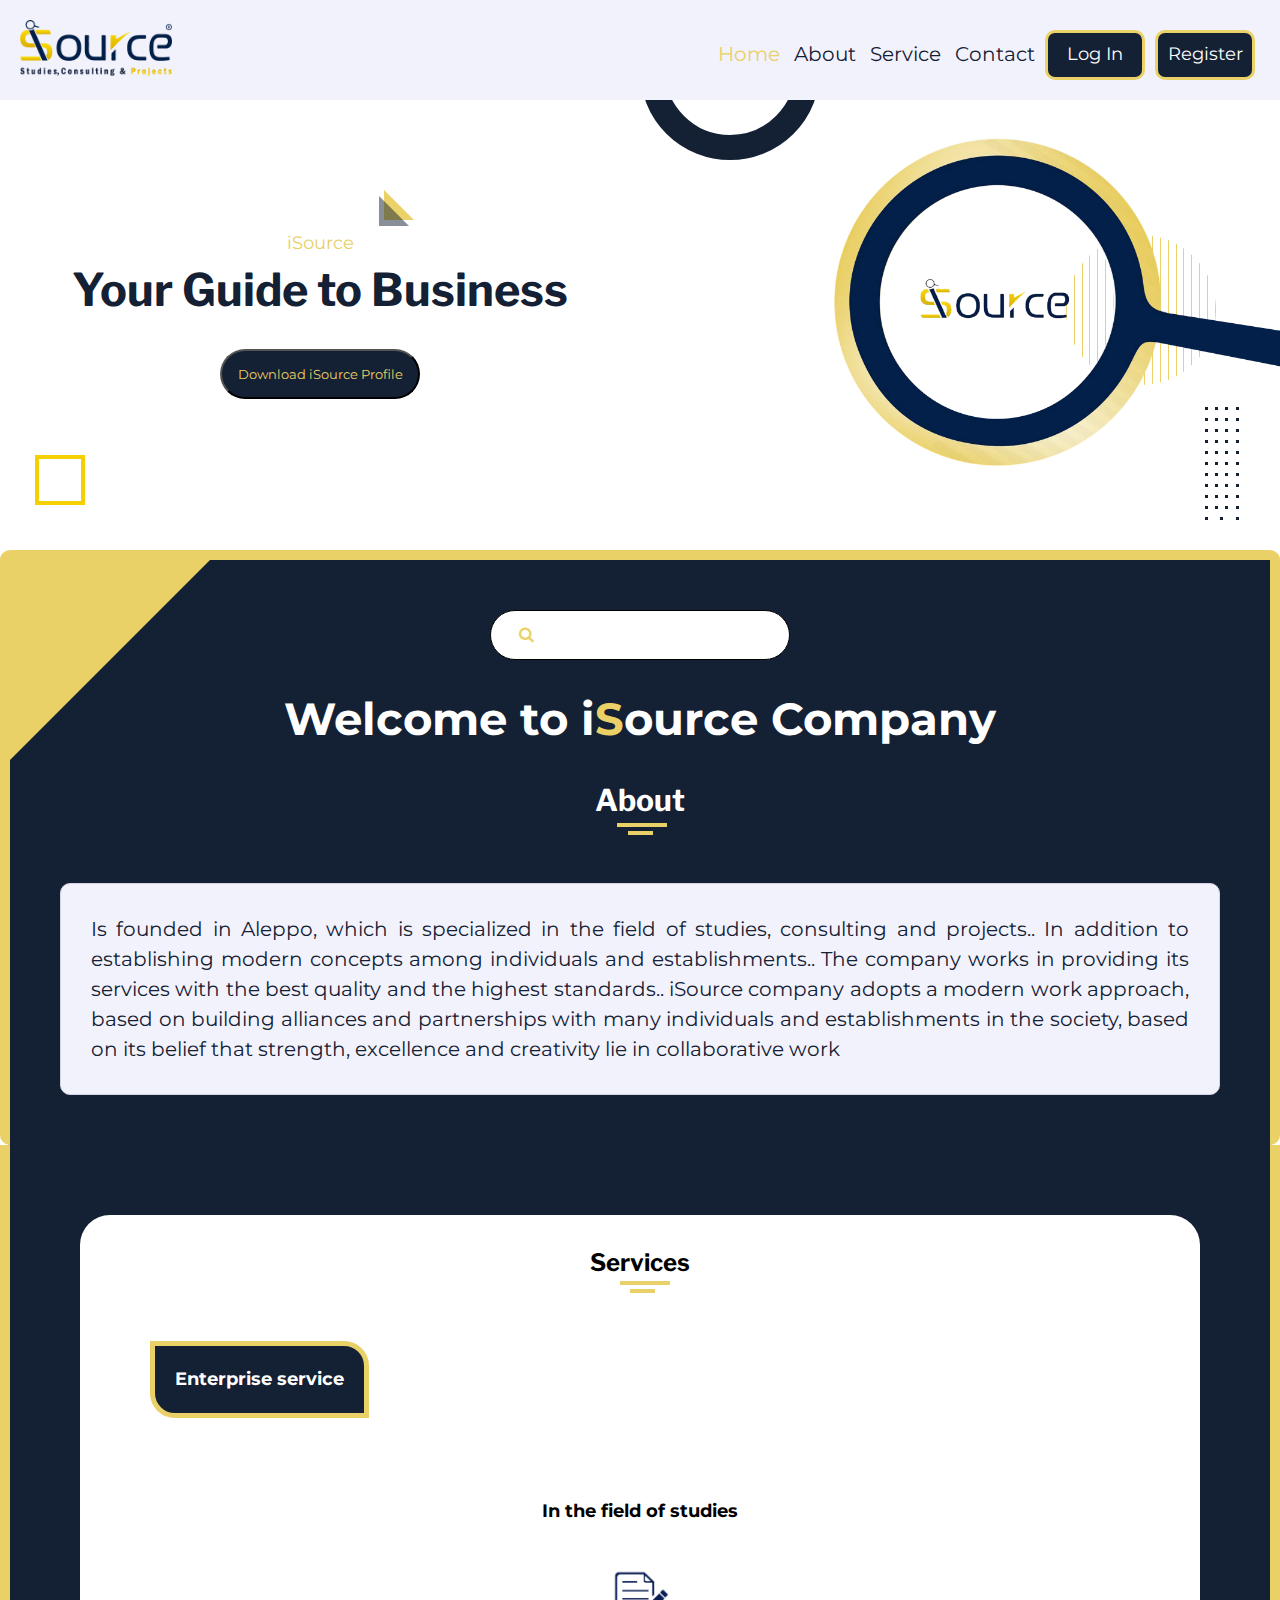
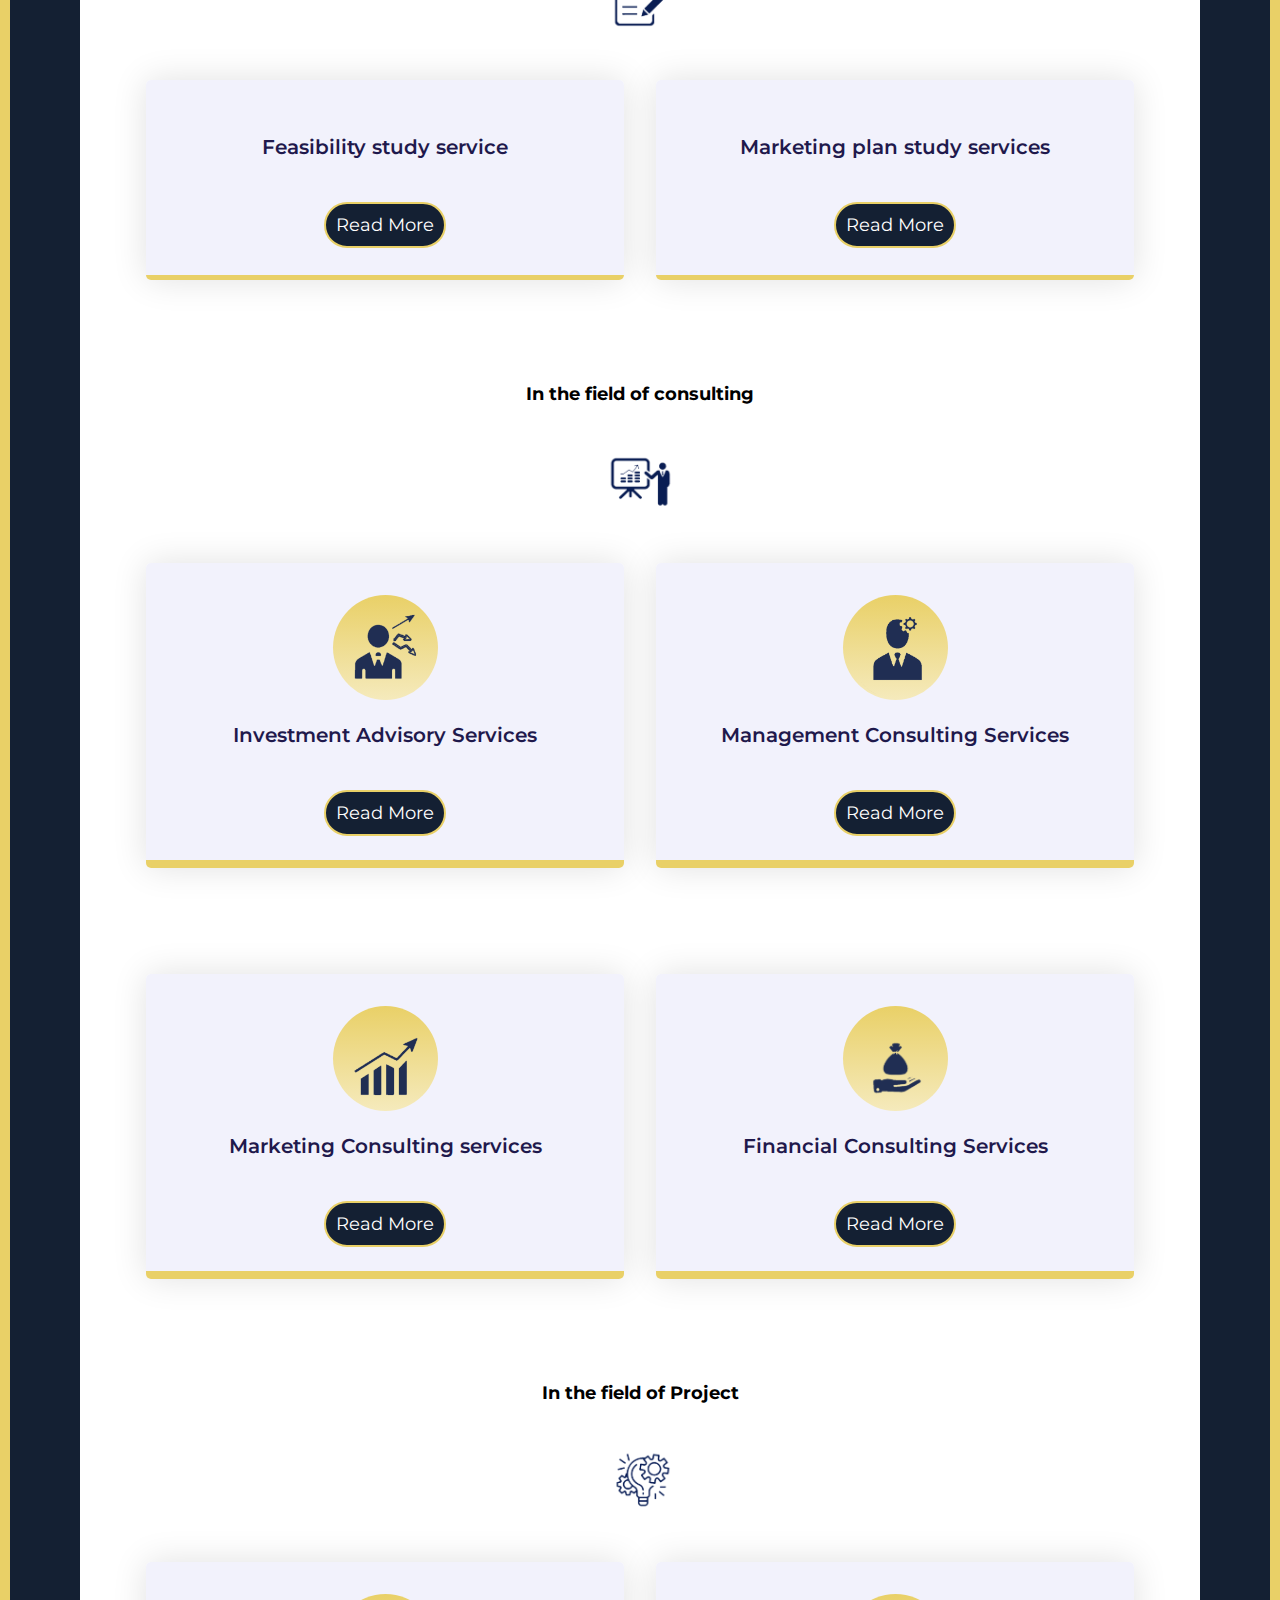
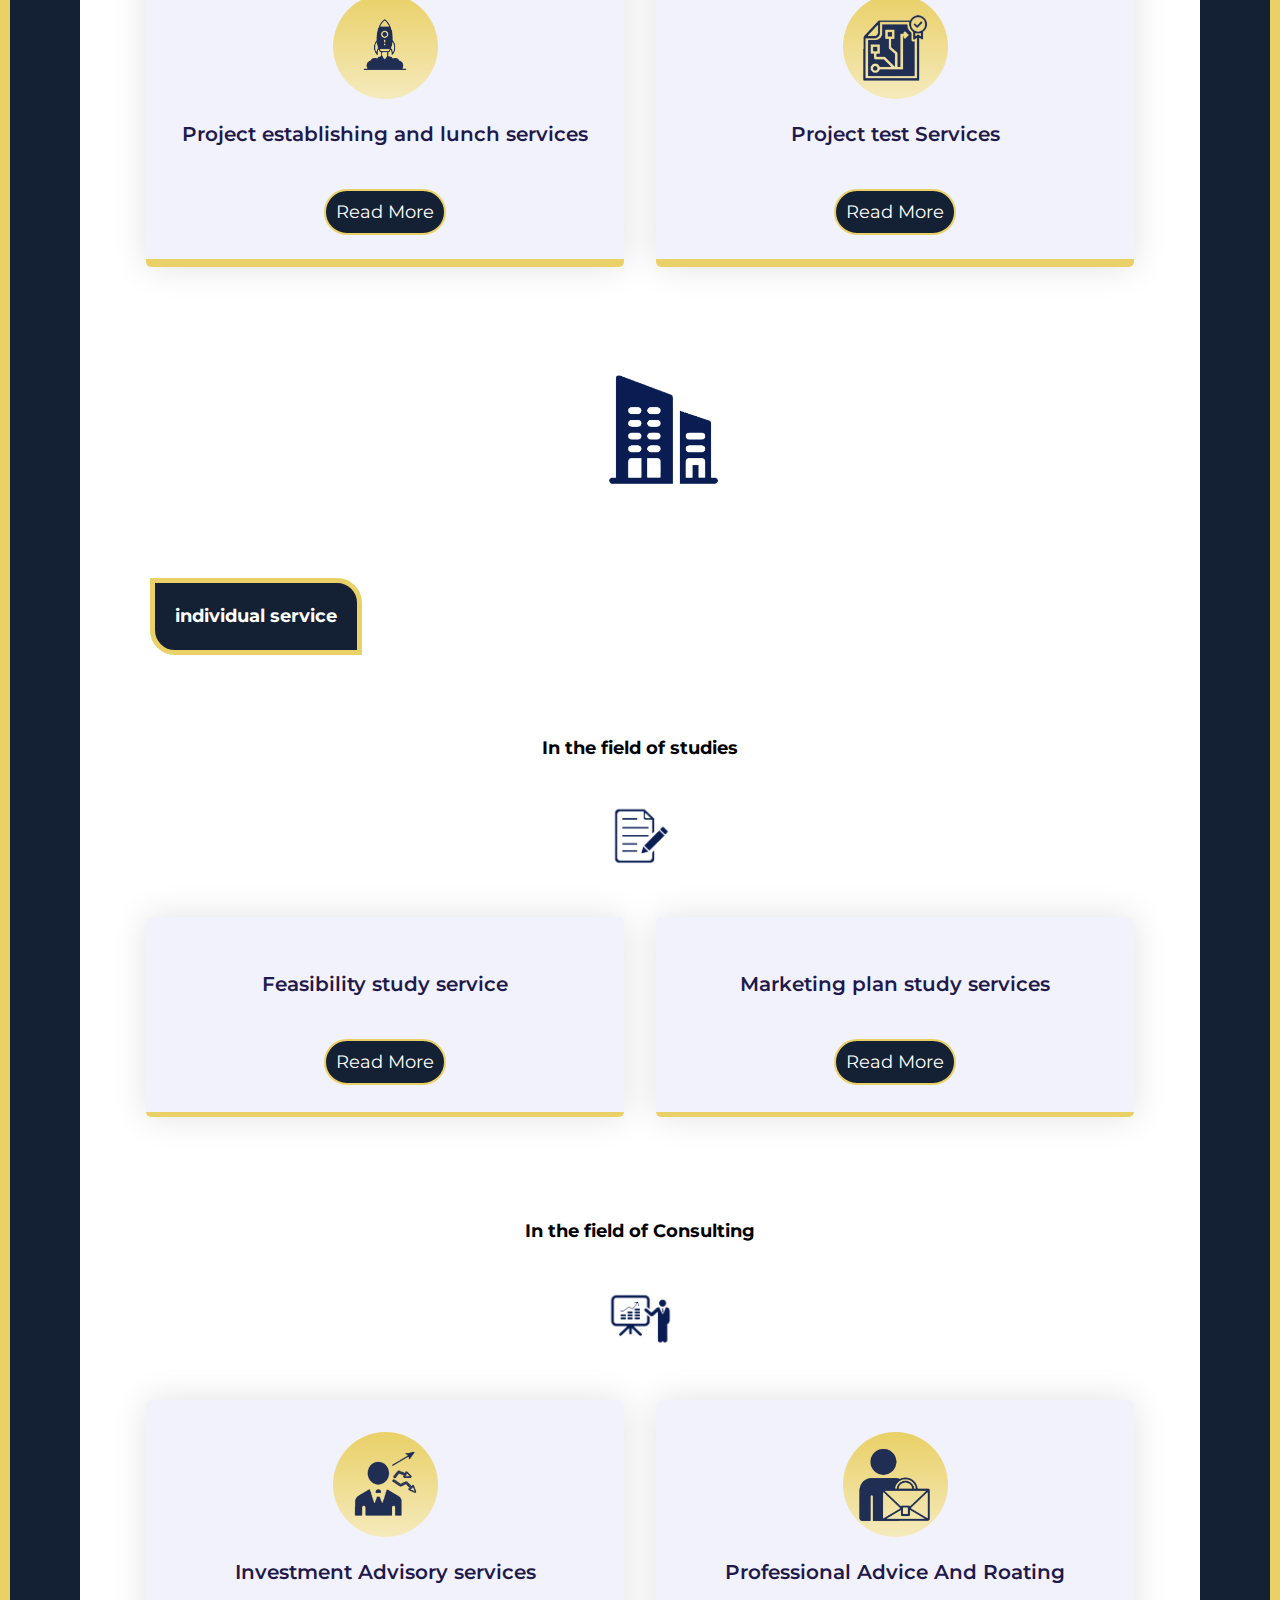
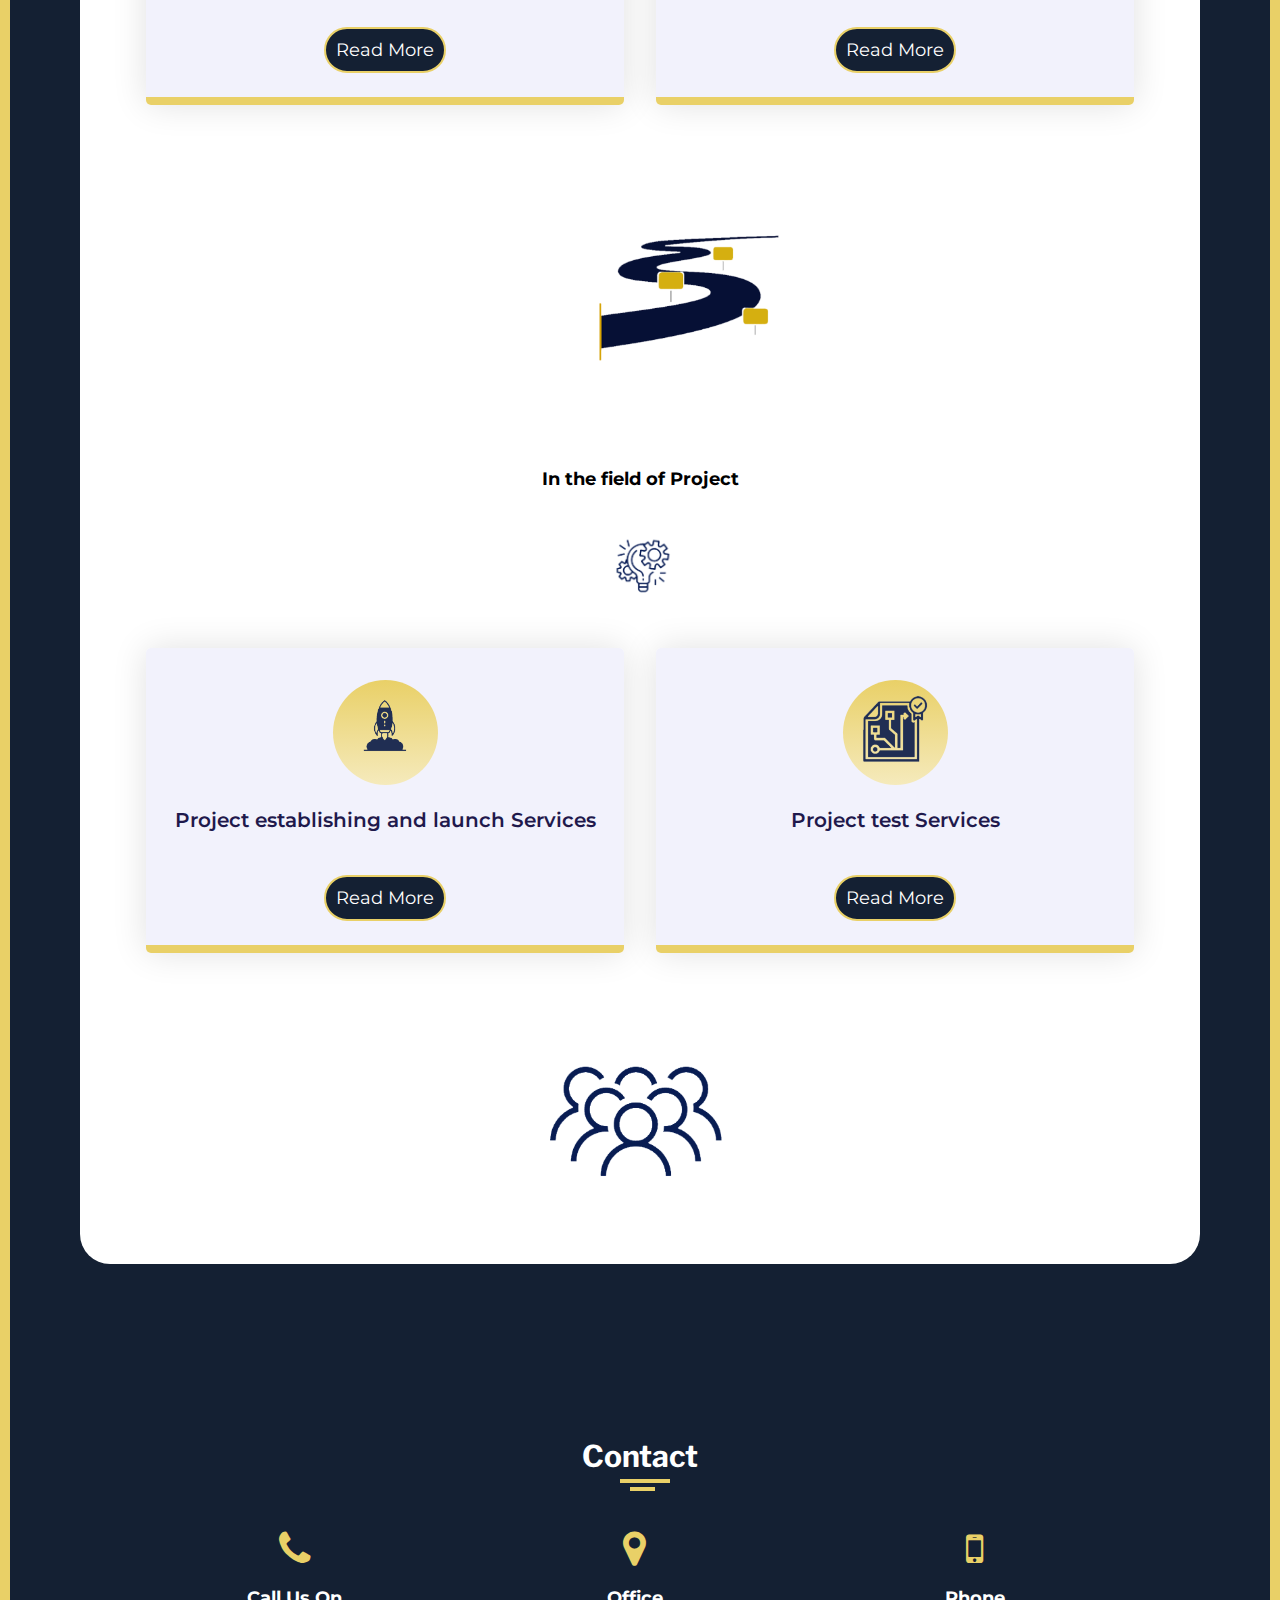
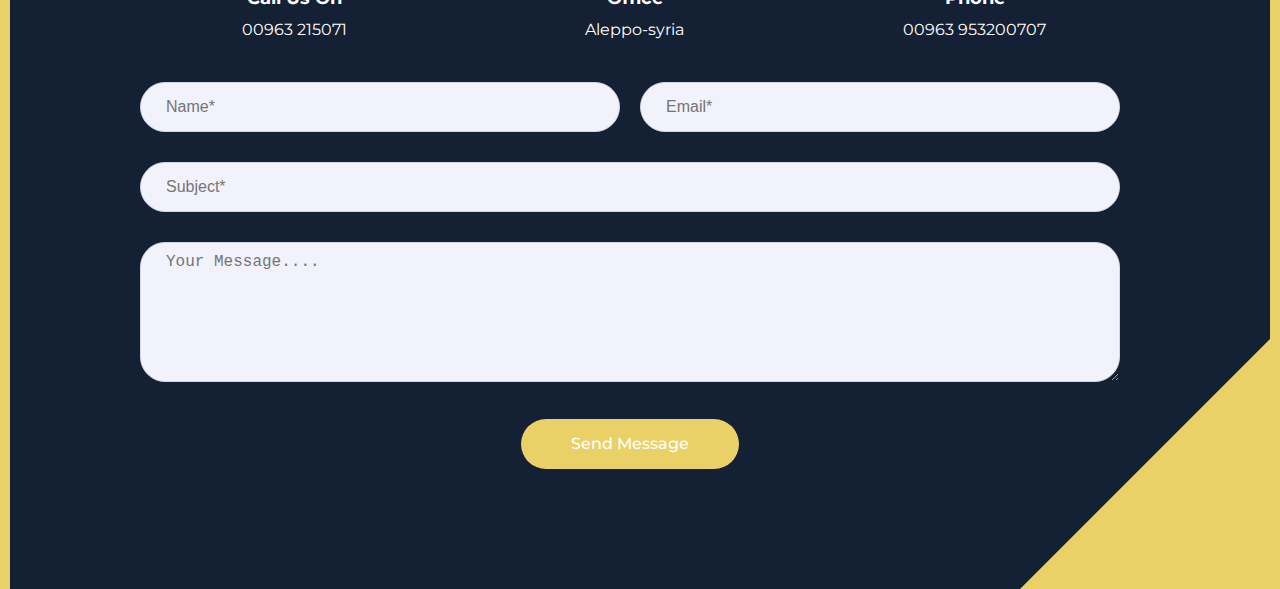
<file: isource/index.html>
<!DOCTYPE html>
<html>
    <head>
        <link rel="stylesheet" href="https://cdnjs.cloudflare.com/ajax/libs/font-awesome/4.7.0/css/font-awesome.min.css">
         <link rel="stylesheet" href="css/style.css">
         <link rel="stylesheet" href="css/w3animation.css">
    </head>
<body>
      <!-- Preload -->
       <!-- <div class="preloader">
         <div class="loader">      
         </div>
       </div> -->
    <!-- Preload End-->
  <a href="#home" id="backto-top" class="back-to-top">
    <i class="fa fa-angle-double-up"></i>
   </a>
 
    <div class="nav">
        <div class="iconnav ">
            <img src="img/Asset 103.png" alt="" class="isource">
        </div>
        <div class="btn-nav" id="btn-nav">
          <span></span>
         
        </div>
        <div class="heder-nav" id="navbar">
          <button class="log">Register</button>
          <button class="log">Log In</button>
          
            <ul class="ul-nav">
                <li><a class="nav-link active" href="#">Home</a></li>
                <li><a class="nav-link " href="#about">About</a></li>
                <li><a class="nav-link"  href="#service">Service</a></li>
                <li><a class="nav-link"  href="#contact">Contact</a></li>
            </ul>
        </div>
    </div>
    <section class="home-section" id="home">
        <div class="effect-wrap">
            <div class="effect effect-1">
            </div>
            <div class="effect effect-2">
                <div></div>
                <div></div>
                <div></div>
                <div></div>
                <div></div>
                <div></div>
                <div></div>
                <div></div>
                <div></div>
                <div></div>
                <div></div>
                <div></div>
                <div></div>
                <div></div>
                <div></div>
                <div></div>
                <div></div>
                <div></div>
                <div></div>
                <div></div>


            </div>
            <div class="effect effect-3">
            </div>
            <div class="effect effect-4">
            </div>
            <div class="effect effect-5">
                <div></div>
                <div></div>
                <div></div>
                <div></div>
                <div></div>
                <div></div>
                <div></div>
                <div></div>
                <div></div>
                <div></div>
                <div></div>
                <div></div>
                <div></div>
                <div></div>
                <div></div>
                <div></div>
                <div></div>
                <div></div>
                <div></div>
                <div></div>
                <div></div>
                <div></div>
                <div></div>
                <div></div>
                <div></div>
                <div></div>
                <div></div>
                <div></div>
                <div></div>
                <div></div>
                <div></div>
                <div></div>
                <div></div>
                <div></div>
                <div></div>
                <div></div>
                <div></div>
                <div></div>
                <div></div>
                <div></div>
                <div></div>
                <div></div>
                <div></div>
            </div>
        </div>
        <div >
            <div class="row full-screen align-item-center">
                <div class="home-text w3-animate-zoom">
                    <p>iSource</p>
                    <h2>Your Guide to Business</h2>
                    <div>
                     
                        <a href="C:\Users\hp\Desktop\iSource Profile" download>
                          <button class="download">Download iSource Profile
                          </button>
                          </a>
                      
                    </div>
                </div>
                <div class="home-img ">
                    <div class="img-box inner-shadow">
                        <img src="img/88.png"  class="outer-shadow" alt="">
                    </div>

                </div>

            </div>
        </div>
    </section>
    <section class="about-section align-item-center" id="about">
      <div class="regtangel"></div>
        <div class="container align-items-center">
          <form class="search"  action="">
            <i class="fa fa-search" aria-hidden="true"></i>
          <input type="search"  class="search-input" >
          </form>
         
               <div class="title ">
                 <h1 class="welcom w3-animate-opacity">Welcome to i<span class="s">S</span>ource Company</h1>
                   <h2 >
                       About
                   </h2>

               </div>
               
               <div class="discription shadow-dark" >
                   <p>
                    Is founded in Aleppo, which is specialized in the field of studies, consulting and 
                    projects..
                    In addition to establishing modern concepts among individuals and establishments.. 
                    The company works in providing its services with the best quality and the highest 
                    standards..
                    iSource company adopts a modern work approach, based on building alliances and 
                    partnerships with many individuals and establishments in the society, based on its belief 
                    that strength, excellence and creativity lie in collaborative work
                   </p>

               </div>
               <!-- <div class="img-discription">
                  <img src="img/SharedScreenshot.jpg" alt="">
               </div> -->
        </div>
    </section>
    <section class="service-section" id="service">
        <div class="container align-items-center">
            <div class="title ">
                <h2 class="animate__bounceIn">
                    Services
                </h2>
            </div>  
            <div class="row">
                <h2 class="section-heading-main heading_main">Enterprise service</h2>
              </div>
              <div class=" align-item-center">
                <h6 class="section-heading">In the field of studies</h6>
                <div class="service-img">
                  <img src="img/10.png" width="70" height="70" alt="">
                </div>
              </div>
              <div class="row">
                <!-- item -->
                <div class="column">
                  <div class="card card1">
                    <h3>Feasibility study service</h3>
                    <button  id="myBtn" class="read">
                      Read More
                    </button>
                   
                  </div>
                  <p class="paragraph" id="more">
                    We provide this service to establishments which like to launch new 
                    sub-projects or new departments in the establishment, where all 
                    administrative, technical, marketing, financial aspects are studied, and 
                    risk analysis. 
                  </p>
                </div>
               
                <!-- item1 -->
                <div class="column">
                  <div class="card card2">
                    
                    <h3>Marketing plan study services</h3>
                    <button  onclick="myFunction1()" id="myBtn1" class="read">
                      Read More
                    </button>
                   
                  </div>
                  <p  class="paragraph" id="more1">
                    We provide, a comprehensive marketing 
                    plan for launching products or services to be 
                    marketed and published in the markets, 
                    planning for road advertising campaigns, 
                    radio, television, and all advertising media, in 
                    addition to E-marketing plan, we add various 
                    ideas according to the customer's need.
                  </p>
                </div>
               </div>
              <div class="align-item-center">
                <h6 class="section-heading">In the field of consulting</h6>
                 <div class="service-img">
                  <img src="img/13.png" width="70" height="70" alt="">
                 </div>
              </div>
              <div class="row">
                <div class="column">
                  <div class="card card3">
                    <div class="icon-wrapper">
                      <img src="img/33333.png" class="img-icon" alt="">
                    </div>
                    <h3>Investment Advisory Services</h3>
                    <button  onclick="myFunction2()" id="myBtn2" class="read">
                      Read More
                    </button>
                   
                  </div>
                  <p  class="paragraph" id="more2">
                    We provide Consulting session/s 
                   for investment decisions and appropriate 
                   alternatives, depending on the 
                   establishment investment data and 
                   investment data in the status quo.
                  </p>
                </div>
                <div class="column">
                  <div class="card card4">
                    <div class="icon-wrapper">
                      <i class="fas fa-brush"></i>
                      <img src="img/444444444.png" class="img-icon" alt="">
                    </div>
                    <h3>Management Consulting Services</h3>
                    <button  onclick="myFunction3()" id="myBtn3" class="read">
                      Read More
                    </button>
                   
                  </div>
                  <p  class="paragraph" id="more3">
                    We provide a consulting session/s
                    for organizational structures, internal 
                    procedures, work mechanisms and all 
                    administrative systems of the 
                    establishment.
                    </p>
                </div>
                <div class="column">
                  <div class="card card5">
                    <div class="icon-wrapper">
                      <i class="fas fa-hammer"></i>
                      <img src="img/5555.png" class="img-icon" alt="">
                    </div>
                    <h3>Marketing Consulting services</h3>
                    <button  onclick="myFunction4()" id="myBtn4" class="read">
                      Read More
                    </button>
                  
                  </div>
                  <p  class="paragraph" id="more4">
                    We provide a consulting session/s 
                    for marketing management and general 
                    marketing situation for the establishment
                    and its services/products after studying 
                    the current data and analyzing the 
                    establishment and the market.</p>
                </div>
                <div class="column">
                  <div class="card card6">
                    <div class="icon-wrapper">
                      <i class="fas fa-brush"></i>
                      <img src="img/6666666.png" width="70" height="70" alt="">
                    </div>
                    <h3>Financial Consulting Services </h3>
                    <button  onclick="myFunction5()" id="myBtn5" class="read">
                      Read More
                    </button>
                  
                  </div>
                  <p  class="paragraph" id="more5">
                    We provide a consulting session/s 
                    for financial management and financial 
                    position of the establishment, salary and 
                    wages systems, pricing and costing
                    policies, and all data related to the 
                    financial position of the establishment.
                    </p>
                </div>
              </div>
              
              <div class="align-item-center">
                <h6 class="section-heading">In the field of Project</h6>
                <div class="service-img">
                  <img src="img/9999999999.png" width="70" height="70" alt="">
                </div>
               
              </div>
              <div class="row">
                <div class="column">
                  <div class="card card7">
                    <div class="icon-wrapper">
                      <i class="fas fa-hammer"></i>
                      <img src="img/7777.png" class="img-icon" alt="">
                    </div>
                    <h3>Project establishing and lunch services</h3>
                    <button  onclick="myFunction6()" id="myBtn6" class="read">
                      Read More
                    </button>
                   
                  </div>
                  <p  class="paragraph" id="more6">
                    Implementing a project 
                    plan completely based on the 
                    economic feasibility study and 
                    provide the necessary supplies and 
                    tools for the project, and human 
                    resources in addition to the internal 
                    systems and procedures until 
                    entering the market and then the 
                    project is delivered.</p>
                </div>
                <div class="column">
                  <div class="card card8">
                    <div class="icon-wrapper">
                      <i class="fas fa-brush"></i>
                      <img src="img/Untitled-1.png" class="img-icon" alt="">
                    </div>
                    <h3>Project test Services</h3>
                    <button  onclick="myFunction7()" id="myBtn7" class="read">
                      Read More
                    </button>
                  
                  </div>
                  <p  class="paragraph" id="more7">
                    Implementing a project 
                    plan partially using the least 
                    amount of the specified total 
                    capital, where we can test the 
                    project in the market before 
                    launching it in its comprehensive 
                    form in order to directly measure 
                    the data in the markets and reduce 
                    the risks of investing the total .</p>
                </div>
              
              </div>
              <img src="img/88888888888.png" class="imgbig" width="150" alt="">
              <!-- personal service -->
              
            <div class="row">
                <h2 class="section-heading-main individual">individual service</h2>
                
              </div>
              <!-- first -->
              <div class="align-item-center">
                <h6 class="section-heading">In the field of studies</h6>
                <div class="service-img">
                  <img src="img/10.png" width="70" height="70" alt="">
                </div>
              </div>
              <div class="row">
                <div class="column">
                  <div class="card card9">
                    <h3>Feasibility study service</h3>
                    <button  onclick="myFunction8()" id="myBtn8" class="read">
                      Read More
                    </button>
                
                  </div>
                  <p  class="paragraph" id="more8">
                    We provide this service to individuals, whose like to invest their money in a 
                    project.. whether this project is under their own management or the 
                    management of someone else.. where we study all administrative, technical, 
                    marketing, financial aspects, and risk analysis.</p>
                </div>
                <div class="column">
                  <div class="card card10">
                    <h3>Marketing plan study services</h3>
                    <button  onclick="myFunction9()" id="myBtn9" class="read">
                      Read More
                    </button>
                   
                  </div>
                  <p  class="paragraph" id="more9">
                    We provide, a comprehensive marketing 
                    plan for individual, focusing on personal 
                    marketing and building personal identity in the 
                    business world, depending on the services or 
                    skills that the individual can provide, and 
                    studying the target segment and how 
                    to reach it.</p>
                </div>
               </div>
             
              <!-- 2 -->
              <div class="align-item-center">
                <h6 class="section-heading">In the field of Consulting</h6>
               <div class="service-img">
                <img src="img/13.png" width="70" alt="">
               </div>
              </div>
              <div class="row">
                <div class="column">
                  <div class="card card11">
                    <div class="icon-wrapper">
                      <img src="img/33333.png" class="img-icon" alt="">
                    </div>
                    <h3>Investment Advisory services</h3>
                    <button  onclick="myFunction10()" id="myBtn10" class="read">
                      Read More
                    </button>
                   
                  </div>
                  <p  class="paragraph" id="more10">
                    We provide a consulting session/s 
                    for investment decisions and appropriate 
                    alternatives, depending on the investment 
                    data of the individual and the investment 
                    data in the status quo</p>
                </div>
                <div class="column">
                  <div class="card card12">
                    <div class="icon-wrapper">
                      <img src="img/12.png" class="img-icon" alt="">
                    </div>
                    <h3>Professional Advice And Roating</h3>
                    <button  onclick="myFunction11()" id="myBtn11" class="read">
                      Read More
                    </button>
                  
                  </div>
                  <p  class="paragraph" id="more11">
                    We provide a consulting session/s 
                    for guiding the individual to achieve the 
                    highest possible efficiency and 
                    effectiveness in addition to the scheme for 
                    developing personal skills and linking 
                    them with the goal to be achieved during a 
                    specified period of time.</p>
                </div>
              
              </div>
              <img src="img/11111111111.png" class="imgbig" width="200" alt="">
               <!-- 1 -->
               <div class="align-item-center">
                <h6 class="section-heading">In the field of Project</h6>
                <div class="service-img">
                  <img src="img/9999999999.png" width="70" alt="">

                </div>
              </div>
              <div class="row">
                <div class="column">
                  <div class="card card13">
                    <div class="icon-wrapper">
                      <img src="img/7777.png" class="img-icon" alt="">
                    </div>
                    <h3>Project establishing and launch Services</h3>
                    <button  onclick="myFunction12()" id="myBtn12" class="read">
                      Read More
                    </button>
                   
                  </div>
                  <p  class="paragraph" id="more12">
                    Implementing a project 
                    plan completely based on the 
                    economic feasibility study and 
                    provide the necessary supplies and 
                    tools for the project, and human 
                    resources, in addition to the 
                    internal systems and procedures 
                    until entering the market and then 
                    the project is delivered.</p>
                </div>
                <div class="column">
                  <div class="card card14">
                    <div class="icon-wrapper">
                      <img src="img/Untitled-1.png" class="img-icon" alt="">
                    </div>
                    <h3>Project test Services</h3>
                    <button  onclick="myFunction13()" id="myBtn13" class="read">
                      Read More
                    </button>
                 
                  </div>
                  <p  class="paragraph" id="more13">
                    Implementing a project plan 
                    partially using the least amount of the 
                    specified total capital, where we can 
                    test the project in the market before 
                    launching it in its comprehensive form 
                    in order to directly measure the data 
                    in the markets and reduce the risks of 
                    investing the total capital.</p>
                </div>
              
              </div>
              <img src="img/14.png" width="200" alt="">
     </div>
    </section>
    <section class="contact-section" id="contact">
        <div class="container align-items-center contact_animation1">
            <div class="title ">
                <h2>
                    Contact
                </h2>
            </div>  
            
                <div class="row">
                    <!-- contact-info-item -->
                    <div class="contact-info-item padd-15">
                        <div class="icon"><i class="fa fa-phone"></i></div>
                        <h4>Call Us On</h4>
                        <p>00963 215071</p>
                    </div>
                    <!-- contact-info-item End -->
                     <!-- contact-info-item -->
                     <div class="contact-info-item padd-15">
                        <div class="icon"><i class="fa fa-map-marker"></i></div>
                        <h4>Office</h4>
                        <p>Aleppo-syria</p>
                    </div>
                    <!-- contact-info-item End -->
                     <!-- contact-info-item -->
                     <div class="contact-info-item padd-15">
                        <div class="icon"><i class="fa fa-mobile"></i></div>
                        <h4>phone</h4>
                        <p>00963 953200707</p>
                    </div>
                    <!-- contact-info-item End -->
                </div>
                <!-- Contact form -->
                <div class="row ">
                    <form class="contact-form padd-15">
                        <div class="row">
                            <div class="form-item col-6 padd-15">
                                <div  class="form-group">
                                    <input type="text" class="form-control" placeholder="Name*">
                                </div>
                            </div>
                            <div class="form-item col-6 padd-15">
                                <div class="form-group ">
                                    <input type="text" class="form-control" placeholder="Email*">
                                </div>
                            </div>
                        </div>
                        <div class="row ">
                            <div class="form-item col-12 padd-15">
                                <div class="form-group ">
                                    <input type="text" class="form-control " placeholder="Subject*">
                                </div>
                            </div>      
                        </div>
                        <div class="row ">
                            <div class="form-item col-12 padd-15">
                                <div class="form-group ">
                                    <textarea  class="form-control " placeholder="Your Message...."></textarea>
                                </div>
                            </div>      
                        </div>
                        <div class="row ">
                            <div class=" col-12 padd-15">
                                <button type="submit" class="btn">Send Message</button>
                            </div>      
                        </div>
                    </form>

                </div>
           
     </div>
     <div class="regtangel1"></div>
    </section>
    
 <script
   src="https://ajax.googleapis.com/ajax/libs/jquery/3.6.0/jquery.min.js">
 </script>
 <script src="js/java.js"></script>
 <script src="js/app.js"></script>
</body>
</html>
</file>
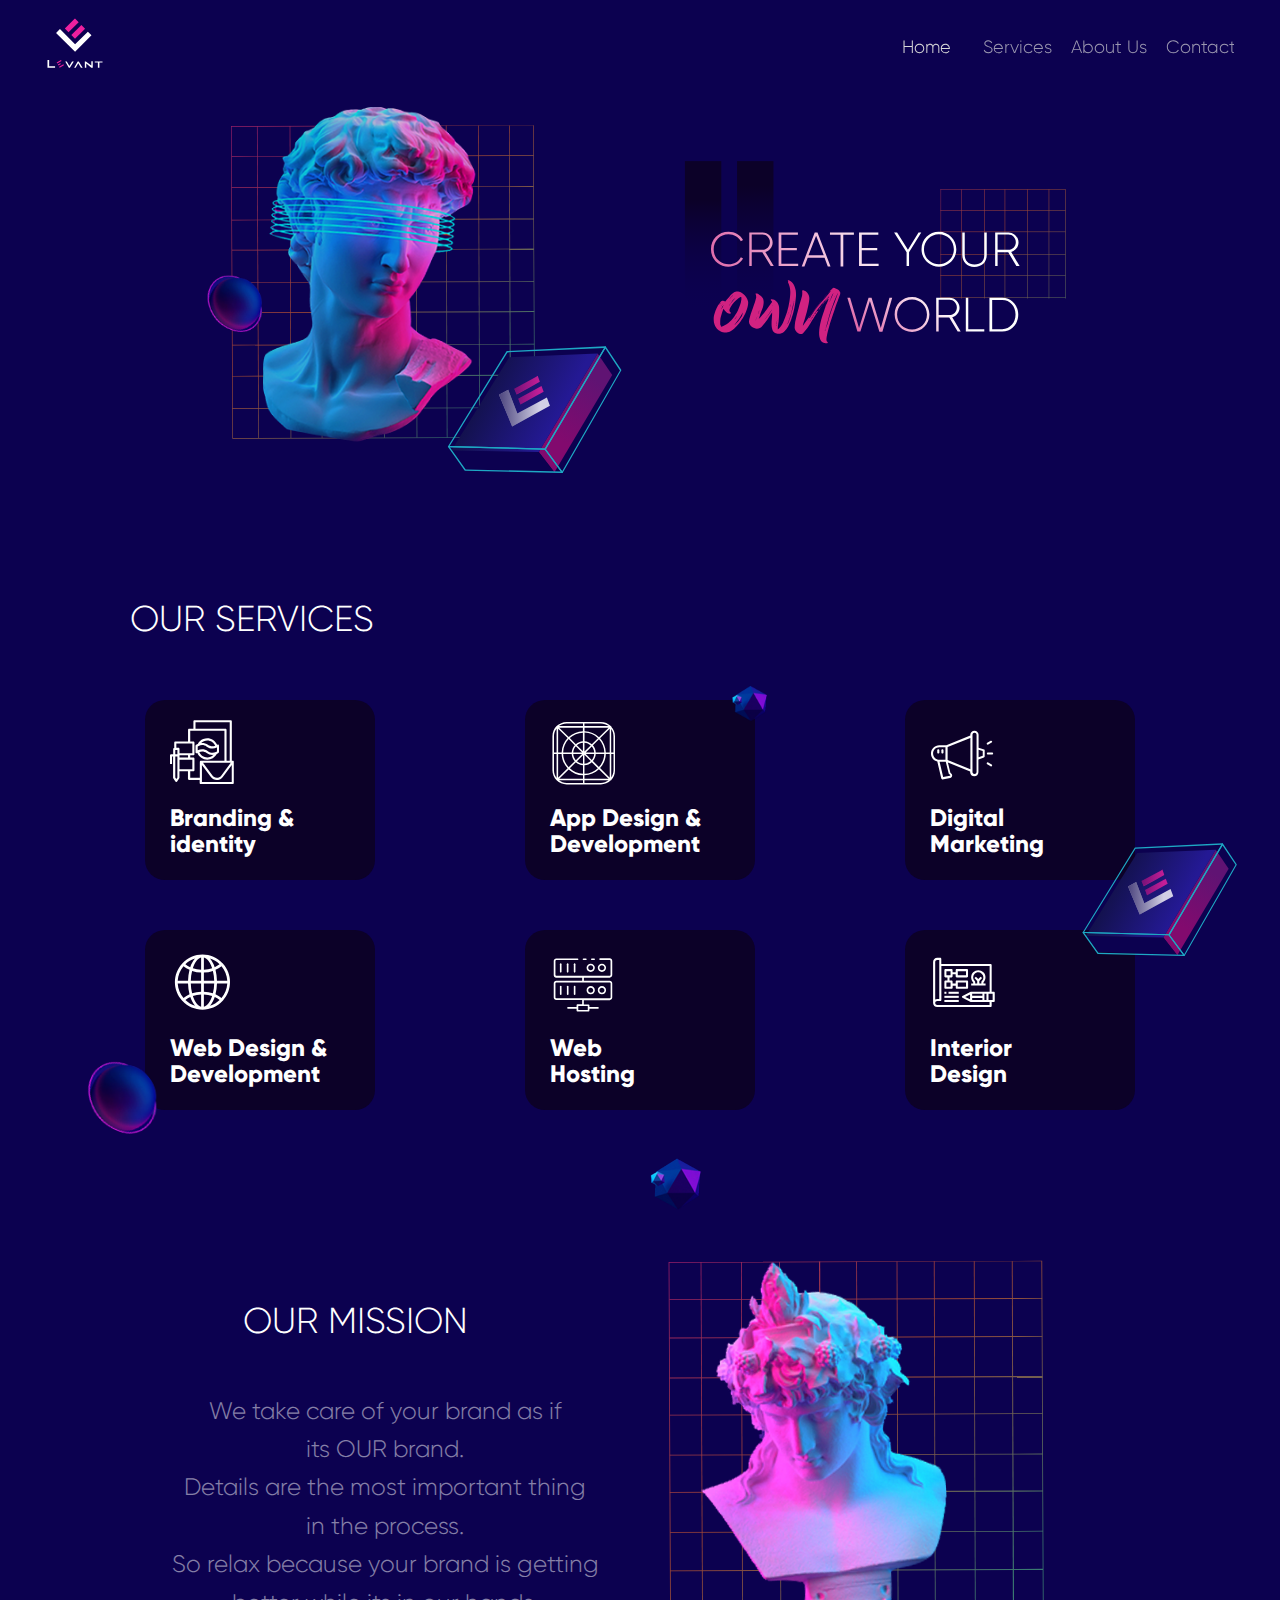
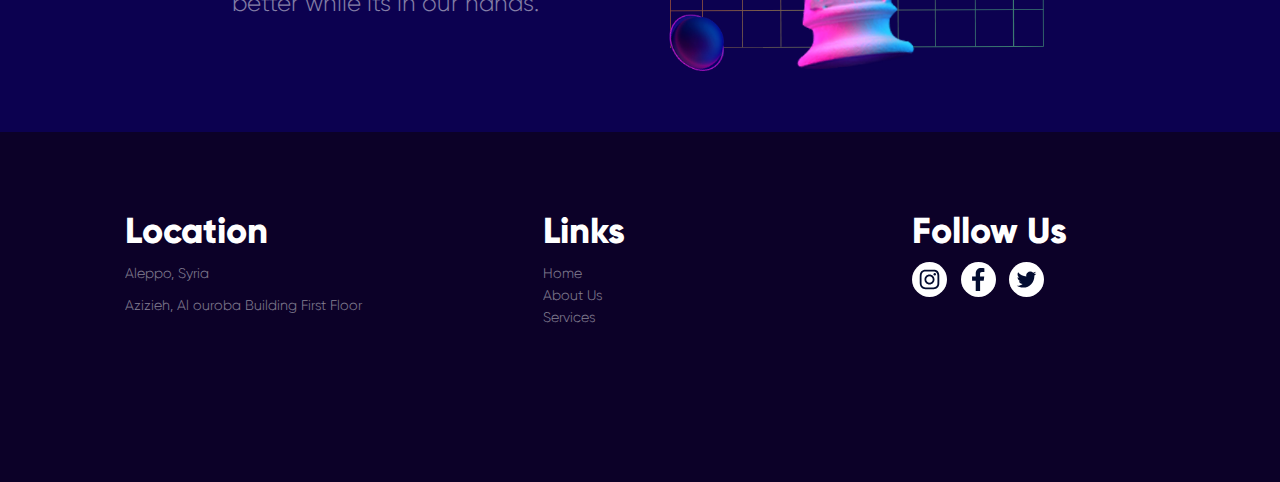
<file: lavant/index.html>
<html>
<head>
	<title>Levant Home</title>
  <link rel="shortcut icon" href="svg/levant logo-01.svg" type="image/x-icon">
	<meta charset="utf-8">
	<meta name="viewport" content="width=device-width, initial-scale=1">
	<link rel="stylesheet" type="text/css" href="css/bootstrap.css">
	<link rel="stylesheet" type="text/css" href="css/bootstrap.min.css">
  <link rel="stylesheet" type="text/css" href="cssstyle/navestyle.css">
  <link rel="stylesheet" type="text/css" href="cssstyle/style.css">
</head>
<body>
	<header id="navbar">
        <nav class="navbar-container ">
          <a class="navbar-brand" href="#">
         <img  src="svg/levant logo-01.svg" style="margin-right: 25px;" > 
         </a>
          <button type="button" class="navbar-toggle" aria-label="Open navigation menu">
              <span class="icon-bar"></span>
              <span class="icon-bar"></span>
              <span class="icon-bar"></span>
          </button>
          <div class="navbar-menu">
            <ul class="navbar-links">
			  <li class="navbar-item"><a class="navbar-link active" href="index.html">Home</a></li>
			  <li class="navbar-item"><a class="navbar-link" href="services.html">Services </a></li>
              <li class="navbar-item"><a class="navbar-link" href="aboutas.html">About Us</a></li>
              <li class="navbar-item"><a class="navbar-link" href="contact.html">Contact</a></li>
           
            </ul>
          </div>
        </nav>
    </header>
  <div class="container">
    <div class="cont row">
      <div class=" col-lg-6 col-md-6 col-sm-12">
       <div  class="div1">
        <img class="grid" src="svg/grid.svg">
        <img class="img" src="img/statue-01.png">
        <img class="box" src="svg/box levant-01.svg">
        <img class="bol" src="img/ball-01.png">
       </div>
      </div>
      <div class=" col-lg-6 col-md-6 col-sm-12">
        <div  class="div">
          <img class="box1" src="svg/create your own world.svg">
          
        </div>
      </div>
    </div>
    <div class="srvice">
      <h1>  OUR SERVICES</h1>
      <div class="row" >
        <div class="col-lg-4 col-md-4 col-sm-12" >
          <div class="contcard">
            <a  href="services.html#identity" class="card">
              <img src="svg/icon-01.svg">
              <h3>Branding &<br> identity</h3> 
          </a>
          </div>
        </div>
        <div class="col-lg-4 col-md-4 col-sm-12">
          <div class="contcard">
          <a  href="services.html#Apdesign" class="card">
            <img src="svg/icon-02.svg">
            <h3>App Design &<br> Development</h3>
          </a>
          <img class="iconpng" src="img/crystal.png" >
          </div>
        </div>
        <div class="col-lg-4 col-md-4 col-sm-12">
          <div class="contcard">
          <a  href="services.html#dmark" class="card">
            <img src="svg/icon-03.svg">
            <h3>Digital <br>Marketing</h3>
          </a>
          </div>
        </div>
        </div>
       
        <div class="row">
          <div class="col-lg-4 col-md-4 col-sm-12">
            <div class="contcard">
            <a  href="services.html#wdesign" class="card">
              <img src="svg/icon-05.svg">
              <h3>Web Design &<br> Development</h3>
            </a>
            <img class="bol2" src="img/ball-01.png">
            </div>
          </div>
          <div class="col-lg-4 col-md-4 col-sm-12">
            <div class="contcard">
            <a  href="services.html#whosting" class="card">
              <img src="svg/icon-04.svg">
              <h3>Web<br> Hosting</h3>
            </a>
            </div>
          </div>
          <div class="col-lg-4 col-md-4 col-sm-12">
            <div class="contcard" style="display: inline-flex;">
            <a class="card" href="services.html#intdesign">
              <img src="svg/icon-06.svg">
              <h3>Interior<br> Design</h3>
            </a>
            <img class="box2" src="svg/box levant-01.svg">
            </div>
          </div>
          </div>
      </div>
      <div class="containemg text-center">
        <img class="iconbig" src="img/crystal.png" >
   
      </div>
    <br>
    <div class="row">
      <div class="col-lg-6 col-md-6 col-sm-12" id="mission">
        <h1>OUR MISSION</h1>
        <p>We take care of your brand as if<br>
           its OUR brand.<br>
          Details are the most important thing<br>
          in the process.<br>
          So relax because your brand is getting<br>
          better while its in our hands.</p>
      </div>
   <div class="col-lg-6 col-md-6 col-sm-12" id="contgride">
        <img class="grid2" src="svg/grid.svg">
        <img class="statue2" src="img/statue 02-01.png">
        <img class="bol3" src="img/ball-01.png">
      </div>
   
    </div>
  </div>
  </div>
  <footer>
    <div class="row">
      <div class="col-xs-4 col-sm-4 col-md-4 col-lg-4" id="location">
        <h1>Location</h1>
        <p>Aleppo, Syria</p>
        <p>Azizieh, Al ouroba Building First Floor</p>
       

      </div>
      <div class="col-xs-4 col-sm-4 col-md-4 col-lg-4" id="links">
        <h1>Links</h1>
        <a href="#">Home</a>
        <a href="#">About Us</a>
        <a href="#">Services</a>

      </div>
      <div class="col-xs-4 col-sm-4 col-md-4 col-lg-4" id="follow">
        <h1>Follow Us</h1>
        <a href="#">
          <img src="svg/insta.svg" >
        </a>
        <a href="#">
          <img class="face" src="svg/face.svg" href="#">
        </a>
       
        <a href="#">
          <img src="svg/twitter.svg" href="#">
        </a>
        
      </div>
    </div>
   
  </footer>
  <script src="js/nav.js"></script>
  <script>
    window.onscroll = function() {
      if (document.body.scrollTop > 80 || document.documentElement.scrollTop > 80) {
    document.getElementById("navbar").style.backgroundColor = "#0c0128";
                                 }
   else {
    document.getElementById("navbar").style.backgroundColor = "transparent";
  }

}
    </script>
</body>
</html>
</file>
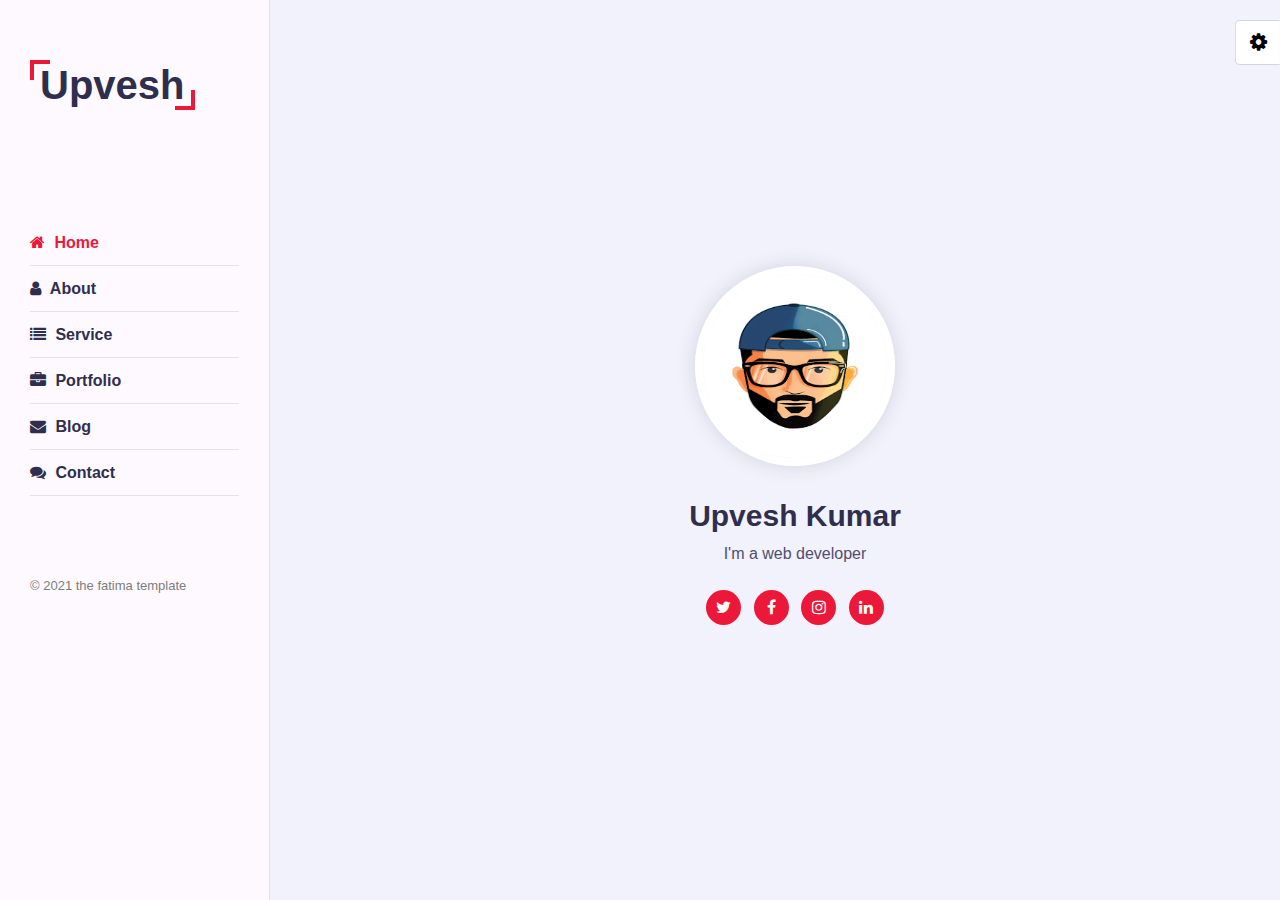
<file: personal-portfolio/index.html>
<!DOCTYPE html>
<html lang="eng">
    <title>Personal protfolie </title>
    <head>
     <meta charset="utf-8">
     <meta name="viewport" content="width=device-width, initail-scale=1">
     <link rel="stylesheet" href="https://cdnjs.cloudflare.com/ajax/libs/font-awesome/4.7.0/css/font-awesome.min.css">
     <link rel="stylesheet" href="https://cdnjs.cloudflare.com/ajax/libs/font-awesome/4.7.0/css/font-awesome.min.css">
     <link rel="stylesheet" href="css/style.css" type="text/css"> 
     <!-- <link rel="stylesheet" href="css/links/pink.css" type="text/css"> -->
     <!-- Live Style Switcher - Demo Only -->
     <link rel="stylesheet" class="alternate-style" title="pink" href="css/links/pink.css" type="text/css" >
     <link rel="stylesheet" class="alternate-style" title="blue" href="css/links/blue.css" type="text/css"  disabled>
     <link rel="stylesheet" class="alternate-style" title="green" href="css/links/green.css" type="text/css" disabled >
     <link rel="stylesheet" class="alternate-style" title="orange" href="css/links/orange.css" type="text/css" disabled>
     <link rel="stylesheet" class="alternate-style" title="yellow" href="css/links/yellow.css" type="text/css" disabled>
     <link rel="stylesheet" href="css/styleSwitcher.css" type="text/css"> 
    </head>
    <body>
        <!-- Preload -->
                <div class="preloader">
                    <div class="loader">      
                    </div>
                </div>
        <!-- Preload End-->
        <!--main container-->
        <div class="main-container">
            <!--Aside-->
            <div class="aside">
                  <!-- Nav Toggler Btn -->
                  <div class="nav-toggler">
                    <span></span>
                 </div>
                <!--nav-->
                <div class="aside-inner">
                <!--logo-->
                <div class="logo">
                    <a href="#"> Upvesh</a>
                </div>
                <ul class="nav">
                   <li> <a href="#home" class="active"> <i class="fa fa-home"></i> Home </a></li>
                   <li> <a href="#about"> <i class="fa fa-user"></i> About </a></li>
                   <li> <a href="#service"> <i class="fa fa-list"></i> Service </a></li>
                   <li> <a href="#protfolio"> <i class="fa fa-briefcase"></i> Portfolio </a></li>
                   <li> <a href="#blog"> <i class="fa fa-envelope"></i> Blog </a></li>
                   <li> <a href="#contact"> <i class="fa fa-comments"></i> Contact </a></li>
                </ul>
                <!--copyright-->
                <div class="copyright-text">
                    &copy; 2021 the fatima template  
                </div>
            </div>
        </div>
            <!--Aside End-->
            <!-- Main content-->
            <div class=" main-content">
                <!-- home section -->
                <section class="home section active" id="home">
                    <div class="container">
                        <div class="intro">
                            <img src="images/images.png" alt="profile" class="shadow-dark">
                            <h1>Upvesh Kumar</h1>
                            <p>I'm a web developer</p>
                            <div class="social-links">
                                <a href="#"><i class="fa fa-twitter"></i> </a>
                                <a href="#"> <i class="fa fa-facebook" ></i></a>
                                <a href="#"><i class="fa fa-instagram"></i> </a>
                                <a href="#"><i class="fa fa-linkedin"></i> </a>
                            </div>

                        </div>

                    </div>
                   
                </section>
                <!-- home section End-->
                <!-- About section -->
                <section class="about section" id="about">
                    <div class="container">
                        <div class="row">
                            <div class="section-title padd-15">
                                <h2>About Me</h2>
                            </div>
                        </div>
                        <div class="row">
                            <div class="about-container padd-15">
                                <div class="row">
                                    <div class="about-text padd-15">
                                        <h3>I`m Upvesh Kumar and <span> Web Developer</span> </h3>
                                        <p>
                                            hi! my name is upvesh kumar .I am wep dwveloper, and I`m very passionate and dedicated 
                                            to my work. with 10 years experience as a professional web developer, I hav aquired the
                                            skills and knowledge necessary to make your project a success. I enjoy every step of the 
                                            design process, from discussion and collaboration.
                                        </p>
                                    </div>
                                </div>
                                <div class="row">
                                    <div class="personal-info padd-15">
                                        <div class="row">
                                            <div class="info-item padd-15">
                                                <p>Birthday : <span> 5 June 1992</span></p>
                                            </div>
                                            <div class="info-item padd-15">
                                                <p>Age : <span> 28</span></p>
                                            </div>
                                            <div class="info-item padd-15">
                                                <p>website : <span> www.domain.com</span></p>
                                            </div>
                                            <div class="info-item padd-15">
                                                <p>Email : <span>info@gmail.com</span></p>
                                            </div>
                                            <div class="info-item padd-15">
                                                <p>Degree : <span> M.tech</span></p>
                                            </div>
                                            <div class="info-item padd-15">
                                                <p>Phone : <span> +9 0000 000 000</span></p>
                                            </div>
                                            <div class="info-item padd-15">
                                                <p>City : <span> Mumbai</span></p>
                                            </div>
                                            <div class="info-item padd-15">
                                                <p>Freelancer <span> Available</span></p>
                                            </div>
                                        </div>
                                        <div class="row">
                                            <div class="buttons padd-15">
                                                <a href="#" class="btn">Download Cv</a>
                                                <a href="#contact" date-section-index="1" class="btn hire-me">Hire Me</a>

                                            </div>

                                        </div>
                                    </div>
                                    <div class="skils padd-15">
                                        <div class="row">
                                            <div class="skill-item">
                                                <h5>Javascript</h5>
                                                <div class="progress">
                                                    <div class="progress-in" style="width: 76%"></div>
                                                     <div class="skill-precent">76%</div>
                                                </div>
                                            </div>
                                            <div class="skill-item">
                                                <h5>Wordpress</h5>
                                                <div class="progress">
                                                    <div class="progress-in" style="width: 90%"></div>
                                                     <div class="skill-precent">90%</div>
                                                </div>
                                            </div>
                                            <div class="skill-item">
                                                <h5>java</h5>
                                                <div class="progress">
                                                    <div class="progress-in" style="width: 80%"></div>
                                                     <div class="skill-precent">80%</div>
                                                </div>
                                            </div>
                                            <div class="skill-item">
                                                <h5>bootstap</h5>
                                                <div class="progress">
                                                    <div class="progress-in" style="width: 60%"></div>
                                                     <div class="skill-precent">60%</div>
                                                </div>
                                            </div>

                                        </div>
                                    </div>

                                </div>

                                <div class="row">
                                    <div class="education padd-15">
                                         <h3 class="title">Education</h3>
                                        <div class="row">
                                            <div class="timeline-box padd-15">
                                                <div class="timeline shadow-dark">
                                                    <!-- timeline Item-->
                                                    <div class="timeline-item">
                                                      <div class="circle-dot"></div>
                                                      <h6 class="timeline-date">
                                                      <i class="fa fa-calendar"></i> 2013 - 2015
                                                      </h6>
                                                      <h4 class="timeline-title">Master In Computer Science</h4>
                                                      <p class="timeline-text">
                                                        lorem ipsum dolor sit amet, consectetur adipiscing elit.
                                                        Quisque scelerisque diam non
                                                        nisi semper, et elementum Lorem ornare. </p>
                                                    </div>
                                                    <!--  End timeline Item--->
                                                      <!-- timeline Item-->
                                                      <div class="timeline-item">
                                                        <div class="circle-dot"></div>
                                                        <h6 class="timeline-date">
                                                        <i class="fa fa-calendar"></i> 2011 - 2013
                                                        </h6>
                                                        <h4 class="timeline-title">ٍStudied At Delhi University</h4>
                                                        <p class="timeline-text">
                                                          lorem ipsum dolor sit amet, consectetur adipiscing elit.
                                                          Quisque scelerisque diam non
                                                          nisi semper, et elementum Lorem ornare. </p>
                                                      </div>
                                                      <!--  End timeline Item--->
                                                        <!-- timeline Item-->
                                                    <div class="timeline-item">
                                                        <div class="circle-dot"></div>
                                                        <h6 class="timeline-date">
                                                        <i class="fa fa-calendar"></i> 2008 - 2011
                                                        </h6>
                                                        <h4 class="timeline-title">Bachelor Degree</h4>
                                                        <p class="timeline-text">
                                                          lorem ipsum dolor sit amet, consectetur adipiscing elit.
                                                          Quisque scelerisque diam non
                                                          nisi semper, et elementum Lorem ornare. </p>
                                                      </div>
                                                      <!--  End timeline Item--->
                                                </div>
                                            </div>
                                            
                       
                                        </div>
                                         
                                    </div>
                                    <div class="experience padd-15">
                                        <h3 class="title">Experience</h3>
                                        <div class="row">
                                            <div class="timeline-box padd-15">
                                                <div class="timeline shadow-dark">
                                                    <!-- timeline Item-->
                                                    <div class="timeline-item">
                                                      <div class="circle-dot"></div>
                                                      <h6 class="timeline-date">
                                                      <i class="fa fa-calendar"></i> 2013 - 2015
                                                      </h6>
                                                      <h4 class="timeline-title">Backend Developer</h4>
                                                      <p class="timeline-text">
                                                        lorem ipsum dolor sit amet, consectetur adipiscing elit.
                                                        Quisque scelerisque diam non
                                                        nisi semper, et elementum Lorem ornare. </p>
                                                    </div>
                                                    <!--  End timeline Item--->
                                                      <!-- timeline Item-->
                                                      <div class="timeline-item">
                                                        <div class="circle-dot"></div>
                                                        <h6 class="timeline-date">
                                                        <i class="fa fa-calendar"></i> 2011 - 2013
                                                        </h6>
                                                        <h4 class="timeline-title">Frontend developer</h4>
                                                        <p class="timeline-text">
                                                          lorem ipsum dolor sit amet, consectetur adipiscing elit.
                                                          Quisque scelerisque diam non
                                                          nisi semper, et elementum Lorem ornare. </p>
                                                      </div>
                                                      <!--  End timeline Item--->
                                                        <!-- timeline Item-->
                                                    <div class="timeline-item">
                                                        <div class="circle-dot"></div>
                                                        <h6 class="timeline-date">
                                                        <i class="fa fa-calendar"></i> 2008 - 2011
                                                        </h6>
                                                        <h4 class="timeline-title">Graphic Designer</h4>
                                                        <p class="timeline-text">
                                                          lorem ipsum dolor sit amet, consectetur adipiscing elit.
                                                          Quisque scelerisque diam non
                                                          nisi semper, et elementum Lorem ornare. </p>
                                                      </div>
                                                      <!--  End timeline Item--->
                                                </div>
                                            </div>
                                            
                       
                                        </div>

                                    </div>

                                </div>

                            </div>

                        </div>

                    </div>

                </section>
                <!-- End About section -->
                <!-- Service Section -->
                <section class="service section" id="service">
                    <div class="container">
                        <div class="row">
                            <div class="section-title padd-15">
                                <h2>Service</h2>
                            </div>
                        </div>
                        <div class="row">
                            <!-- service item -->
                            <div class="service-item padd-15">
                                <div class="service-item-inner">
                                    <div class="icon"><i class="fa fa-laptop"></i></div>
                                    <h4>Web design</h4>
                                    <p>lorem Ipsum is simple dummy text of the printing and typesetting
                                        industry lorem Ipsum.
                                    </p>
                                </div>
                            </div>
                            <!-- service item End-->
                            <!-- service item -->
                            <div class="service-item padd-15">
                                <div class="service-item-inner">
                                    <div class="icon"><i class="fa fa-photo"></i></div>
                                    <h4>Photography</h4>
                                    <p>lorem Ipsum is simple dummy text of the printing and typesetting
                                        industry lorem Ipsum.
                                    </p>
                                </div>
                            </div>
                            <!-- service item End-->
                            <!-- service item -->
                            <div class="service-item padd-15">
                                <div class="service-item-inner">
                                    <div class="icon"><i class="fa fa-code"></i></div>
                                    <h4>Web Development</h4>
                                    <p>lorem Ipsum is simple dummy text of the printing and typesetting
                                        industry lorem Ipsum.
                                    </p>
                                </div>
                            </div>
                            <!-- service item End-->
                            <!-- service item -->
                            <div class="service-item padd-15">
                                <div class="service-item-inner">
                                    <div class="icon"><i class="fa fa-film"></i></div>
                                    <h4>Video Editing</h4>
                                    <p>lorem Ipsum is simple dummy text of the printing and typesetting
                                        industry lorem Ipsum.
                                    </p>
                                </div>
                            </div>
                            <!-- service item End-->
                            <!-- service item -->
                            <div class="service-item padd-15">
                                <div class="service-item-inner">
                                    <div class="icon"><i class="fa fa-rocket"></i></div>
                                    <h4>Seo Optimization</h4>
                                    <p>lorem Ipsum is simple dummy text of the printing and typesetting
                                        industry lorem Ipsum.
                                    </p>
                                </div>
                            </div>
                            <!-- service item End-->
                            <!-- service item -->
                            <div class="service-item padd-15">
                                <div class="service-item-inner">
                                    <div class="icon"><i class="fa fa-paint-brush"></i></div>
                                    <h4>Logo Design</h4>
                                    <p>lorem Ipsum is simple dummy text of the printing and typesetting
                                        industry lorem Ipsum.
                                    </p>
                                </div>
                            </div>
                            <!-- service item End-->

                        </div>
                    </div>
                 </section>
                 <!-- Service Section End -->
                 <!-- protfolio section -->
                 <section class="protfolio section" id="protfolio">
                    <div class="container">
                        <div class="row">
                            <div class="section-title padd-15">
                                <h2>Portfolio</h2>
                            </div>
                        </div>
                        <div class="row">
                            <div class="protfolio-filter padd-15">
                                <button type="button" class="active" data-filter="all">All</button>
                                <button type="button" data-filter="wepdesign">Wepdesign</button>
                                <button type="button" data-filter="photography">Photography</button>
                                <button type="button" data-filter="wordpress">Wordpress</button>
                            </div>
                        </div>
                        <div class="row ">
                            <!-- Protfolio Itm -->
                            <div class="portfolio-item padd-15" data-category="all">
                                <div class="portfolio-item-inner shadow-dark">
                                    <div class="portfolio-img">
                                         <img src="images/shopping_bag_PNG6369.png" alt="portfolio">
                                    </div>
                                    <div class="portfolio-info">
                                        <h4>Web Design</h4>
                                        <div class="icon">
                                            <i class="fa fa-search"></i>
                                        </div>
                                    </div>
                                </div>
                            </div>
                            <!-- Protfolio Itm End -->
                                <!-- Protfolio Itm -->
                                <div class="portfolio-item padd-15" data-category="wepdesign">
                                    <div class="portfolio-item-inner shadow-dark">
                                        <div class="portfolio-img">
                                             <img src="images/unnamed.png" alt="portfolio">
                                        </div>
                                        <div class="portfolio-info">
                                            <h4>Web Design</h4>
                                            <div class="icon">
                                                <i class="fa fa-search"></i>
                                            </div>
                                        </div>
                                    </div>
                                </div>
                                <!-- Protfolio Itm End -->
                                    <!-- Protfolio Itm -->
                            <div class="portfolio-item padd-15" data-category="photography">
                                <div class="portfolio-item-inner shadow-dark">
                                    <div class="portfolio-img">
                                         <img src="images/تعريف-التصوير-الفوتوغرافي.png" alt="portfolio">
                                    </div>
                                    <div class="portfolio-info">
                                        <h4>Web Design</h4>
                                        <div class="icon">
                                            <i class="fa fa-search"></i>
                                        </div>
                                    </div>
                                </div>
                            </div>
                            <!-- Protfolio Itm End -->
                                <!-- Protfolio Itm -->
                                <div class="portfolio-item padd-15" data-category="wordpress">
                                    <div class="portfolio-item-inner shadow-dark">
                                        <div class="portfolio-img">
                                             <img src="images/headphones-2591890_1280-1120x600.png" alt="portfolio">
                                        </div>
                                        <div class="portfolio-info">
                                            <h4>Web Design</h4>
                                            <div class="icon">
                                                <i class="fa fa-search"></i>
    
                                            </div>
    
                                        </div>
                                    </div>
    
                                </div>
                                <!-- Protfolio Itm End -->
                                  <!-- Protfolio Itm -->
                                  <div class="portfolio-item padd-15" data-category="wordpress">
                                    <div class="portfolio-item-inner shadow-dark">
                                        <div class="portfolio-img">
                                             <img src="images/shutterstock-1223275999.png" alt="portfolio">
                                        </div>
                                        <div class="portfolio-info">
                                            <h4>Web Design</h4>
                                            <div class="icon">
                                                <i class="fa fa-search"></i>
    
                                            </div>
    
                                        </div>
                                    </div>
    
                                </div>
                                <!-- Protfolio Itm End -->
                                  <!-- Protfolio Itm -->
                                  <div class="portfolio-item padd-15" data-category="wepdesign">
                                    <div class="portfolio-item-inner shadow-dark">
                                        <div class="portfolio-img">
                                             <img src="images/programming-2.png" alt="portfolio">
                                        </div>
                                        <div class="portfolio-info">
                                            <h4>Web Design</h4>
                                            <div class="icon">
                                                <i class="fa fa-search"></i>
    
                                            </div>
    
                                        </div>
                                    </div>
    
                                </div>
                                <!-- Protfolio Itm End -->
                                 <!-- Protfolio Itm -->
                                 <div class="portfolio-item padd-15" data-category="photography">
                                    <div class="portfolio-item-inner shadow-dark">
                                        <div class="portfolio-img">
                                             <img src="images/1024.png" alt="portfolio">
                                        </div>
                                        <div class="portfolio-info">
                                            <h4>Web Design</h4>
                                            <div class="icon">
                                                <i class="fa fa-search"></i>
    
                                            </div>
    
                                        </div>
                                    </div>
    
                                </div>
                                <!-- Protfolio Itm End -->
                                  <!-- Protfolio Itm -->
                                  <div class="portfolio-item padd-15" data-category="wepdesign">
                                    <div class="portfolio-item-inner shadow-dark">
                                        <div class="portfolio-img">
                                             <img src="images/Thats-why-programming-learning-changes-your-life.-heres-the-tools-to-start..png" alt="portfolio">
                                        </div>
                                        <div class="portfolio-info">
                                            <h4>Web Design</h4>
                                            <div class="icon">
                                                <i class="fa fa-search"></i>
    
                                            </div>
    
                                        </div>
                                    </div>
    
                                </div>
                                <!-- Protfolio Itm End -->
                        </div>
                    </div>
                    </section>
                 <!-- protfolio section End -->
                   <!-- Blog Section -->
                  <section class="blog section" id="blog">
                     <div class="container">
                     <div class="row">
                     <div class="section-title padd-15">
                          <h2>Latest Blog</h2>
                     </div>
                     </div>
                     <div class="row">
                         <!-- Blog Item -->
                         <div class="blog-item padd-15">
                            <div class="blog-item-inner shadow-dark">
                                <div class="blog-img">
                                     <img src="images/blog/1.png" alt="blog">
                                     <div class="blog-date">
                                         4 jun 2020s
                                     </div>
                                </div>
                                <div class="blog-info">
                                   <h4 class="blog-title">Responsive Wep Design</h4>
                                   <p class="blog-description">lorem ipsum dolor sit amet, consectetur
                                       adipisicing elit. Dolore, porro rem quod illo quam, eum alias id, repellendus magni, quas.
                                   </p>
                                   <p class="blog-tags">Tags : <a href="#">html</a> , <a  href="#">css</a></p>
                                </div>
                            </div>
                         </div>
                         <!-- Blog Item End -->
                            <!-- Blog Item -->
                            <div class="blog-item padd-15">
                                <div class="blog-item-inner shadow-dark">
                                    <div class="blog-img">
                                         <img src="images/blog/2.png" alt="blog">
                                         <div class="blog-date">
                                             4 jun 2020s
                                         </div>
                                    </div>
                                    <div class="blog-info">
                                       <h4 class="blog-title">Creative Slidershow</h4>
                                       <p class="blog-description">lorem ipsum dolor sit amet, consectetur
                                           adipisicing elit. Dolore, porro rem quod illo quam, eum alias id, repellendus magni, quas.
                                       </p>
                                       <p class="blog-tags">Tags : <a href="#">html</a> , <a  href="#">Javascript</a></p>
                                    </div>
                                </div>
                             </div>
                             <!-- Blog Item End -->
                                <!-- Blog Item -->
                         <div class="blog-item padd-15">
                            <div class="blog-item-inner shadow-dark">
                                <div class="blog-img">
                                     <img src="images/blog/3.png" alt="blog">
                                     <div class="blog-date">
                                         4 jun 2020s
                                     </div>
                                </div>
                                <div class="blog-info">
                                   <h4 class="blog-title">Image Gallery Lightbox</h4>
                                   <p class="blog-description">lorem ipsum dolor sit amet, consectetur
                                       adipisicing elit. Dolore, porro rem quod illo quam, eum alias id, repellendus magni, quas.
                                   </p>
                                   <p class="blog-tags">Tags : <a  href="#">Javascript</a></p>
                                </div>
                            </div>
                         </div>
                         <!-- Blog Item End -->
                     </div>
                     </div>
                  </section>
                 <!-- Blog Sction End -->
                 <!-- Contact Section -->
                 <section class="contact section" id="contact">
                    <div class="container">
                    <div class="row">
                    <div class="section-title padd-15">
                         <h2>Contact Me</h2>
                    </div>
                    </div>
                    <div class="row">
                        <!-- contact-info-item -->
                        <div class="contact-info-item padd-15">
                            <div class="icon"><i class="fa fa-phone"></i></div>
                            <h4>Call Us On</h4>
                            <p>+91 8800 000 000 </p>
                        </div>
                        <!-- contact-info-item End -->
                         <!-- contact-info-item -->
                         <div class="contact-info-item padd-15">
                            <div class="icon"><i class="fa fa-map-marker"></i></div>
                            <h4>Office</h4>
                            <p>44 Street, New Delhi, India</p>
                        </div>
                        <!-- contact-info-item End -->
                         <!-- contact-info-item -->
                         <div class="contact-info-item padd-15">
                            <div class="icon"><i class="fa fa-envelope"></i></div>
                            <h4>Email</h4>
                            <p>info@gmail.com </p>
                        </div>
                        <!-- contact-info-item End -->
                    </div>
                    <!-- Contact form -->
                    <div class="row">
                        <form class="contact-form padd-15">
                            <div class="row">
                                <div class="form-item col-6 padd-15">
                                    <div  class="form-group">
                                        <input type="text" class="form-control" placeholder="Name*">
                                    </div>
                                </div>
                                <div class="form-item col-6 padd-15">
                                    <div class="form-group">
                                        <input type="text" class="form-control" placeholder="Email*">
                                    </div>
                                </div>
                            </div>
                            <div class="row">
                                <div class="form-item col-12 padd-15">
                                    <div class="form-group">
                                        <input type="text" class="form-control" placeholder="Subject*">
                                    </div>
                                </div>      
                            </div>
                            <div class="row">
                                <div class="form-item col-12 padd-15">
                                    <div class="form-group">
                                        <textarea  class="form-control" placeholder="Your Message...."></textarea>
                                    </div>
                                </div>      
                            </div>
                            <div class="row">
                                <div class=" col-12 padd-15">
                                    <button type="submit" class="btn">Send Message</button>
                                </div>      
                            </div>
                        </form>

                    </div>

                    <!-- Contact form End -->
                    </div>
                 </section>

                 <!-- Contact Section End -->



            </div>
           
            <!-- Main content End-->

        </div>
        <!--main container-->
        <!-- lightbox -->
        <div class="lightbox">
            <div class="lightbox-content">
                <div class="lightbox-close">
                    &times;
                </div>
                <img src="images/shopping_bag_PNG6369.png" onclick="nextItem()" class="lightbox-img">
                <div class="lightbox-caption">
                    <div class="caption-text"></div>
                     <div class="caption-counter"></div>
                </div>
            </div>
            <div class="lightbox-controls">
                <div class="prev-item" onclick="prevItem()"><i class="fa fa-angle-left"></i></div>
                <div class="next-item" onclick="nextItem()"><i class="fa fa-angle-right"></i></div>
            </div>

        </div>
        <!-- lightbox End -->
        <!-- Live Style Swicher - Demo Only -->
        <div class="style-switcher">
            <div class="toggle-style-switcher">
                <i class="fa fa-cog fa-spin"></i>
            </div>
            <h5>style switcher</h5>
            <ul>
                <li><a href="#" title="pink" style="background-color: #ec1839;" onclick="setActiveStyle('pink')"></a></li>
                <li><a href="#" title="blue" style="background-color: #2196f3;" onclick="setActiveStyle('blue')"></a></li>
                <li><a href="#" title="green" style="background-color: #72b626;" onclick="setActiveStyle('green')"></a></li>
                <li><a href="#" title="orange" style="background-color: #fa5b0f;" onclick="setActiveStyle('orange')"></a></li>
                <li><a href="#" title="yellow" style="background-color: #ffb400;" onclick="setActiveStyle('yellow')"></a></li>
            </ul>
            <h5>Body Skin</h5>
            <label>
                <input type="radio" class="body-skin" name="body-style" value="light" checked="true">
                Light
            </label>
            <label>
                <input type="radio" class="body-skin" name="body-style" value="dark">
                Dark
            </label>
            

        </div>
    
        <!-- Live Style Swicher - Demo Only End-->
        <!-- template js -->
        <script src="js/script.js"></script>
        <!-- Live Style js - Demo Only-->
        <script src="js/styleSwitcher.js"></script>
    </body>
     

</html>
</file>
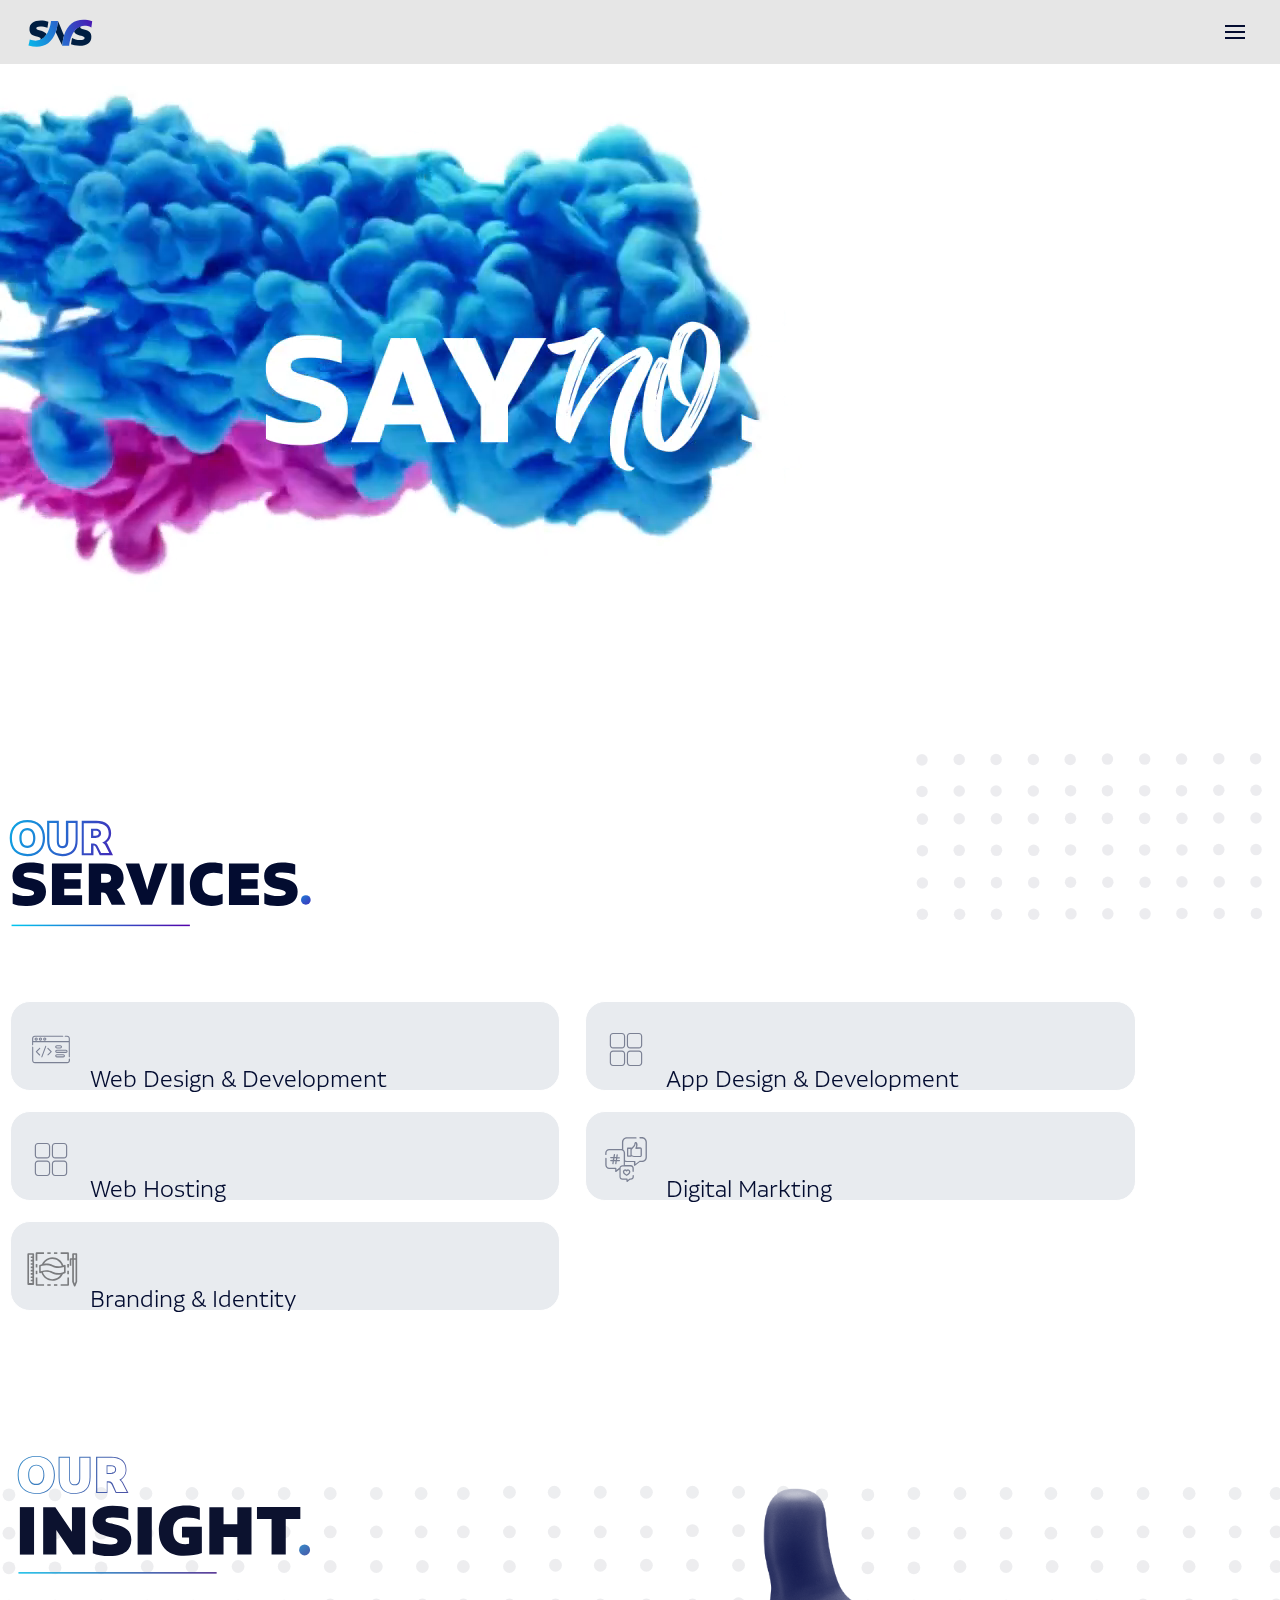
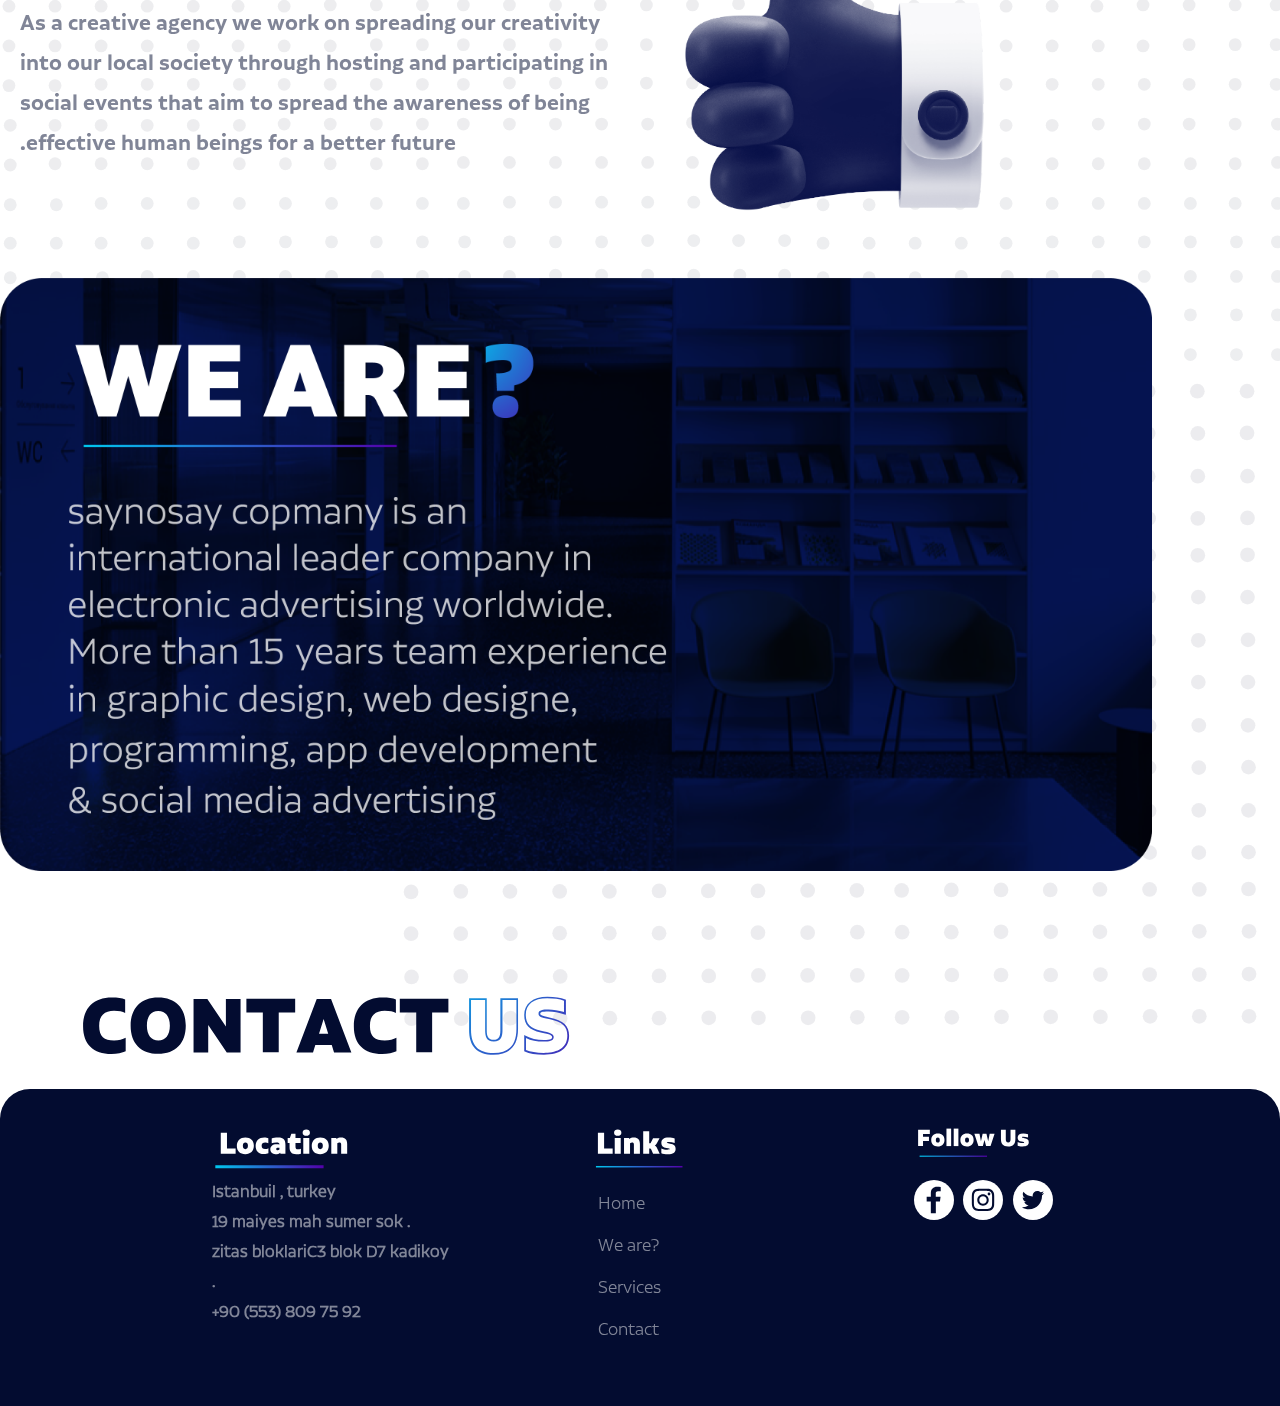
<file: say no say wep1/index.html>
<html>
<head>
	<title>Home say no say</title>
  <link rel="shortcut icon" href="svg/logo.svg" type="image/x-icon">
	<meta charset="utf-8">
	<meta name="viewport" content="width=device-width,initial-scale=1">
	 <!-- <meta name="viewport" content="width=device-width, initial-scale=1">
	<link rel="stylesheet" type="text/css" href="css/bootstrap.css">
	<link rel="stylesheet" type="text/css" href="css/bootstrap.min.css"> -->
	<link rel="stylesheet" type="text/css" href="cssstyle/style1.css">
  <link rel="stylesheet" type="text/css" href="cssstyle/navestyle.css">
	<style>
     .contdots{
      margin: 1px;
      padding: 0px;
      width: 100%;
      min-height: 30px;
      position: relative;
     }
	</style>
</head>
<body>
	<header id="navbar">
        <nav class="navbar-container ">
          <a class="navbar-brand" href="#">
        <img  src="svg/logo.svg" style="margin-right: 25px;" > 
      </a>
          <button type="button" class="navbar-toggle" aria-label="Open navigation menu">
              <span class="icon-bar"></span>
              <span class="icon-bar"></span>
              <span class="icon-bar"></span>
          </button>
          <div class="navbar-menu">
            <ul class="navbar-links">
              <li class="navbar-item"><a class="navbar-link active" href="index.html">Home</a></li>
              <li class="navbar-item"><a class="navbar-link" href="index.html#weare">We are?</a></li>
              <li class="navbar-item"><a class="navbar-link" href="services.html">Services</a></li>
              <li class="navbar-item"><a class="navbar-link" href="contact.html">contact</a></li>
              <li class="navbar-item">
            <a class="navbar-link" href="#" id="navbarDropdown" role="button" data-toggle="dropdown">
            <img src="svg/EN.svg" width="35"></a>
          </li>
            </ul>
          </div>
        </nav>
    </header>
    <!--autoplay muted  loop-->
  <video playsinline autoplay muted loop id="myVideo">
    <source src="video/Comp 1_86_1.mp4" type="video/mp4">
   </video>

   <div class="contdots">
   	 <img class="dots" src="svg/dots.svg">
   </div>

   <div class="container">
    
    <div class="contain">
       <img class="service" src="svg/our services.svg">

      <div class="contanbotton">
        <div class="row ">
         <div class="botton">
         <img src="svg/web design.svg" >
         <a href="services.html#webdesign">Web Design & Development</a>
         </div>
         <div class="botton">
         <img src="svg/app design.svg">
         <a href="services.html#appdesign">App Design & Development</a>
        </div>
       </div>
       <div class="row ">
          <div class="botton">
          <img src="svg/app design.svg">
           <a href="services.html#host">Web Hosting         </a>
         </div>
          <div class="botton ">
          <img src="svg/digital marketing.svg">
          <a href="services.html#digital">Digital Markting     </a>
        </div>
      </div>
      <div class="row ">
       <div class="botton  ">
        <img src="svg/brand identity.svg">
        <a href="services.html#brand">Branding & Identity    </a>
      </div>
      </div>
     </div>

      </div>
    
    
    <div class="profilecontan " >
      <img class="dots2" src="svg/dots 4.svg">
  
          <img class="profile" src="svg/our insight.svg">
       <div style=" display: inline-flex;">
            <div class="folder">
             <p>As a creative agency we work on spreading
our creativity into our local society through
hosting and participating in social events
that aim to spread the awareness of being
.effective human beings for a better future</p>
      </div>
        <div class="ok">
        <img src="img/say no say web-06.png">
      </div>
       </div>
     </div>


    <div class="foter text-center">
      <img  class="imgwhoare" id="weare" src="img/say no say web-05.png" >
      <img class="dots3" src="svg/dots 2.svg">
      <img  class="contact" src="svg/contact us.svg">
    </div>

   </div>
   <footer>
<div class="row">
 <div class="card1" >
 <img src="svg/location.svg" width="150">
  <h3>Istanbuil , turkey</h3>
  <h3>19 maiyes mah sumer sok .</h3> 
  <h3>zitas bloklariC3 blok D7 kadikoy .</h3>
  <h3>+90 (553) 809 75 92</h3>
 </div>
 <div class="card2" >
 <img src="svg/links.svg" >
  <div class="link">
  <a href="index.html">Home</a>
  <a class="" href="index.html#weare">We are?</a>
  <a href="services.html">Services</a>
  <a href="contact.html">Contact</a>
  </div>
 </div>
 <div class="card3">
  <div class="follow"> <img src="svg/follow us.svg" > </div>
  
   <div class="img ">
    <a  href="http://www.facebook.com/saynosay.co" target="-blank"><img class="aimg" src="svg/face.svg" ></a>
    <a href="http://www.instagram.com/say._.no._.say" target="-blank"> <img class="aimgv" src="svg/insta.svg"></a>
    <a href="#"> <img class="aimg" src="svg/twitter.svg"></a>
 
 </div>
 </div>

</div>
</footer>

     <script src="js/jquery-3.3.1.min.js"></script>
    <script src="js/bootstrap.min.js"></script>
     <script src="js/nav.js"></script>
</body>
</html>
</file>
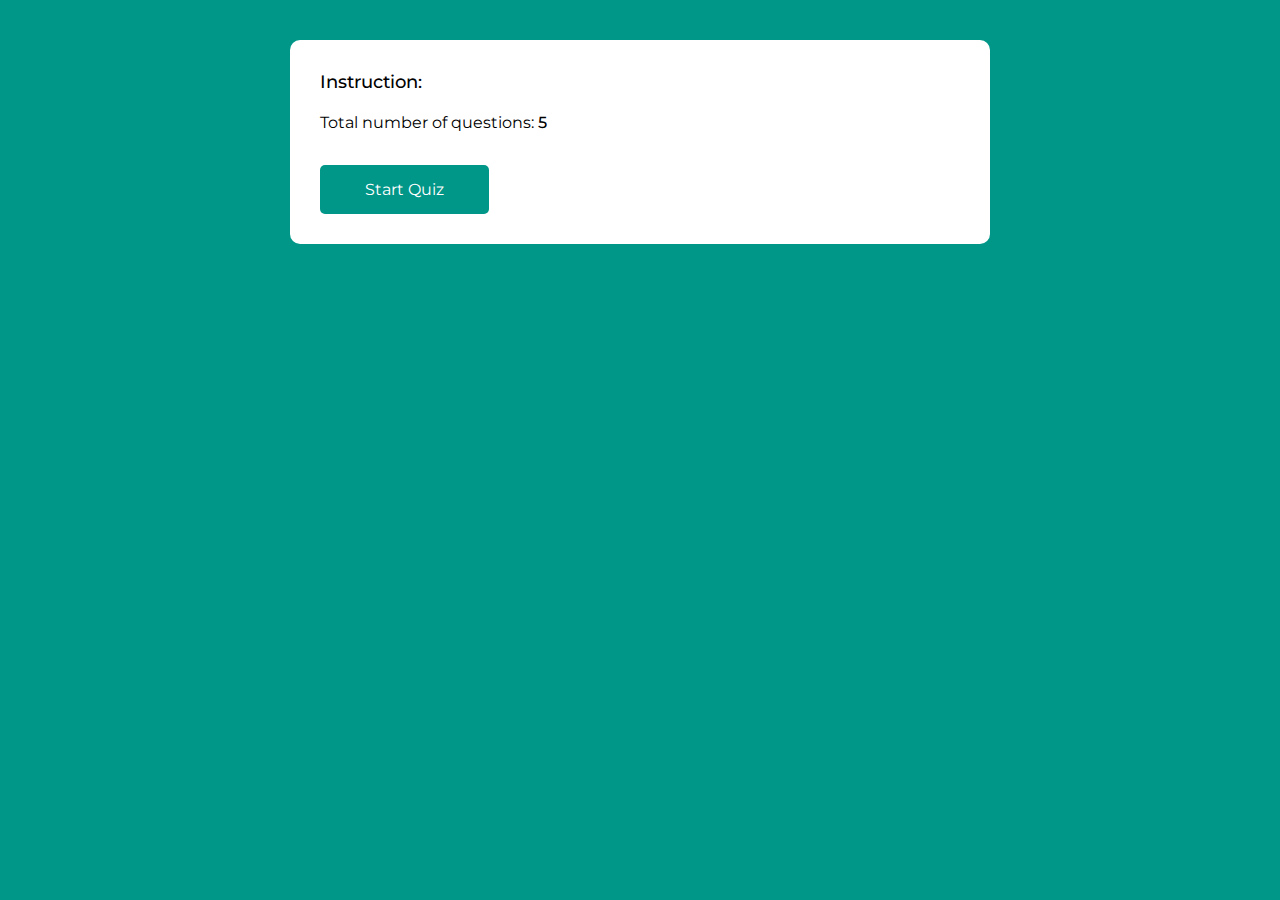
<file: test javascript/index.html>
<!DOCTYPE html>
<html>
    <head>
         <title>Quiz App</title>
         <meta name="viewport" cotent="width=device-width,initial-scale=1">
         <link rel="stylesheet" href="css/style.css">
    </head>
    <body>
        <div class="home-box custom-box ">
            <h3>Instruction:</h3>
            <p>Total number of questions: <span class="total-question"></span> </p>
            <button type="button" class="btn" onclick="startQuiz()"> Start Quiz</button>
        </div>
        <div class="quiz-box custom-box hide">
          <div class="question-number">
             
          </div>
          <div class="question-text">
            
          </div>
          <div class="option-container">
            

          </div>
          <div class="next-question-btn">
            <button type="button" class="btn" onclick="next()">Next</button>
          </div>
           <div class="answers-indicator">
            

           </div>
        </div>
        <div class="result-box custom-box hide">
           <h1>Quiz Result</h1>
           <table>
               <tr>
                   <td>Total Question</td>
                   <td> <span class="total-question"></span> </td>
               </tr>
               <tr>
                <td>Attempt</td>
                <td> <span class="total-attempt"></span> </td>
              </tr>
              <tr>
                <td>Correct</td>
                <td> <span class="total-correct"></span> </td>
              </tr>
              <tr>
                <td>Wrong</td>
                <td> <span class="total-wrong"></span> </td>
              </tr>
              <tr>
                <td>Percentage</td>
                <td> <span class="total-percentage"></span> </td>
              </tr>
              <tr>
                <td>Your Total Score</td>
                <td> <span class="total-score"></span> </td>
              </tr>
           </table>
           <button type="button" class="btn" onclick="tryAgainQuiz()">Try Again</button>
           <button type="button" class="btn" onclick="goToHome()">Go To Home</button>
        </div>
        <script src="js/question.js"></script>
        <script src="js/app.js"></script>

    </body>
</html>
</file>
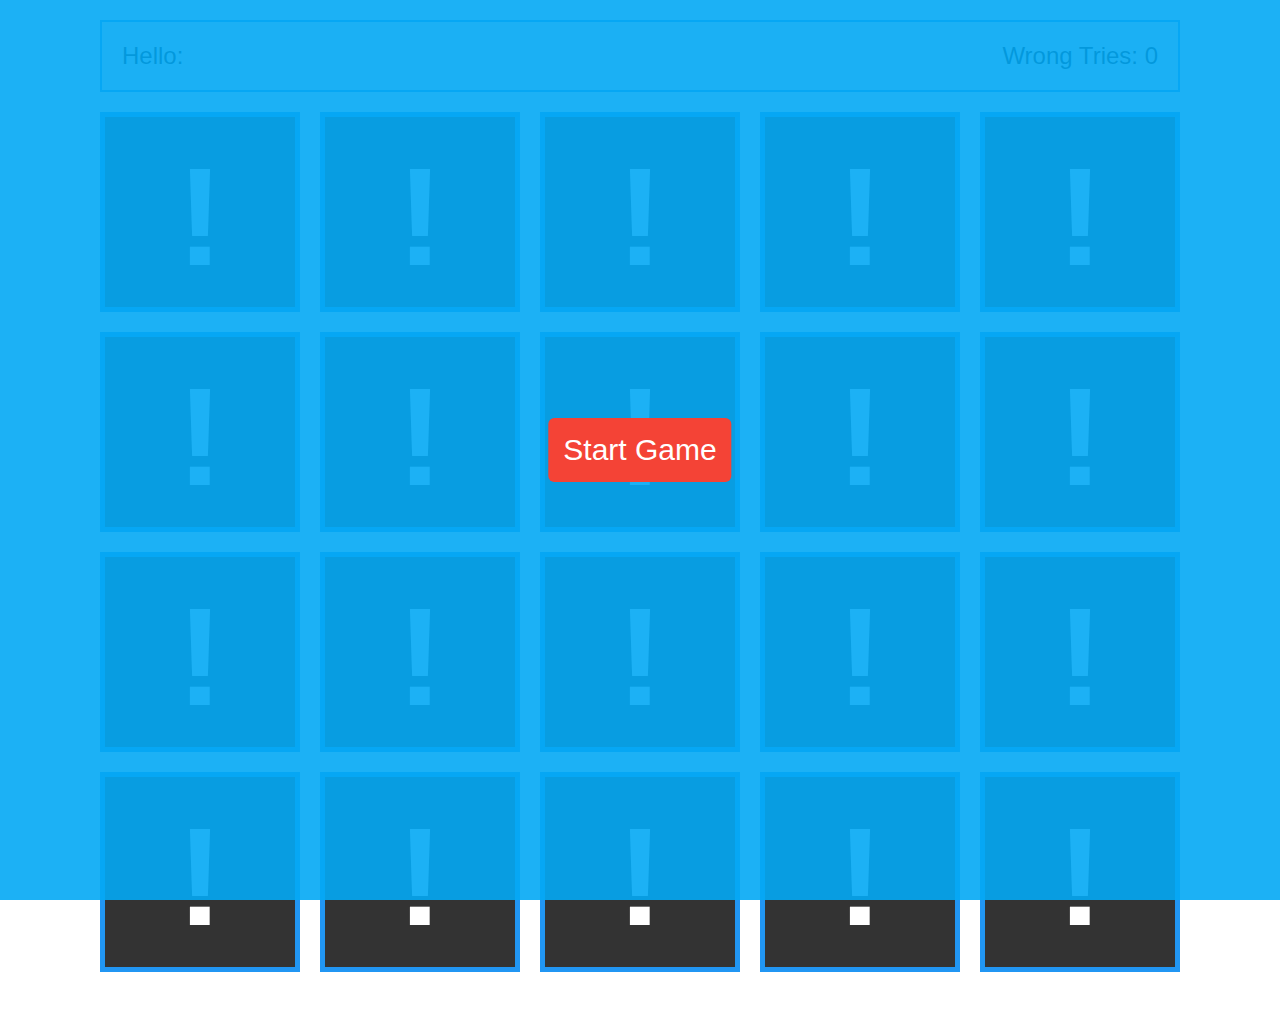
<file: لغبة/index.html>
<!DOCTYPE html>
<html>
    <head>
        <meta>
        <link rel="stylesheet" href="css/style.css">
    </head>
    <body>
        <div class="control-buttons">
            <span>Start Game</span>
        </div>
        <div class="info-container">
            <div class="name">
                Hello: <span></span>
            </div>
            <div class="tries">
                Wrong Tries: <span>0</span> 
            </div>
        </div>
        <div class="memory-game-blocks">
            <div class="game-block" data-bear="img1">
                <div class="face front"></div>
                <div class="face back">
                    <img src="img/1.jpg" alt="">
                </div>
            </div>
            <div class="game-block" data-bear="img1">
                <div class="face front"></div>
                <div class="face back">
                    <img src="img/1.jpg" alt="">
                </div>
            </div>
     
        
            <div class="game-block" data-bear="img2">
                <div class="face front"></div>
                <div class="face back">
                    <img src="img/2.jpg" alt="">
                </div>
            </div>
            <div class="game-block" data-bear="img2">
                <div class="face front"></div>
                <div class="face back">
                    <img src="img/2.jpg" alt="">
                </div>
            </div>
      
       
            <div class="game-block" data-bear="img3">
                <div class="face front"></div>
                <div class="face back">
                    <img src="img/3.jpg" alt="">
                </div>
            </div>
            <div class="game-block" data-bear="img3">
                <div class="face front"></div>
                <div class="face back">
                    <img src="img/3.jpg" alt="">
                </div>
            </div>
    
       
            <div class="game-block" data-bear="img4">
                <div class="face front"></div>
                <div class="face back">
                    <img src="img/4.jpg" alt="">
                </div>
            </div>
            <div class="game-block" data-bear="img4">
                <div class="face front"></div>
                <div class="face back">
                    <img src="img/4.jpg" alt="">
                </div>
            </div>
        
            <div class="game-block" data-bear="img5">
                <div class="face front"></div>
                <div class="face back">
                    <img src="img/5.jpg" alt="">
                </div>
            </div>
            <div class="game-block" data-bear="img5">
                <div class="face front"></div>
                <div class="face back">
                    <img src="img/5.jpg" alt="">
                </div>
            </div>

            <div class="game-block" data-bear="img6">
                <div class="face front"></div>
                <div class="face back">
                    <img src="img/6.jpg" alt="">
                </div>
            </div>
            <div class="game-block" data-bear="img6">
                <div class="face front"></div>
                <div class="face back">
                    <img src="img/6.jpg" alt="">
                </div>
            </div>
     
            <div class="game-block" data-bear="img7">
                <div class="face front"></div>
                <div class="face back">
                    <img src="img/7.jpg" alt="">
                </div>
            </div>
            <div class="game-block" data-bear="img7">
                <div class="face front"></div>
                <div class="face back">
                    <img src="img/7.jpg" alt="">
                </div>
            </div>
     
        
            <div class="game-block" data-bear="img8">
                <div class="face front"></div>
                <div class="face back">
                    <img src="img/8.jpg" alt="">
                </div>
            </div>
            <div class="game-block" data-bear="img8">
                <div class="face front"></div>
                <div class="face back">
                    <img src="img/8.jpg" alt="">
                </div>
            </div>

            <div class="game-block" data-bear="img9">
                <div class="face front"></div>
                <div class="face back">
                    <img src="img/9.jpg" alt="">
                </div>
            </div>
            <div class="game-block" data-bear="img9">
                <div class="face front"></div>
                <div class="face back">
                    <img src="img/9.jpg" alt="">
                </div>
            </div>

            <div class="game-block" data-bear="img10">
                <div class="face front"></div>
                <div class="face back">
                    <img src="img/10.jpg" alt="">
                </div>
            </div>
            <div class="game-block" data-bear="img10">
                <div class="face front"></div>
                <div class="face back">
                    <img src="img/10.jpg" alt="">
                </div>
            </div>
        </div>
        <audio id="seccess" src="audio/seccess.mp3" preload="auto"></audio>
        <audio id="faild" src="audio/failed.mp3" preload="auto"></audio>

        <script src="js/java.js"></script>
    </body>
</html>
</file>
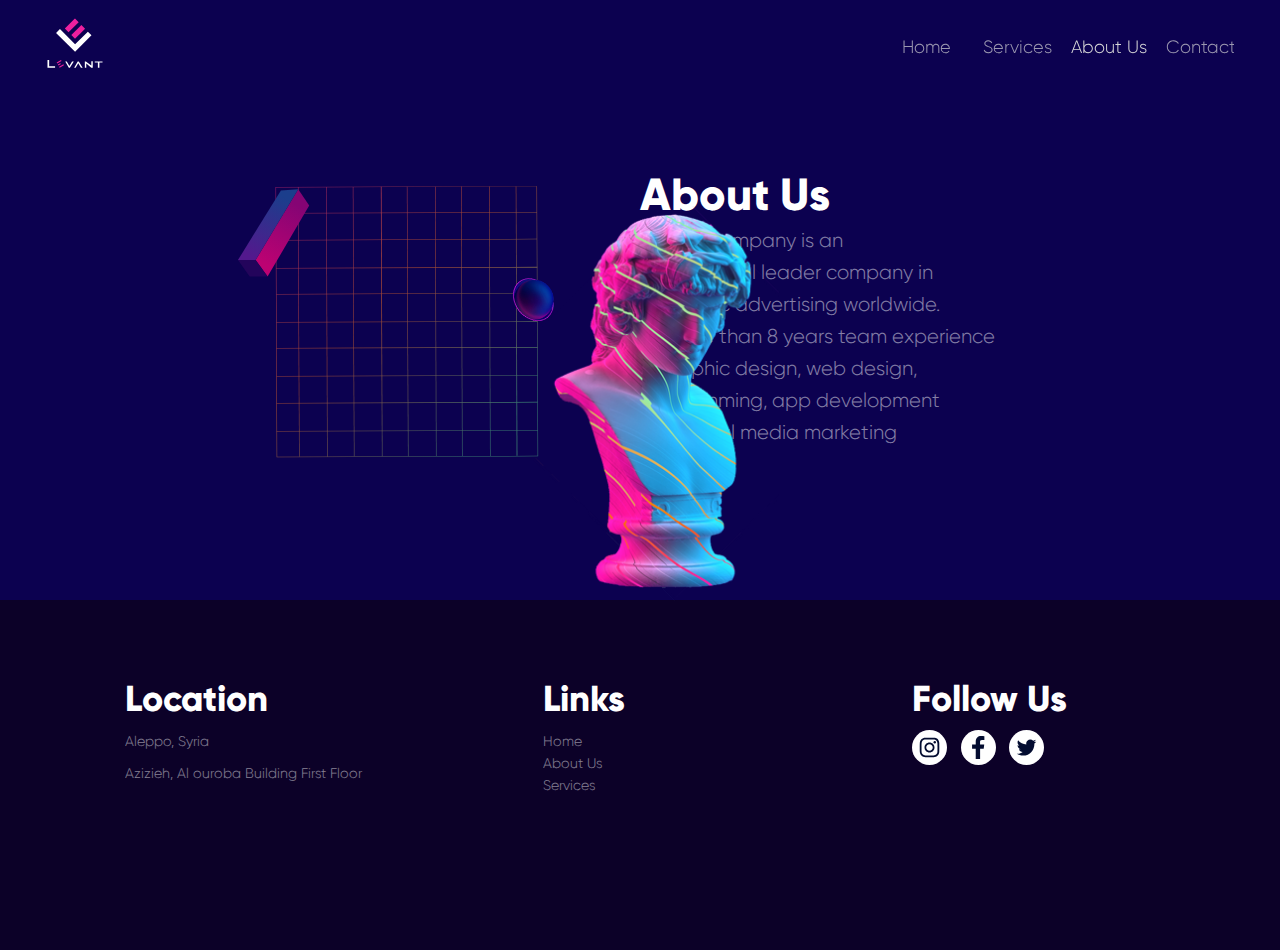
<file: lavant/aboutas.html>
<html>
    <head>
      <title>Levant About As</title>
      <link rel="shortcut icon" href="svg/levant logo-01.svg" type="image/x-icon">
        <meta charset="utf-8">
        <meta name="viewport" content="width=device-width, initial-scale=1">  
	    <link rel="stylesheet" type="text/css" href="css/bootstrap.css">
      <link rel="stylesheet" type="text/css" href="css/bootstrap.min.css">
      <link rel="stylesheet" type="text/css" href="cssstyle/style.css">
      <link rel="stylesheet" type="text/css" href="cssstyle/navestyle.css">
      <link rel="stylesheet" type="text/css" href="cssstyle/aboutas.css">
    </head>
    <body>
        <header id="navbar">
            <nav class="navbar-container ">
              <a class="navbar-brand" href="#">
             <img  src="svg/levant logo-01.svg" style="margin-right: 25px;" > 
             </a>
              <button type="button" class="navbar-toggle" aria-label="Open navigation menu">
                  <span class="icon-bar"></span>
                  <span class="icon-bar"></span>
                  <span class="icon-bar"></span>
              </button>
              <div class="navbar-menu">
                <ul class="navbar-links">
                  <li class="navbar-item"><a class="navbar-link" href="index.html">Home</a></li>
                  <li class="navbar-item"><a class="navbar-link " href="services.html">Services </a></li>
                  <li class="navbar-item"><a class="navbar-link active" href="aboutas.html">About Us</a></li>
                  <li class="navbar-item"><a class="navbar-link " href="contact.html">Contact</a></li>
               
                </ul>
              </div>
            </nav>
        </header>
        <div class="container">
            <div class="row">
              <div class="col-xm-12 col-sm-6 col-md-6 col-lg-6" >
                    <div id="contain-img">
                        <img class="grid" src="svg/grid.svg">
                        <img class="long-box" src="svg/long box.svg">
                        <img class="statue" src="img/statue-05.png">
                        <img class="ball" src="img/ball-01.png">

                    </div>
               
        </div>
                <div class="col-xm-12 col-sm-6 col-md-6 col-lg-6" id="contact">
                    <h1>About Us</h1>
                    <p>Levant company is an<br>
                        international leader company in<br>
                        electronic advertising worldwide.<br>
                        for more than 8 years team experience<br>
                        in graphic design, web design, <br>
                         programming, app development<br>
                          and social media marketing
                    </p>
                  
                </div>
            </div>

        </div>
        <footer>
          <div class="row">
            <div class="col-xs-4 col-sm-4 col-md-4 col-lg-4" id="location">
              <h1>Location</h1>
              <p>Aleppo, Syria</p>
              <p>Azizieh, Al ouroba Building First Floor</p>
      
            </div>
            <div class="col-xs-4 col-sm-4 col-md-4 col-lg-4" id="links">
              <h1>Links</h1>
              <a href="#">Home</a>
              <a href="#">About Us</a>
              <a href="#">Services</a>
      
            </div>
            <div class="col-xs-4 col-sm-4 col-md-4 col-lg-4" id="follow">
              <h1>Follow Us</h1>
              <a href="#">
                <img src="svg/insta.svg" >
              </a>
              <a href="#">
                <img class="face" src="svg/face.svg" href="#">
              </a>
             
              <a href="#">
                <img src="svg/twitter.svg" href="#">
              </a>
              
            </div>
          </div>
         
        </footer>
    </body>
    <script src="js/nav.js"></script>
    <script>
      window.onscroll = function() {
        if (document.body.scrollTop > 80 || document.documentElement.scrollTop > 80) {
      document.getElementById("navbar").style.backgroundColor = "#0c0128";
                                   }
     else {
      document.getElementById("navbar").style.backgroundColor = "transparent";
    }
  
  }
      </script>
</html>
</file>
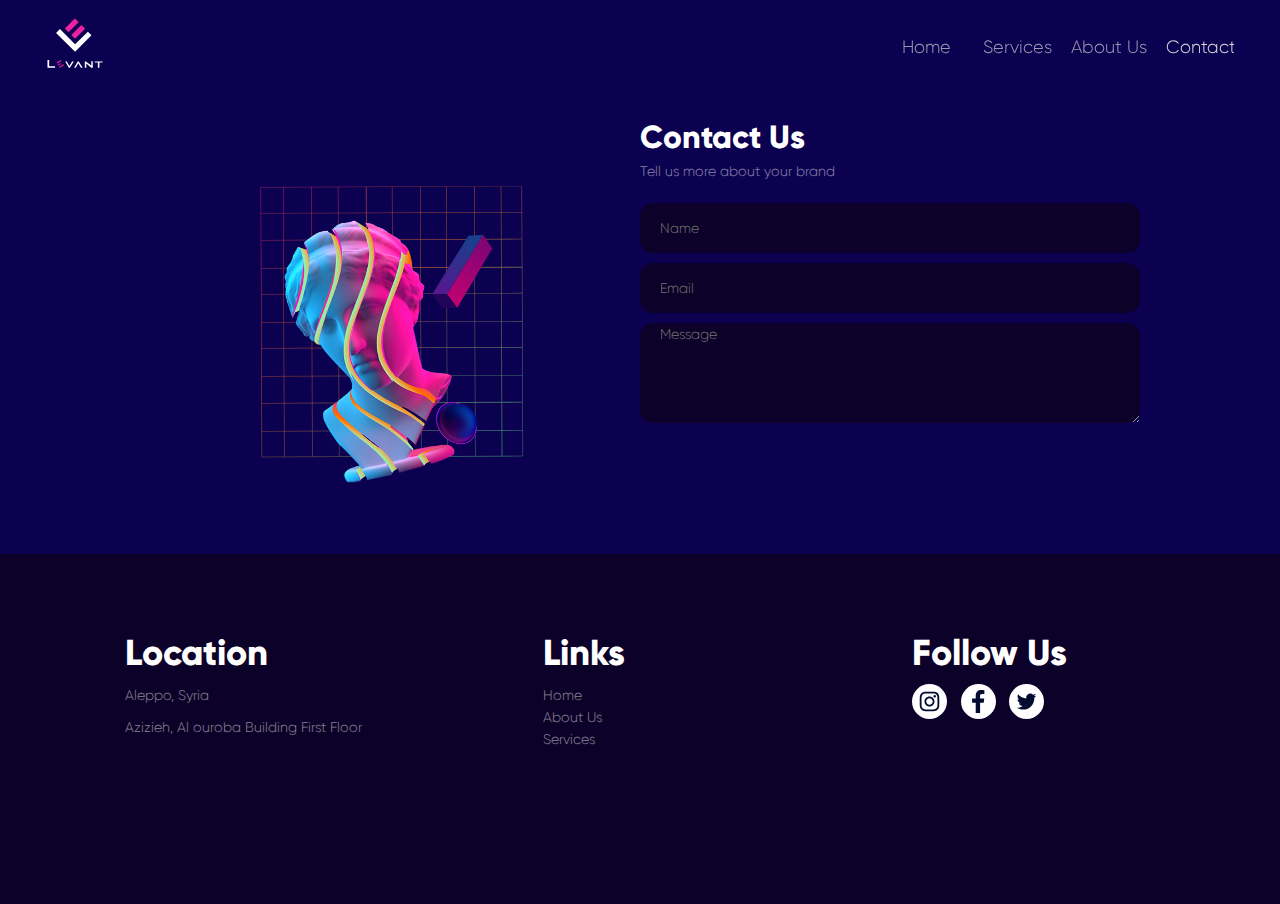
<file: lavant/contact.html>
<html>
    <head>
        <title>Levant contact</title>
        <link rel="shortcut icon" href="svg/levant logo-01.svg" type="image/x-icon">
        <meta charset="utf-8">
        <meta name="viewport" content="width=device-width, initial-scale=1">  
	    <link rel="stylesheet" type="text/css" href="css/bootstrap.css">
      <link rel="stylesheet" type="text/css" href="css/bootstrap.min.css">
      <link rel="stylesheet" type="text/css" href="cssstyle/style.css">
      <link rel="stylesheet" type="text/css" href="cssstyle/navestyle.css">
      <link rel="stylesheet" type="text/css" href="cssstyle/contact.css">
    </head>
    <body>
        <header id="navbar">
            <nav class="navbar-container ">
              <a class="navbar-brand" href="#">
             <img  src="svg/levant logo-01.svg" style="margin-right: 25px;" > 
             </a>
              <button type="button" class="navbar-toggle" aria-label="Open navigation menu">
                  <span class="icon-bar"></span>
                  <span class="icon-bar"></span>
                  <span class="icon-bar"></span>
              </button>
              <div class="navbar-menu">
                <ul class="navbar-links">
                  <li class="navbar-item"><a class="navbar-link" href="index.html">Home</a></li>
                  <li class="navbar-item"><a class="navbar-link " href="services.html">Services </a></li>
                  <li class="navbar-item"><a class="navbar-link" href="aboutas.html">About Us</a></li>
                  <li class="navbar-item"><a class="navbar-link active" href="contact.html">Contact</a></li>
               
                </ul>
              </div>
            </nav>
        </header>
        <div class="container">
            <div class="row">
              <div class="col-xm-12 col-sm-6 col-md-6 col-lg-6" id="contain-img">
                    
                <img class="grid" src="svg/grid.svg">
                <img class="statue" src="img/statue 4-01.png">
                <img class="long-box" src="svg/long box.svg">
                <img class="ball" src="img/ball-01.png">
        </div>
                <div class="col-xm-12 col-sm-6 col-md-6 col-lg-6" id="contact">
                    <h1>Contact Us</h1>
                    <p>Tell us more about your brand</p>
                    <form style="display:block; width: 100%;">
                        <div style="margin-bottom: 10px; width: 100%;">
                            <input type="text" name="" placeholder="     Name">
                        </div>
                        <div style="margin-bottom: 10px; width: 100%;">
                            <input type="text" name="" placeholder="     Email">
                        </div>
                        <div style="margin-bottom: 10px; width: 100%;">
                            
                        <textarea placeholder="     Message"></textarea>
                        </div>
                    </form>
                </div>
            </div>

        </div>
        <footer>
          <div class="row">
            <div class="col-xs-4 col-sm-4 col-md-4 col-lg-4" id="location">
              <h1>Location</h1>
              <p>Aleppo, Syria</p>
              <p>Azizieh, Al ouroba Building First Floor</p>
      
            </div>
            <div class="col-xs-4 col-sm-4 col-md-4 col-lg-4" id="links">
              <h1>Links</h1>
              <a href="#">Home</a>
              <a href="#">About Us</a>
              <a href="#">Services</a>
      
            </div>
            <div class="col-xs-4 col-sm-4 col-md-4 col-lg-4" id="follow">
              <h1>Follow Us</h1>
              <a href="#">
                <img src="svg/insta.svg" >
              </a>
              <a href="#">
                <img class="face" src="svg/face.svg" href="#">
              </a>
             
              <a href="#">
                <img src="svg/twitter.svg" href="#">
              </a>
              
            </div>
          </div>
         
        </footer>
    </body>
    <script src="js/nav.js"></script>
    <script>
      window.onscroll = function() {
        if (document.body.scrollTop > 80 || document.documentElement.scrollTop > 80) {
      document.getElementById("navbar").style.backgroundColor = "#0c0128";
                                   }
     else {
      document.getElementById("navbar").style.backgroundColor = "transparent";
    }
  
  }
      </script>
</html>
</file>
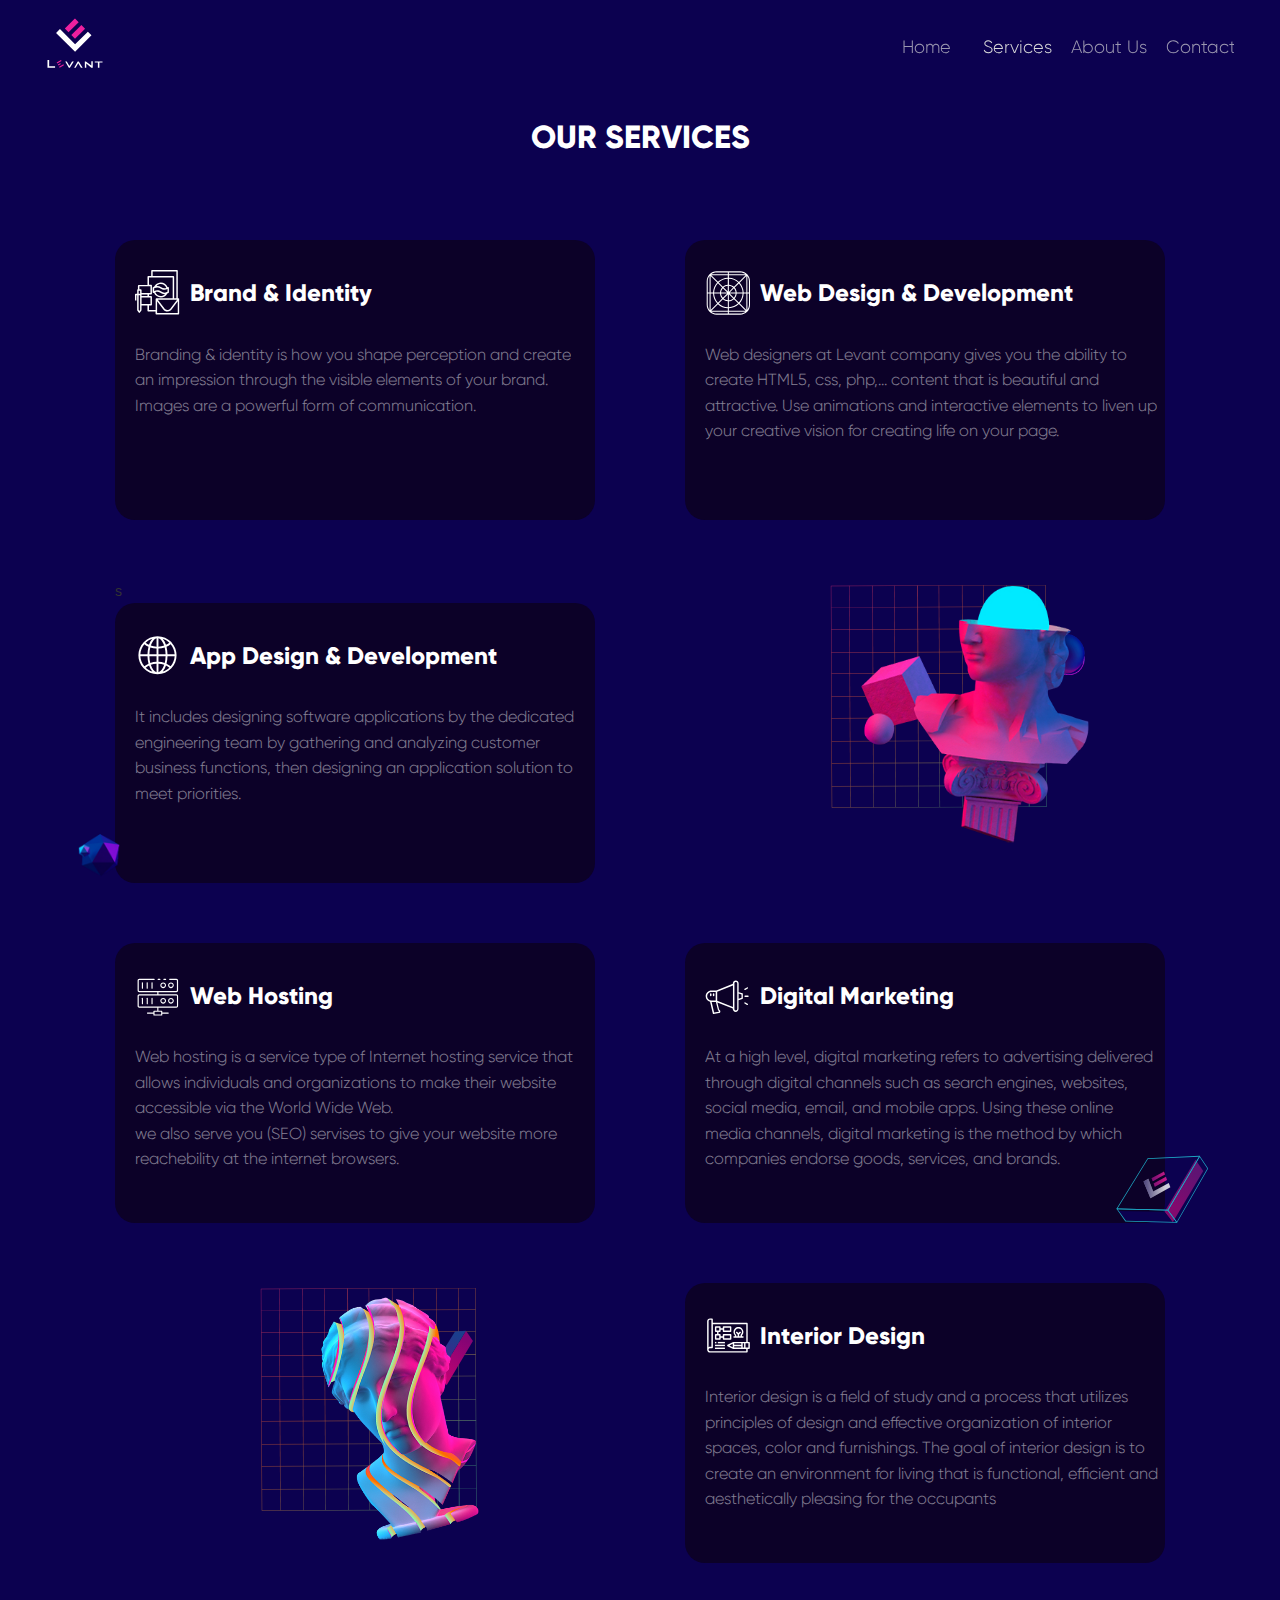
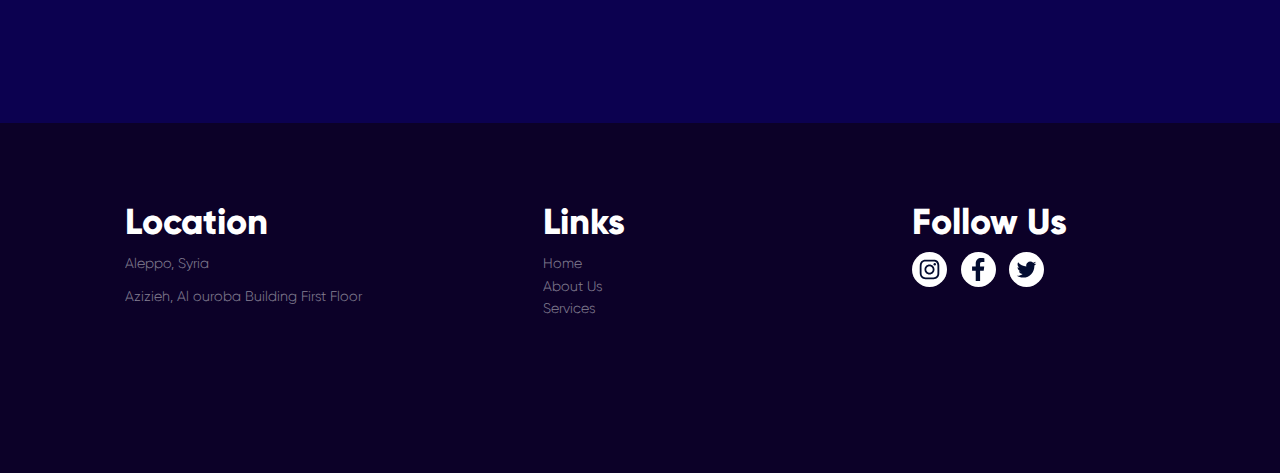
<file: lavant/services.html>
<html>
    <head>
        <title>Levant services</title>
        <link rel="shortcut icon" href="svg/levant logo-01.svg" type="image/x-icon">
        <meta charset="utf-8">
        <meta name="viewport" content="width=device-width, initial-scale=1">  
	    <link rel="stylesheet" type="text/css" href="css/bootstrap.css">
	    <link rel="stylesheet" type="text/css" href="css/bootstrap.min.css">
      <link rel="stylesheet" type="text/css" href="cssstyle/navestyle.css">
      <link rel="stylesheet" type="text/css" href="cssstyle/service.css">
    </head>
    <body>
        <header id="navbar">
            <nav class="navbar-container ">
              <a class="navbar-brand" href="#">
             <img  src="svg/levant logo-01.svg" style="margin-right: 25px;" > 
             </a>
              <button type="button" class="navbar-toggle" aria-label="Open navigation menu">
                  <span class="icon-bar"></span>
                  <span class="icon-bar"></span>
                  <span class="icon-bar"></span>
              </button>
              <div class="navbar-menu">
                <ul class="navbar-links">
                  <li class="navbar-item"><a class="navbar-link" href="index.html">Home</a></li>
                  <li class="navbar-item"><a class="navbar-link active" href="services.html">Services </a></li>
                  <li class="navbar-item"><a class="navbar-link" href="aboutas.html">About Us</a></li>
                  <li class="navbar-item"><a class="navbar-link" href="contact.html">Contact</a></li>
               
                </ul>
              </div>
            </nav>
        </header>
        <div class="container">
          <h1>OUR SERVICES</h1>
          <div class="row">
            <div class="col-xs-12 col-sm-6 col-md-6 col-lg-6   ">
              <div class="contcard">
                <a class="crard" href="#" style="display: block;" id="identity">
                  <div>
                    <img src="svg/icon-01.svg">
                   <h2>Brand & Identity</h2>
                  </div>
                   <div class="explain">
                    <p>Branding & identity is how you shape perception and create an impression through the visible elements of your brand. Images are a powerful form of communication.</p>
                  </div>
                  </a>
              </div>
            </div>
            <div class="col-xs-12 col-sm-6 col-md-6 col-lg-6 ">
              <div class="contcard">
                <a class="crard" href="#" style="display: block;" id="wdesign">
                  <div>
                    <img src="svg/icon-02.svg">
                  <h2>Web Design & Development</h2>
                  </div>
                  <div class="explain">
                    <p>Web designers at Levant company gives you the ability to create HTML5, css, php,... content that is beautiful and attractive. Use animations and interactive elements to liven up your creative vision for creating life on your page.</p>
                </div>
                </a>
              </div>
            </div>
          </div>
          <!--two row-->
          <div class="row" >
            <div class="col-lg-6 col-md-6 col-sm-6 col-xs-12">
              <div class="contcard">s
                <a class="crard" href="#" style="display: block;" id="Apdesign">
                  <div>
                    <img src="svg/icon-05.svg">
                   <h2>App Design & Development</h2>
                  </div>
                   <div class="explain">
                    <p>It includes designing software applications by the dedicated engineering team by gathering and analyzing customer business functions, then designing an application solution to meet priorities.</p>
                  </div>
                 </a>
                 <img class="crystal" src="img/crystal.png">
              </div>
            </div>
            <div class="col-lg-6 col-md-6 col-sm-6 col-xs-12">
              <div class="contain-img">
                <img class="grid" src="svg/grid.svg">
                <img class="statue" src="img/statue 3-01.png">
                <img class="ball" src="img/ball-01.png">
              </div>
            </div>
          </div>
          <!--3 row-->
          <div class="row" >
            <div class="col-lg-6 col-md-6 col-sm-6 col-xs-12">
              <div class="contcard" >
                  <a class="crard" href="#" style="display: block;" id="whosting">
                    <div>
                    <img src="svg/icon-04.svg">
                    <h2>Web Hosting</h2>
                </div>
                   <div class="explain">
                    <p>Web hosting is a service type of Internet hosting service that allows individuals and organizations to make their website accessible via the World Wide Web.
                  <br>we also serve you (SEO) servises to give your website more reachebility at the internet browsers.</p>
                  </div>
                 </a>
              </div>
            </div>
            <div class="col-lg-6 col-md-6 col-sm-6 col-xs-12">
              <div class="contcard">
                <a class="crard" href="#" style="display: block;" id="dmark">
                  <div>
                    <img src="svg/icon-03.svg">
                    <h2>Digital Marketing</h2>
                  </div>
                 
                  <div class="explain">
                    <p>At a high level, digital marketing refers to advertising delivered through digital channels such as search engines, websites, social media, email, and mobile apps. Using these online media channels, digital marketing is the method by which companies endorse goods, services, and brands.</p>
                  </div>
                </a>
                <img class="box" src="svg/box levant.svg">
              </div>
            </div>
          </div>
          <!--4 row-->
          <div class="row" >
            <div class="col-lg-6 col-md-6 col-sm-6 col-xs-12">
             <div class="contain-img">
              <img class="grid" src="svg/grid.svg">
              <img class="statue" src="img/statue 4-01.png">
              <img class="long-box" src="svg/long box.svg">

             </div>
            </div>
            <div class="col-lg-6 col-md-6 col-sm-6 col-xs-12">
              <div class="contcard">
                <a class="crard" href="#" style="display: block;" id="intdesign">
                  <div>
                    <img src="svg/icon-06.svg">
                  <h2>Interior Design</h2>
                  <div class="explain">
                    <p>
                      Interior design is a field of study and a process that utilizes principles of design and effective organization of interior spaces, color and furnishings. The goal of interior design is to create an environment for living that is functional, efficient and
                      aesthetically pleasing for the occupants 
                    </p>
                  </div>
                  
                  </div>
                  
                </a>
              </div>
            </div>
          </div>

        </div>
        
        <footer>
          <div class="row">
            <div class="col-xs-4 col-sm-4 col-md-4 col-lg-4" id="location">
              <h1>Location</h1>
              <p>Aleppo, Syria</p>
              <p>Azizieh, Al ouroba Building First Floor</p>
      
            </div>
            <div class="col-xs-4 col-sm-4 col-md-4 col-lg-4" id="links">
              <h1>Links</h1>
              <a href="#">Home</a>
              <a href="#">About Us</a>
              <a href="#">Services</a>
      
            </div>
            <div class="col-xs-4 col-sm-4 col-md-4 col-lg-4" id="follow">
              <h1>Follow Us</h1>
              <a href="#">
                <img src="svg/insta.svg" >
              </a>
              <a href="#">
                <img class="face" src="svg/face.svg" href="#">
              </a>
             
              <a href="#">
                <img src="svg/twitter.svg" href="#">
              </a>
              
            </div>
          </div>
         
        </footer>
    
    </body>
    <script src="js/nav.js"></script>
    <script>
      window.onscroll = function() {
        if (document.body.scrollTop > 80 || document.documentElement.scrollTop > 80) {
      document.getElementById("navbar").style.backgroundColor = "#0c0128";
                                   }
     else {
      document.getElementById("navbar").style.backgroundColor = "transparent";
    }
  
  }
      </script>
</html>
</file>
<file: isource/css/style.css>
/* font */
@import url('https://fonts.googleapis.com/css2?family=Montserrat:wght@300;500;600;700&display=swap');

@import url('https://fonts.googleapis.com/css2?family=Libre+Franklin:ital,wght@0,500;1,300&family=Montserrat:wght@300;500;600;700&display=swap');

/* font-family: 'Libre Franklin', sans-serif;
font-family: 'Montserrat', sans-serif; */

/* shadow */

.inner-shadow {
    box-shadow: var(--inner-shadow);
}
.outer-shadow {
    box-shadow: var(--outer-shadow);
}
/* end shadow */
body{
    margin: 0;
    font-size: 16px;
    font-weight: 400;
    line-height: 1.5;
    font-family: 'Montserrat',sans-serif;
    
    
}
*{
    margin: 0;
    padding: 0;
    outline: none;
    text-decoration: none;
    box-sizing: border-box;
}
/* preloader */
.preloader{
    background-color: #222222;
    position: fixed;
    left: 0;
    top: 0;
    height: 100%;
    width: 100%;
    z-index:150;
    display: -ms-flexbox;
    display: flex;
    -ms-flex-align: center;
    align-items: center;
    -ms-flex-pack: center;
    justify-content: center;
    -webkit-transition:all 1s ease ;
    transition:all 1s ease ;
}
.preloader.opacity-0{
    opacity: 0;
}
.preloader .loader{
    height: 40px;
    width: 40px;
    border: 4px solid #e3e3e3;
    border-top: 4px solid transparent;
    border-bottom: 4px solid transparent;
    border-radius: 50%;
    -webkit-animation: spin 2s linear infinite;
    animation: spin 2s linear infinite;
}
@-webkit-keyframes spin {
   0%{
      -webkit-transform: rotate(0deg);
      transform: rotate(0deg);
   }
   100%{
       -webkit-transform: rotate(360deg);
      transform: rotate(360deg);
   }
}
@keyframes spin {
   0%{
      -webkit-transform: rotate(0deg);
      transform: rotate(0deg);
   }
   100%{
       -webkit-transform: rotate(360deg);
      transform: rotate(360deg);
   }
}
/* back-to-top */
.back-to-top{
    position: fixed;
    bottom: -40px;
    right: 40px;
    display: block;
    width: 50px;
    height: 50px;
    line-height: 50px;
    background: #e9d067;
    color: #fff;
    text-align: center;
    text-decoration: none;
    border-radius: 50%;
    opacity: 0;
    -webkit-transform: scale(0.3);
    -ms-transform: scale(0.3);
    transform: scale(0.3);
    box-shadow: 4px 4px 10px rgb(0 0 0 / 20%);
    z-index: 9;
    -webkit-transition: all .3s;
    transition: all .3s;
}
.back-to-top.show {
    bottom: 40px;
    right: 40px;
    opacity: 1;
    -webkit-transform: scale(1);
    -ms-transform: scale(1);
    transform: scale(1);
}
/* btn nav */
.btn-nav{
    padding: 0px 5px 0px 6px;
    width: 45px;
    height: 40px;
    background-color: #1f194c;
    border: 3px solid #e9d067;
    border-radius: 5px;
    position: absolute;
    float: right;
    display: none;
    top: 15px;
    right: 25px;
    cursor: pointer;
    -ms-flex-align: center;
    align-items: center;
    -ms-flex-pack: center;
    justify-content: center;
}
.btn-nav span{
  
justify-self: center;
    width: 25px;
    height: 2px;
    background-color: #e9d067;
    display: inline-block;
    position: relative;
}
.btn-nav span::before{
    content: '';
    height: 2px;
    width: 25px;
    position: absolute;
    background-color: #e9d067;
    top: -6px;
}
.btn-nav span::after{
    content: '';
    height: 2px;
    width: 25px;
    position: absolute;
    background-color: #e9d067;
    top: 6px;
}
/* nav */
.nav{
    width: 100%;
    background-color: #f2f2fc;
    min-height: 100px;
    
}
.row{
    display: flex;
    flex-wrap: wrap;
    display: -ms-flexbox;
    -ms-flex-wrap: wrap; 
  
}
.iconnav{
    flex: 0 0 15%;
    max-width: 15%;
    padding: 20px;
    animation: headerSlideDown ease-in 0.9s  forwards;
    -webkit-animation: headerSlideDown ease-in 0.9s forwards ;

}
@-webkit-keyframes headerSlideDown{
    0% {
        margin-top: -50px;
        opacity: 0;
    }

    30% {
        margin-top: -10px;
        opacity: 0;
    }

    100% {
        margin-top: 0;
        opacity: 1;
    }
}
@keyframes headerSlideDown {
    0% {
        margin-top: -50px;
        opacity: 0;
    }

    30% {
        margin-top: -10px;
        opacity: 0;
    }

    100% {
        margin-top: 0;
        opacity: 1;
    }
}
.isource
{
    width: 100%;



}
.toggel{   
        margin-top: 60px;
        right: 0px;
        float: right;
        padding: 20px;
        width: 300px;
        min-height: 200px;
        background-color: black;
        display: grid;
        border: 3px solid #e9d067;
        border-radius: 10px;
        z-index: 999999999;
        direction: ltr;
        position: fixed;

}
.heder-nav{
    flex: 0 0 85%;
    max-width: 85%;
    padding: 20px;
    padding-top: 35px;
    float: right;
    justify-items: flex-end;
}
.ul-nav{
    list-style-type: none;
    margin: 4px 0px 0px;
    padding: 0;
    float: right;
}
li{
    margin: 5px;
    display: inline;
    color: 142033;
}
.nav-link{
    color: #142033; 
    -webkit-transition: all 0.3s ease;
    transition: all 0.3s ease;
    text-transform: capitalize;
    font-size: 20px;
    font-family: 'Montserrat', sans-serif;
}
.nav-link:not(.active):hover{
    
padding-right: 5px;
}
.home-section{
    position: relative;
    padding: 0px;
}
.log{
    padding: 10px;
    margin: -5px 5px;
    width: 100px;
    color: white;
    background-color: #142033;
    border: 3px solid #ead268;
    font-size: 18px;
    border-radius: 10px;
    height: 50px;
     float:right ;
     font-family: 'Montserrat', sans-serif;
}
/* section */
.about-section,
.contact-section,
.service-section
{
    position: relative;
    padding: 70px;
    background-color: #142033;
}
.contact-section,
.service-section{
    border-left: 10px solid #e9d067;
    border-right: 10px solid #e9d067;

}
.container{
    max-width: 100%;
    margin: auto;
    min-height: 20px;
    padding: 30px 50px 50px;
}
.about-section .title,
.service-section .title,
.contact-section .title
{
    padding: 0px;
    margin-bottom: 20px;
    position: relative;
}
.about-section .title h2,
.contact-section .title h2
{
color: white;
font-size: 30px;
font-family: 'Libre Franklin', sans-serif;
}
/* home */
.home-section .full-secreen {
    padding: 50px 0;
    min-height: 100vh;
}
.align-items-center{
    align-items: center;
    text-align: center;
}


.home-section .home-text{
    flex: 0 0 50%;
    max-width: 50%;
    padding: 20px 15px;
    margin-top: 7%;
    text-align: center;
    transition: all 0.5 ease-in-out;
}

 .home-section .home-img {
    flex: 0 0 50%;
    max-width: 50%;
    padding: 0px;
  
 }
 

.home-section .home-text p {
    color: #e9d067;
    font-size: 18px;
    margin: 0;
    margin-top: 20px;
    transition: all 0.5 ease-in-out;
    font-family: 'Montserrat', sans-serif;
}
.home-section .home-text h2 {
    font-size: 45px;
    font-weight: 700;
    color: #142033;
    margin: 0;
    font-family: 'Libre Franklin', sans-serif;

}

.home-section .home-img .img-box {
    max-width: 450px;
    min-height: 100px;
    display: block;
    border-radius: 50%;
    float: right;

}
.home-section .home-img .img-box img {
    width: 100%;
    z-index: -5;
    -webkit-animation:animateleft 0.4s 0.8s ease ;
    animation:animateleft 0.4s 0.8s  ease;
}
.download{
    margin-top: 25px;
    text-align: center;
    width: 200px;
    height: 50px;
    border-radius: 50px;
    color: #e9d067;
    background-color: #142033;
    cursor: pointer;
    font-family: 'Montserrat', sans-serif;
}
img {
    vertical-align: middle;
    max-width: 100%;
}
/* effect */
.effect-wrap .effect {
    position: absolute;
    z-index: -1;
}

.effect-1 {
    width: 50px;
    height: 50px;
    border: 4px solid #f4d000;
    float: left;
    left: 35px;
    bottom: 10%;
    animation: spin 10s linear infinite;
}
.effect-2 {
    height: 150px;
    width: 150px;
    right: 5%;
    top: 30%;
    display: flex;
    justify-content: space-between;
    border-radius: 50%;
    overflow: hidden;
    animation: spin 10s linear infinite;
}
.effect-2 div {
    width: 1px;
    background-color: #ead268;
    height: 100%;
}
.effect-3{
    height: 180px;
    width: 180px;
    border: 25px solid #142033;
    border-radius: 50%;
    left: 50%;
    top: -120px;
    animation: leftBounce 3s ease-in-out infinite;
}
.effect-4 {
    border-top: 30px solid transparent;
    border-left: 30px solid #ead268;
    left: 30%;
    top: 20%;
    animation: spin 15s linear infinite;
}
.effect-4:before {
    content: '';
    border-top: 30px solid transparent;
    border-left: 30px solid #142033;
    position: absolute;
    opacity: 0.5;
    left: -35px;
    top: -24px;
}
.effect-5{
    right: 3%;
    bottom: 5%;
    width: 40px;
    display: flex;
    flex-wrap: wrap;
    justify-content: space-between;
    animation: topBounce 3s ease-in-out infinite;
}
.effect-5 div {
    height: 3px;
    width: 3px;
    background-color: #142033;
    margin: 0 3px 8px;
}
@keyframes spin{
    0%{
       transform: rotate(0deg); 
    }
    100%{
        transform: rotate(360deg);
    }
}
@keyframes leftBounce{
    0%,100%{
        transform: translateX(0);
    }
    50%{
        transform: translateX(25px);
    }
} 
@keyframes topBounce{
    0%,100%{
        transform: translateY(0);
    }
    50%{
        transform: translateY(25px);
    }
} 

/* about section */
.about-section {
    position: relative;
    z-index: 1;
    background-color: #142033;
    border-radius: 10px;
    border: 10px solid ;
    border-color: #e9d067;
    border-bottom: none;
    padding: 0px;
}
.search{
    width: 300px;
    height:50px;
    border-radius: 25px;
    border: 1px solid black;
    background-color: white;
    padding: 10px;
    margin-top: 20px;
    margin-left: auto;
    margin-right: auto;
   position: relative;
   z-index: 999999;
}
.search i{
    color: #ead268;
}
.search-input{
border: none;
width: 80%;
height: 100%;
margin: 0px;
}
.regtangel{
    margin: 0px;
    margin-left: -50px;
   z-index: 2;
   position: absolute;
    border-left: 250px solid #e9d067;
    border-bottom: 250px solid transparent;
}
.welcom{
    text-align: center;
    margin: 25px 0px;
    font-size: 45px;
    color: white;
}

.s{
    color: #e9d067;
}
.about-section .title h2::before,
.service-section .title h2::before,
.contact-section .title h2::before
{
    content: '';
    height: 4px;
    width: 50px;
    position: absolute;
    top: 100%;
    left: 0;
    margin-left: 48%;
    background-color: #e9d067;
}
.about-section .title h2::after,
.service-section .title h2::after,
.contact-section .title h2::after
{
    content: '';
    height: 4px;
    width: 25px;
    position: absolute;
    top: 100%;
    left: 0;
    margin-left: 49%;
    margin-top: 8px;
    background-color: #e9d067;
}

.discription{
    font-size: 20px;
    color: #142033;
    margin: auto;
    margin-top: 60px;
    background-color: #f2f2fc;
    padding: 30px;
    border: 1px solid #d4d4e3;
    border-radius: 10px;
    width: 100%;
    position: relative;
    text-align: center;
}
.discription p{
text-align: justify;
font-family: 'Montserrat', sans-serif;
}
.img-discription{
    flex: 0 0 100%;
    max-width: 100%;
    align-items: center;
    margin: auto;
    justify-content: center;
  
}
.img-discription img{
    margin: 50px 20%;
  
}
.service-section .container{
    background-color: white;
    border-radius: 30px;
 }
 .section-heading-main{
    margin: 40px 20px;
    padding: 20px;
    font-size: 18px;
    color: white;
    background-color: #142033;
    border: 5px solid #e9d067 ;
    border-top-right-radius: 25px;
    border-bottom-left-radius: 25px;
    font-family: 'Montserrat', sans-serif;

 }
 .section-heading{
    margin: 40px 20px;
    font-size: 18px;
    font-family: 'Montserrat', sans-serif;
}
.read{
    padding: 10px;
    font-size: 18px;
    color: white;
    background-color: #142033;
    border: 2px solid #e9d067;
    border-radius: 25px;
    margin-top: 20px;
    font-family: 'Montserrat', sans-serif;
}
.paragraph{
    color: black;
    font-size: medium;
    display: none;
    line-height: 1.6;
    letter-spacing: 0.03em;
    font-family: 'Montserrat', sans-serif;
}
 .service-section .title h2{
     color: black;
     font-family: 'Libre Franklin', sans-serif;
 }
 
  .column {
      /* flex: 0 0 50%; */
      max-width: 50%;
    padding: 0 1em 1em 1em;
    text-align: center;
    margin: 45px 0px;
    /* position: absolute; */

  }
  
  .card {
    width: 100%;
    min-height: 100px;
    padding: 2em 1.5em;
    background: linear-gradient(#f2f2fc 50%, #e9d067 50%);
    background-size: 100% 200%;
    background-position: 0 2.5%;
    border-radius: 5px;
    box-shadow: 0 0 35px rgba(0, 0, 0, 0.12);
    cursor: pointer;
    transition: 0.5s;
    font-family: 'Montserrat', sans-serif;
  }
  .paragraph{
    background: linear-gradient(#e9d067 ,#f5eabc,#f9f1d2,#ffffff  );
      left: 0;
      padding: 10px;
      border-radius: 5px;
      text-align: justify;
      font-family: 'Montserrat', sans-serif;
  }
  
  h3 {
    font-size: 20px;
    font-weight: 600;
    color: #1f194c;
    margin: 1em 0;
    font-family: 'Montserrat', sans-serif;
  }

  .icon-wrapper {
    background : linear-gradient(#e9d067 ,#f5eabc);
    /* background-color: #e9d067; */
    position: relative;
    margin: auto;
    font-size: 30px;
    height: 3.5em;
    width: 3.5em;
    color: #ffffff;
    border-radius: 50%;
    display: grid;
    place-items: center;
    transition: 0.5s;
    padding: auto;
    align-items: center;
  }
  .img-icon{
      margin: auto;
      width: 80%;
  }
  
  .imgbig{
      margin: 30px 45%;
  }
   /* contact */
  .contact-section {
    position: relative;
    z-index: 1;
  
}
  .regtangel1{
    margin: 0px;
   right: 0;
   bottom: 0;
   z-index: 2;
   position: absolute;
    border-right: 250px solid #e9d067;
    border-top: 250px solid transparent;
}
.contact-section .contact-info-item .fa,
.nav-link.active,
.nav-link:hover{
    color: #e9d067; 
}
.contact-section .contact-info-item {
    -ms-flex: 0 0 33.33%;
    flex: 0 0 33.33%;
    max-width: 33.33%;
    text-align: center;
    margin-bottom: 40px;
    margin-top: 30px;
}
.contact-section .contact-info-item .icon {
    display: inline-block;
}
.contact-section .contact-info-item h4 {
    font-size: 18px;
    font-weight: 700;
    color: white;
    text-transform: capitalize;
    margin: 15px 0 5px;
    font-family: 'Montserrat', sans-serif;
}
.contact-section  .contact-info-item p {
    font-size: 16px;
    line-height: 25px;
    color: white ;
    font-style: bold;
    margin: 0;
    font-weight: 400;
    font-family: 'Montserrat', sans-serif;
}

.contact-section  .contact-info-item .fa {
    font-size: 40px;
}
.contact-section  .contact-form {
    -ms-flex: 0 0 100%;
    flex: 0 0 100%;
    max-width: 100%;
}
.contact-section .contact-form .col-6 {
    -ms-flex: 0 0 50%;
    flex: 0 0 50%;
    max-width: 50%;
}
.contact-section .contact-form .form-item {
 
    margin-bottom: 30px;
}
.contact-section .contact-form .form-item .form-control {
    width: 100%;
    height: 50px;
    border-radius: 25px;
    border: 1px solid #d4d4e3;
    background-color: #f2f2fc;
    padding: 10px 25px;
    font-size: 16px;
    color: #142033;
    -webkit-transition: all 0.3s ease;
    transition: all 0.3s ease;
}
.contact-section .contact-form .form-item .form-control:focus {
    -webkit-box-shadow:0 0 20px white;
     box-shadow:0 0 20px white;
}
.contact-section .contact-form .col-12 {
    -ms-flex: 0 0 100%;
    flex: 0 0 100%;
    max-width: 100%;
}

.contact-section .contact-form .form-item textarea.form-control {
    height: 140px;
}


.contact-section  .contact-form .col-12 {
    -ms-flex: 0 0 100%;
    flex: 0 0 100%;
    max-width: 100%;
}

.contact-section  .contact-form .btn {
    height: 50px;
    padding: 0 50px;
    background-color: #e9d067;
    font-family: 'Montserrat', sans-serif;
}

.btn {
    font-size: 16px;
    font-weight: 500;
    padding: 12px 35px;
    color: #ffffff;
    border-radius: 40px;
    -webkit-transition: all 0.3s ease;
    transition: all 0.3s ease;
    display: inline-block;
    white-space: nowrap;
    border: none;
    cursor: pointer;
}
.padd-15 {
    padding-right: 15px;
    padding-left: 5px;
}
.btn:hover{
    -webkit-transform: scale(1.05);
    transform: scale(1.05);
}

/* media */
@media screen and (min-width: 434px){
    .heder-nav{
        display: none;
   }
   .btn-nav{
       margin-top: 12px;
    display: flex;
           }
.ul-nav{
    list-style-type: none;
    margin: 4px 0px 0px;
    padding: 0;
    float: left;
    display: block;
         }
    li{
    margin: 5px;
    display: inline;
    color: 142033;
    display: block;
      }
     .nav-link{
    color: white; 
    -webkit-transition: all 0.3s ease;
    transition: all 0.3s ease;
    text-transform: capitalize;
    font-size: 30px;
    font-family: 'Montserrat', sans-serif;
      }
      .log{
          font-size: 30px;
         font-size: 30px;
         width: 100%;
      }
}
  @media screen and (min-width: 575px){
    .iconnav {
        flex: 0 0 20%;
        max-width: 20%;
        padding: 20px;
    }
    .discription {
        font-size: 15px;
    }
    .contact-section .contact-form .col-6 {
        -ms-flex: 0 0 100%;
        flex: 0 0 100%;
        max-width: 100%;
    }
    .nav{
        width: 100%;
        background-color: #f2f2fc;
        display:flex;
        
    }
    .btn-nav{
        margin-top: 12px;
        display: flex;
    }
    .log {
        float: left;
        display: grid;
        margin: 5px ;
        font-size: 30px;
        width: 100%;
    }
    .heder-nav{
        top: 0px;
        right: 0px;
        float: right;
        padding: 20px;
        width: 300px;
        background-color: black;
        display: grid;
        border: 3px solid #e9d067;
        border-radius: 10px;
        display: none;
    
   }
   .ul-nav{
    list-style-type: none;
    margin: 4px 0px 0px;
    padding: 0;
    float: left;
    display: block;
         }
    li{
    margin: 5px;
    display: inline;
    color: 142033;
    display: block;
      }
     .nav-link{
    color: white; 
    -webkit-transition: all 0.3s ease;
    transition: all 0.3s ease;
    text-transform: capitalize;
    font-size: 30px;
    font-family: 'Montserrat', sans-serif;
      }
     .nav-link:not(.active):hover{
    
padding-right: 5px;
        }

   }
  @media screen and (min-width: 768px) {
    .iconnav {
        flex: 0 0 20%;
        max-width: 20%;
        padding: 20px;
    }
    section {
      padding: 0 2em;
    }
    .column {
      flex: 0 100%;
      max-width: 100%;
    }
    .nav{
        width: 100%;
        background-color: #f2f2fc;
        display:flex;
        
    }
    .btn-nav{
        display: flex;
    }
    .log {
        float: left;
        display: grid;
        margin: 5px ;
        font-size: 30px;
        width: 100%;
    }
    .heder-nav{
        flex: 0 0 85%;
        max-width: 85%;
        padding: 20px;
        padding-top: 35px;
        float: right;
        justify-items: flex-end;
        display: none;
    }
    .ul-nav{
        list-style-type: none;
        margin: 4px 0px 0px;
        padding: 0;
        float: left;
        display: block;
    }
    li{
        margin: 5px;
        display: inline;
        color: 142033;
        display: block;
    }
    .nav-link{
        color: white; 
        -webkit-transition: all 0.3s ease;
        transition: all 0.3s ease;
        text-transform: capitalize;
        font-size: 30px;
        font-family: 'Montserrat', sans-serif;
    }
    .nav-link:not(.active):hover{
        
    padding-right: 5px;
    }
    
  }
  
  @media screen and (min-width: 992px) { 
    .iconnav {
        flex: 0 0 15%;
        max-width: 15%;
        padding: 20px;
    }
    section {
      padding: 1em 3em;
    }
    .discription {
        font-size: 20px;
    }
    .column {
      flex: 0 0 50%;
      max-width: 50%;
    }
    .contact-section .contact-form .col-6 {
        -ms-flex: 0 0 50%;
        flex: 0 0 50%;
        max-width: 50%;
    }
    .nav{
        width: 100%;
        background-color: #f2f2fc;
        display:flex;
        
    }
    .heder-nav{
        flex: 0 0 85%;
        max-width: 85%;
        padding: 20px;
        padding-top: 35px;
        float: right;
        justify-items: flex-end;
        display: inline;
        background-color: transparent;
        border: none;
    }
    .ul-nav{
        list-style-type: none;
        margin: 4px 0px 0px;
        padding: 0;
        float: right;
    }
    li{
        margin: 5px;
        display: inline;
        color: 142033;
    }
    .nav-link{
        color: #142033; 
        -webkit-transition: all 0.3s ease;
        transition: all 0.3s ease;
        text-transform: capitalize;
        font-size: 20px;
        font-family: 'Montserrat', sans-serif;
    }
    .nav-link:not(.active):hover{
        
    padding-right: 5px;
    }
    .btn-nav{
        display: none;
    }
    .log{
        margin: -5px 5px;
         float:right ;
         font-size: 18px;
         width: 100px;
    }
  }  


/* contact */
</file>
<file: lavant/cssstyle/navestyle.css>
:root {
    --navbar-bg-color: rgba(255,255,255,0);
    --navbar-text-color: hsl(0, 0%, 85%);
    --navbar-text-color-focus: white;
    --navbar-bg-contrast: hsl(0, 0%, 25%);
}
@font-face{
    font-family: GilroyBlack;
    src: url('Gilroy-ExtraBold.otf');
  }
   @font-face{
    font-family: GilroyLight;
    src: url('Gilroy-Light.otf');
  }

* {
    box-sizing: border-box;
    margin: 0;
    padding: 0;
}

body {

    background-color: 0c0150;
  
}

.navbar-brand {
    margin-top: 0px;
margin-left: 20px;
width: 110px;
min-height: 60px;;
}
.navbar-brand img{
    margin-top: -19px;
    width: 100%;
    overflow: auto;
    height: auto;
}

#navbar {
    --navbar-height: 64px;
    position: fixed;
   /* height: var(--navbar-height);*/
   min-height: 90px;
    background-color: var(--navbar-bg-color);
    left: 0;
    right: 0;
 
}

.navbar-container {
    display: flex;
    justify-content: space-between;
    height: 100%;
    align-items: center;
}

.navbar-item {
    margin: 0.4em;
    padding: 0px;
    width: 100%;
}

.home-link,
.navbar-link {
    color: var(--navbar-text-color);
    font-family: GilroyLight;
    font-size: large;
    opacity: 0.7;
    transition: color 0.2s ease-in-out;
    text-decoration: none;
    display: flex;
    font-weight: 400;
    align-items: center;
    transition: background-color 0.2s ease-in-out,
                color 0.2s ease-in-out;
}

.home-link:focus,
.home-link:hover {
    color: var(--navbar-text-color-focus);
}

.navbar-link {
    justify-content: center;
    width: 100%;
    margin: 0.4em 0.8em;
    border-radius: 5px;
}

.navbar-link:focus,
.navbar-link:hover {
    color: var(--navbar-text-color-focus);
    background-color: var(--navbar-bg-contrast);
    opacity: 1;
}
.active{
    opacity: 1; 
}
.navbar-logo {
    background-color: var(--navbar-text-color-focus);
    border-radius: 50%;
    width: 30px;
    height: 30px;
    margin-right: 0.5em;
}

.navbar-toggle {
    cursor: pointer;
    border: none;
    background-color: transparent;
    width: 40px;
    height: 40px;
    display: flex;
    align-items: center;
    justify-content: center;
    flex-direction: column;
}

.icon-bar {
    display: block;
    width: 25px;
    height: 4px;
    margin: 2px;
    transition: background-color 0.2s ease-in-out,
                transform 0.2s ease-in-out,
                opacity 0.2s ease-in-out;
    background-color: var(--navbar-text-color);
}

.navbar-toggle:focus .icon-bar,
.navbar-toggle:hover .icon-bar {
    background-color: var(--navbar-text-color-focus);
}

#navbar.opened .navbar-toggle .icon-bar:first-child,
#navbar.opened .navbar-toggle .icon-bar:last-child {
    position: absolute;
    margin: 0;
    width: 30px;
}

#navbar.opened .navbar-toggle .icon-bar:first-child {
    transform: rotate(45deg);
}

#navbar.opened .navbar-toggle .icon-bar:nth-child(2) {
    opacity: 0;
}

#navbar.opened .navbar-toggle .icon-bar:last-child {
    transform: rotate(-45deg);
}

.navbar-menu {
    margin-top: 20px;
    position: fixed;
    top: var(--navbar-height);
    bottom: 0;
    transition: opacity 0.2s ease-in-out,
                visibility 0.2s ease-in-out;
    opacity: 0;
    visibility: hidden;
    left: 0;
    right: 0;
}

#navbar.opened .navbar-menu {
    background-color: #0c0128;
    opacity: 1;
    visibility: visible;
}

.navbar-links {
    list-style-type: none;
    max-height: 0;
    overflow: hidden;
    position: absolute;
    background-color: var(--navbar-bg-color);
    display: flex;
    flex-direction: column;
    align-items: center;
    left: 0;
    right: 0;
    margin: 1.4rem;
    border-radius: 5px;
    box-shadow: 0 0 20px rgba(0, 0, 0, 0.3);
}

#navbar.opened .navbar-links {
    padding: 1em;
    max-height: none;
}

@media screen and (min-width: 700px) {
    .navbar-toggle {
        display: none;
    }

    #navbar .navbar-menu,
    #navbar.opened .navbar-menu {
        visibility: visible;
        opacity: 1;
        position: static;
        display: block;
        height: 100%;
        margin-right: 46px;
       
    }
 
    #navbar .navbar-links,
    #navbar.opened .navbar-links {
        margin: 0;
        padding: 0;
        box-shadow: none;
        position: static;
        flex-direction: row;
        list-style-type: none;
        max-height: max-content;
        width: 100%;
        height: 100%;
    }

    #navbar .navbar-link:last-child {
        margin-right: 0;
    }
}
</file>
<file: lavant/cssstyle/style.css>
@font-face{
    font-family: EssentialBlack;
    src: url('Gilroy-ExtraBold.otf');
  }
   @font-face{
    font-family: EssentialLight;
    src: url('Gilroy-Light.otf');
  }
* {
    box-sizing: border-box;
    margin: 0;
    padding: 0;
}
.row{
  margin-left: 0px;
  margin-right:0px ;
}
body {
    height: 100vh;
    line-height: 1.6;
    background-color:0c0150;
    }
header{
  z-index: 9;
}

.container{
  padding-top: 100px;
}
.cont .row{
margin: 0px;
padding: 0px;
width: 100%;
}
.div1{
  margin: 0px;
  padding: 0px;
width: 100%;
height:400px;
position: relative;
}
.div{
  margin: 0px;
  padding: 0px;
width: 100%;
height:400px;
position: relative;
}
.grid{
 margin-left: 25%;
 margin-top: 0px;
  z-index: -1;
  width:60%;
  height: 90%;
  overflow: auto;
  position: absolute;

}
.img{
  margin-left: 30%;
  z-index: 2;
  width: 45%;
  height: auto;
  overflow: auto;
  position: absolute;
  -webkit-animation-name: example; /* Safari 4.0 - 8.0 */
  -webkit-animation-duration: 4s; /* Safari 4.0 - 8.0 */
  animation-name: example;
  animation-duration: 4s;
  animation-iteration-count: infinite;
  animation-timing-function: ease-in-out;
}
.bol{
  width: 80;
  margin-left: 20%;
  margin-top: 30%;
  z-index: 3;
  position: absolute;
  -webkit-animation-name: examplebol; /* Safari 4.0 - 8.0 */
  -webkit-animation-duration: 5s; /* Safari 4.0 - 8.0 */
  animation-name: examplebol;
  animation-duration: 5s;
  animation-iteration-count: infinite;
  animation-timing-function: ease-in-out;
}
.box{
  margin-left: 15px;
  width: 180;
  z-index: 5;
  right: 0;
  bottom: 0;
  position: absolute;
  -webkit-animation-name: example1; /* Safari 4.0 - 8.0 */
  -webkit-animation-duration: 3s; /* Safari 4.0 - 8.0 */
  animation-name: example1;
  animation-duration: 3s;
  animation-iteration-count: infinite;
  animation-timing-function: ease-in-out;
}
.box1{
  margin-top:35px;
  width: 80%;
  height: auto;
  overflow: auto;
  z-index: -1;
}
.srvice h1{
  margin-top: 100px;
  margin-left:60px ;
  margin-bottom: 60px;
  font-family:EssentialLight ;
  color: white;
}
.srvice .row{
  width: 100%;
  min-height: 30px;
  margin-top:10px;
  padding: 0px;
}
.contcard{
  padding: 0px 60px 0px 60px;
  margin-bottom: 100px;
  height: 120px;
  width: 100%;

}
.srvice .card{
  padding: 20px 5px 5px 25px;
   width: 100%;
   height: 180px;
  text-decoration: none;
  display: block;
  background-color:#0c0128;
  border: none;
  border-radius: 20px;

}
.srvice .card img{
  width:65;
}

.srvice .card h3{
  bottom: 0;
  left: 0;
  color: white;
  font-family: EssentialBlack;
}
.iconpng{
  top:0;
  right: 0;
  width: 55px;
  margin-top: -20px;
  margin-right: 50px;
    position: absolute;
    z-index: 2;
    -webkit-animation-name: iconpng; /* Safari 4.0 - 8.0 */
    -webkit-animation-duration: 3s; /* Safari 4.0 - 8.0 */
    animation-name: iconpng;
    animation-duration: 3s;
    animation-iteration-count: infinite;
  }
  .box2{
    margin-top: -110px;
    margin-right: -30px;
    top:0;
    right: 0;
   width: 160px;
  z-index: 2;
  position: absolute;
  -webkit-animation-name: box2; /* Safari 4.0 - 8.0 */
  -webkit-animation-duration: 3s; /* Safari 4.0 - 8.0 */
  animation-name: box2;
  animation-duration: 3s;
  transition-timing-function: ease-in-out;
  animation-iteration-count: infinite;
  transition-delay: 1s;
  }
  .bol2{
    width: 100;
    left: 0;
    bottom: 0;
    z-index: 2;
    position: absolute;
    -webkit-animation-name: bol2; /* Safari 4.0 - 8.0 */
  -webkit-animation-duration: 3s; /* Safari 4.0 - 8.0 */
  animation-name: bol2;
  animation-duration: 3s;
  animation-iteration-count: infinite;

  }
  .containemg{
    margin: 0px;
    padding: 0px;
    width: 100%;
    min-height: 30px;
    position: relative;
  }
  .iconbig{
    margin: auto;
    width: 80;
    height:auto;
    overflow: auto;
    z-index: 2;
    position: absolute;
    -webkit-animation-name: iconbig; /* Safari 4.0 - 8.0 */
    -webkit-animation-duration: 3s; /* Safari 4.0 - 8.0 */
    animation-name: iconbig;
    animation-duration: 3s;
    animation-iteration-count: infinite;
    
  }
  #mission h1{
    margin-top: 100px;
    text-align: center;
    font-family: EssentialLight;
    color: white;
  }
  #mission p{
    margin-top: 50px;
    margin-left: 60px;
    font-size: x-large;
    font-family: EssentialLight;
    color: white;
    opacity: 0.5;
    text-align: center;
  }
  .grid2{
    margin-top: 50px;
    width: 400px;
    position: absolute;
    z-index: 1;
    overflow: auto;
  }
  .statue2{
    margin-top: 50px;
    margin-left: 5%;
    width:300px;
    position: absolute;
    z-index: 2;
    overflow: auto;
    -webkit-animation-name: example; /* Safari 4.0 - 8.0 */
    -webkit-animation-duration: 4s; /* Safari 4.0 - 8.0 */
    animation-name: example;
    animation-duration: 4s;
    animation-iteration-count: infinite;
    animation-timing-function: ease-in-out;
  }
  .bol3{
    margin-top: 70%;
    width: 80;
    z-index: 3;
    position: absolute;
    -webkit-animation-name: examplebol; /* Safari 4.0 - 8.0 */
  -webkit-animation-duration: 5s; /* Safari 4.0 - 8.0 */
  animation-name: examplebol;
  animation-duration: 5s;
  animation-iteration-count: infinite;
  animation-timing-function: ease-in-out;
  }
  
footer{
  margin-top: 100px;
  padding-top: 60px;
  padding-left: 85px;
  width: 100%;
min-height: 350px;
  background-color: #0c0128;

}
#location{
  padding: 0px 30px 0px 40px ;

}
footer h1{
  color: white;
  font-family:EssentialBlack ;
}
footer p{
  color: white;
  opacity: 0.5;
  font-family: EssentialLight;
}
#links{
  padding: 0px 60px 0px 60px ;
}
#follow{
  padding: 0px 30px 0px 30px ;
}
#links a{
  color: white;
  opacity: 0.5;
  font-family: EssentialLight;
  display: block;
}
footer a:hover{
  color: white;
 text-decoration: none;
}
footer img{
  width: 35;
  color: white;
  font-family: EssentialLight;
  display:inline-flex;
}
.face{
  margin: 0px 10px 0px 10px;
}
  /*footer{
    margin-top: 150px;
    padding-top: 50px;
    background-color: #0c0128;
   min-height: 200px;
  }
/* Safari 4.0 - 8.0 */
@-webkit-keyframes example {
  0%   { left:0px; top:15px;
    transform:rotatey(5deg);}
  50%    { left:0px; top:0px;
    transform:rotatey(0deg);}
100%   { left:0px; top:15px;
  transform:rotatey(5deg);}

}
/* -webkit-transform: rotateZ(90deg); /* Safari */
/*transform: rotateZ(90deg)*/
/* Standard syntax */
@keyframes example {
  0%   { left:0px; top:15px;
    transform:rotatez(3deg);}
  50%    { left:0px; top:0px;
    transform:rotatez(0deg);}
100%   { left:0px; top:15px;
  transform:rotatez(3deg);}
}
@-webkit-keyframes example1 {
  0%   { right:10px; bottom:10px;
    transform:rotatez(3deg);}
  50%    { right:0px; bottom:0px;
    transform:rotatez(0deg);}
100%   { right:10px; bottom:10px;
  transform:rotatez(3deg);}
}

/* Standard syntax */
@keyframes example1 {
  0%   {right:10px; bottom:10px;
    transform:rotatez(3deg);}
  50%    { right:0px; bottom:0px;
    transform:rotatez(0deg);}
100%   { right:10px; bottom:10px;
  transform:rotatez(3deg);}
}
/* Safari 4.0 - 8.0 */
@-webkit-keyframes examplebol {
  0%   { left:0px; top:0px;
    transform: rotateZ(23deg);}
  50%    { left:0px; top:20px;
    transform: rotateZ(-23deg);}
100%   { left:0px; top:0px;
  transform: rotateZ(23deg);}
}

/* Standard syntax */
@keyframes examplebol {
  0%   { left:0px; top:0px;
  transform: rotateZ(23deg);}
  50%    { left:0px; top:20px;
    transform: rotateZ(-23deg);}
100%   { left:0px; top:0px;
  transform: rotateZ(23deg);}
}
@-webkit-keyframes box2 {
  0%   { right:0px; top:15px;}
  50%    { right:0px; top:0px;}
100%   { right:0px; top:15px;}
}

/* Standard syntax */
@keyframes box2 {
  0%   {right:0px; top:15px;}
  50%    { right:0px; top:0px;}
100%   { right:0px; top:15px;}
}
@-webkit-keyframes iconpng {
  0%   {right:10px; top:15px;
  transform: rotateZ(35);}
  50%    { right:0px; top:-15px;
    transform: rotateZ(-35);}
100%   { right:10px; top:15px;
  transform: rotateZ(35);}
}

/* Standard syntax */
@keyframes iconpng {
  0%   {right:10px; top:15px;
    transform: rotateZ(35);}
  50%    { right:0px; top:-12px;
    transform: rotateZ(-35);}
100%   { right:10px; top:15px;
  transform: rotateZ(35);}
}
@-webkit-keyframes bol2 {
  0%   { left:0px; bottom:20px;}
  50%    { left:0px; bottom:0px;}
100%   { left:0px; bottom:20px;}
}

/* Standard syntax */
@keyframes bol2 {
  0%   { left:0px; bottom:20px;}
  50%    { left:0px; bottom:0px;}
100%   { left:0px; bottom:20px;}
}
@-webkit-keyframes iconbig {
  0%   {  bottom:-20px;}
  50%    {  bottom:0px;}
100%   {  bottom:-20px;}
}

/* Standard syntax */
@keyframes iconbig {
  0%   {  bottom:-20px;}
  50%    { bottom:0px;}
100%   {  bottom:-20px;}
}
@media screen and (max-width:991px){
  .row {
    margin-right: 0px;
    margin-left: 0px;
}
.cont{
  margin-top: 10px;
}
.div1 {
  margin-top: 10px;
  margin-left: 0px;
  margin-bottom: 20px;
  padding: 0px;
  width: 100%;
  height: 290px;
  position: relative;
  align-items: center;
}
  .grid{
   margin-left: 35%;
    margin-top: 0px;
     z-index: -1;
     width:270px;
     height: auto;
     overflow: auto;
     position: absolute;
   
   }
   .img{
     margin-left: 35%;
     z-index: 2;
     width: 30%;
   }
   .bol{
     width: 55;
     margin-left: 29%;
     margin-top: 15%;
     z-index: 3;

   }
   .box{
     margin-top: 30px;
     margin-right: 167px;
     width: 98;
     z-index: 5;
     right: 0;
     bottom: 0;
   
   }
   .div {
    margin-top: 5px;
    padding: 0px;
    width: 100%;
    height: 100px;
    position: relative;
}
.box1 {
  margin-top: 20px;
  margin-left: 20%;
  width: 55%;
  height: auto;
  overflow: auto;
  z-index: -1;
}

.srvice h1 {
  margin-top: 190px;
  margin-left: 40%;
  margin-bottom: 50px;
  font-family: EssentialLight;
  color: white;
  font-size: 23px;
}
.contcard {
  padding: 0px 75px 0px 75px;
  margin-bottom: 60px;
  width: 100%;
  height: 70px;
  display: inline-flex;
}
.srvice .card {
  padding: 30px 5px 5px 195px;
  width: 100%;
  height: 100px;
  text-decoration: none;
  display: block;
  background-color: #0c0128;
  border: none;
  border-radius: 20px;
}
.srvice .card img {
  margin-right: 10px;
  float: left;
  width: 35;
}
.srvice .card h3 {
  margin-top: 5px;
  margin-left: 5px;

font-size: 18px;
}
.bol2 {
  width: 60;
  left: 0;
  bottom: 0;
 
}
.box2 {
  margin-top: -80px;
  margin-right: -10px;
  top: 0;
  right: 0;
  width: 80px;

}
.iconbig {
  margin: auto;
  width: 60;
  
}
#mission h1 {
  margin-top: 0px;
  margin-left: 12%;
  font-family: EssentialLight;
  color: white;
  font-size: 23px;
}
#mission p {
  margin-top: 50px;
  margin-left: 12%;
  font-size: large;
  font-family: EssentialLight;
  color: white;
  opacity: 0.5;
  text-align: center;
 
}
#contgride{
  margin-left:19% ;
}
.grid2 {
  margin-top: 50px;
  margin-left: 30px;
  width: 270px;
  position: absolute;
  z-index: 1;
  overflow: auto;
}
.statue2 {
  margin-top: 10px;
  margin-left: 50px;
  width: 230px;

}
.bol3 {
  margin-top: 20%;
  width: 60;
  z-index: 3;

}
footer{
  margin-top: 380px;
  padding-top: 60px;
  padding-left: 150px;
  width: 100%;
min-height: 350px;
  background-color: #0c0128;

}
#location{
  padding: 0px  ;

}
footer h1{
  color: white;
  font-family:EssentialBlack ;
  font-size: x-large;
}
footer p{
  color: white;
  opacity: 0.5;
  font-family: EssentialLight;
  font-size: large;
}
#links{
  padding: 0px 10px 0px 10px ;
}
#follow{
  padding: 0px 5px 0px 0px ;
}
#links a{
  color: white;
  opacity: 0.5;
  font-family: EssentialLight;
  display: block;
  font-size: large;
}
footer a:hover{
  color: white;
 text-decoration: none;
}
footer img{
  width: 30;
  color: white;
  font-family: EssentialLight;
  display:inline-flex;
}
.face{
  margin: 0px 3px 0px 3px;
}
}
@media screen and (max-width:767px){
  .row {
    margin-right: 0px;
    margin-left: 0px;
}
.cont{
  margin-top: 10px;
}
.div1 {
  margin-top: 10px;
  margin-left: 0px;
  margin-bottom: 20px;
  padding: 0px;
  width: 100%;
  height: 290px;
  position: relative;
}
  .grid{
   margin-left: 35%;
    margin-top: 0px;
     z-index: -1;
     width:270px;
     height: auto;
     overflow: auto;
     position: absolute;
   
   }
   .img{
     margin-left: 35%;
     z-index: 2;
     width: 30%;
   }
   .bol{
     width: 55;
     margin-left: 29%;
     margin-top: 15%;
     z-index: 3;

   }
   .box{
     margin-top: 30px;
     margin-right: 167px;
     width: 90;
     z-index: 5;
     right: 0;
     bottom: 0;
   
   }
   .div {
    margin-top: 5px;
    padding: 0px;
    width: 100%;
    height: 100px;
    position: relative;
}
.box1 {
  margin-top: 20px;
  margin-left: 20%;
  width: 55%;
  height: auto;
  overflow: auto;
  z-index: -1;
}

.srvice h1 {
  margin-top: 190px;
  margin-left: 40%;
  margin-bottom: 50px;
  font-family: EssentialLight;
  color: white;
  font-size: 23px;
}
.contcard {
  padding: 0px 75px 0px 75px;
  margin-bottom: 60px;
  width: 100%;
  height: 70px;
  display: inline-flex;
}
.srvice .card {
  padding: 30px 5px 5px 195px;
  width: 100%;
  height: 100px;
  text-decoration: none;
  display: block;
  background-color: #0c0128;
  border: none;
  border-radius: 20px;
}
.srvice .card img {
  margin-right: 10px;
  float: left;
  width: 35;
}
.srvice .card h3 {
  margin-top: 5px;
  margin-left: 5px;

font-size: 18px;
}
.bol2 {
  width: 60;
  left: 0;
  bottom: 0;
 
}
.box2 {
  margin-top: -80px;
  margin-right: -10px;
  top: 0;
  right: 0;
  width: 80px;

}
.iconbig {
  margin: auto;
  width: 60;
  
}
#mission h1 {
  margin-top: 0px;
  margin-left: 0px;
  text-align: center;
  font-family: EssentialLight;
  color: white;
  font-size: 26px;
}
#mission p {
  margin-top: 50px;
 
  font-size: xx-large;
  font-family: EssentialLight;
  color: white;
  opacity: 0.5;
  font-size:medium;
  text-align: center;
}
#contgride{
  margin-left: 35%;
}
.grid2 {
  margin-top: 50px;
  margin-left: 30px;
  width: 220px;
  position: absolute;
  z-index: 1;
  overflow: auto;
}
.statue2 {
  margin-top: 10px;
  margin-left: 50px;
  width: 200px;

}
.bol3 {
  margin-top: 50%;
  width: 60;
  z-index: 3;

}
footer{
  margin-top: 380px;
  padding-top: 60px;
  padding-left: 90px;
  width: 100%;
min-height: 350px;
  background-color: #0c0128;

}
#location{
  padding: 0px  ;

}
footer h1{
  color: white;
  font-family:EssentialBlack ;
  font-size: x-large;
}
footer p{
  color: white;
  opacity: 0.5;
  font-family: EssentialLight;
  font-size: large;
}
#links{
  padding: 0px 10px 0px 10px ;
}
#follow{
  padding: 0px 5px 0px 0px ;
}
#links a{
  color: white;
  opacity: 0.5;
  font-family: EssentialLight;
  display: block;
  font-size: large;
}
footer a:hover{
  color: white;
 text-decoration: none;
}
footer img{
  width: 30;
  color: white;
  font-family: EssentialLight;
  display:inline-flex;
}
.face{
  margin: 0px 3px 0px 3px;
}
}
@media screen and (max-width:575px){
  .row {
    margin-right: 0px;
    margin-left: 0px;
}
.cont{
  margin-top: 10px;
}
.div1 {
  margin-top: 10px;
  margin-left: 0px;
  margin-bottom: 20px;
  padding: 0px;
  width: 100%;
  height: 200px;
  position: relative;
}
  .grid{
    margin-left: 30%;
    margin-top: 5px;
     z-index: -1;
     width:270px;
    
     overflow: auto;
     position: absolute;
   
   }
   .img{
     margin-left: 35%;
     z-index: 2;
     width: 38%;
   }
   .bol{
     width: 67;
     margin-left: 27%;
     margin-top: 15%;
     z-index: 3;

   }
   .box{
     margin-top: 20px;
     margin-right: 70px;
     width: 100;
     z-index: 5;
     right: 0;
     bottom: 0;
   
   }
   .div {
    margin: 0px;
    padding: 0px;
    width: 100%;
    height: 100px;
    position: relative;
}
.box1 {
  margin-top: 80px;
  margin-left: 20%;
  width: 55%;
  height: auto;
  overflow: auto;
  z-index: -1;
}

.srvice h1 {
  margin-top: 132px;
  margin-left: 40%;
  margin-bottom: 50px;
  font-family: EssentialLight;
  color: white;
  font-size: 19px;
}
.contcard {
  padding: 0px 75px 0px 75px;
  margin-bottom: 60px;
  width: 100%;
  height: 70px;
  display: inline-flex;
}
.srvice .card {
  padding: 30px 5px 5px 95px;
  width: 100%;
  height: 100px;
  text-decoration: none;
  display: block;
  background-color: #0c0128;
  border: none;
  border-radius: 20px;
}
.srvice .card img {
  margin-right: 10px;
  float: left;
  width: 35;
  margin-top: 7px;
}
.srvice .card h3 {
  margin-top: 5px;
  margin-left: 5px;

font-size: 18px;
}
.bol2 {
  width: 60;
  left: 0;
  bottom: 0;
 
}
.box2 {
  margin-top: -80px;
  margin-right: -10px;
  top: 0;
  right: 0;
  width: 80px;

}
.iconbig {
  margin: auto;
  width: 60;
  
}
#mission h1 {
  margin-top: 0px;
  margin-left: 0px;
  text-align: center;
  font-family: EssentialLight;
  color: white;
  font-size: 19px;
}
#mission p {
  margin-top: 50px;
  margin-left: 30px;
  font-size: x-large;
  font-family: EssentialLight;
  color: white;
  opacity: 0.5;
  font-size:small;
  text-align: center;
}
#contgride{
  margin-left: 25%;
}
.grid2 {
  margin-top: 50px;
  margin-left: 30px;
  width: 220px;
  position: absolute;
  z-index: 1;
  overflow: auto;
}
.statue2 {
  margin-top: 10px;
  margin-left: 50px;
  width: 200px;

}
.bol3 {
  margin-top: 50%;
  width: 60;
  z-index: 3;

}
footer{
  margin-top: 330px;
  padding-top: 60px;
  padding-left: 75px;
  width: 100%;
min-height: 350px;
  background-color: #0c0128;

}
#location{
  padding: 0px  ;

}
footer h1{
  color: white;
  font-family:EssentialBlack ;
  font-size: larger;
}
footer p{
  color: white;
  opacity: 0.5;
  font-family: EssentialLight;
  font-size: medium;
}
#links{
  padding: 0px 10px 0px 10px ;
}
#follow{
  padding: 0px 5px 0px 0px ;
}
#links a{
  color: white;
  opacity: 0.5;
  font-family: EssentialLight;
  display: block;
  font-size: medium;
}
footer a:hover{
  color: white;
 text-decoration: none;
}
footer img{
  width: 28;
  color: white;
  font-family: EssentialLight;
  display:inline-flex;
}
.face{
  margin: 0px 3px 0px 3px;
}
}
@media screen and (max-width: 440px){
  .row {
    margin-right: 0px;
    margin-left: 0px;
}
.cont{
  margin-top: 10px;
}
.div1 {
  margin-top: 10px;
  margin-left: 0px;
  margin-bottom: 20px;
  padding: 0px;
  width: 100%;
  height: 200px;
  position: relative;
}
  .grid{
    margin-left: 20%;
    margin-top: 5px;
     z-index: -1;
     width:75%;
     height: 90%;
     overflow: auto;
     position: absolute;
   
   }
   .img{
     margin-left: 30%;
     z-index: 2;
     width: 50%;
   }
   .bol{
     width: 55;
     margin-left: 20%;
     margin-top: 25%;
     z-index: 3;

   }
   .box{
     margin-top: 20px;
     margin-right: 22px;
     width: 95;
     z-index: 5;
     right: 0;
     bottom: 0;
   
   }
   .div {
    margin: 0px;
    padding: 0px;
    width: 100%;
    height: 100px;
    position: relative;
}
.box1 {
  margin-top: 70px;
  margin-left: 20%;
  width: 55%;
  height: auto;
  overflow: auto;
  z-index: -1;
}
.srvice h1 {
  margin-top: 132px;
  margin-left: 30%;
  margin-bottom: 50px;
  font-family: EssentialLight;
  color: white;
  font-size: 19px;
}
.contcard {
  padding: 0px 45px 0px 45px;
  margin-bottom: 60px;
  width: 100%;
  height: 70px;
  display: inline-flex;
}
.srvice .card {
  padding: 30px 5px 5px 25px;
  width: 100%;
  height: 100px;
  text-decoration: none;
  display: block;
  background-color: #0c0128;
  border: none;
  border-radius: 20px;
}
.srvice .card img {
  margin-right: 10px;
  float: left;
  width: 35;
}

.srvice .card h3 {
  margin-top: 5px;
  margin-left: 5px;

font-size: 18px;
}
.bol2 {
  width: 60;
  left: 0;
  bottom: 0;
 
}
.box2 {
  margin-top: -80px;
  margin-right: -10px;
  top: 0;
  right: 0;
  width: 80px;

}
.iconbig {
  margin: auto;
  width: 60;
  
}
#mission h1 {
  margin-top: 0px;
  margin-left: 0px;
  text-align: center;
  font-family: EssentialLight;
  color: white;
  font-size: 19px;
}
#mission p {
  margin-top: 50px;
  margin-left: 30px;
  font-size: x-large;
  font-family: EssentialLight;
  color: white;
  opacity: 0.5;
  font-size:small;
  text-align: center;
}
#contgride{
  margin-left: 12%;
}
.grid2 {
  margin-top: 50px;
  margin-left: 30px;
  width: 220px;
  position: absolute;
  z-index: 1;
  overflow: auto;
}
.statue2 {
  margin-top: 10px;
  margin-left: 50px;
  width: 200px;

}
.bol3 {
  margin-top: 50%;
  width: 60;
  z-index: 3;

}
footer{
  margin-top: 330px;
  padding-top: 60px;
  padding-left: 20px;
  width: 100%;
min-height: 350px;
  background-color: #0c0128;

}
#location{
  padding: 0px  ;

}
footer h1{
  color: white;
  font-family:EssentialBlack ;
  font-size: medium;
}
footer p{
  color: white;
  opacity: 0.5;
  font-family: EssentialLight;
  font-size: small;
}
#links{
  padding: 0px 10px 0px 10px ;
}
#follow{
  padding: 0px 5px 0px 0px ;
}
#links a{
  color: white;
  opacity: 0.5;
  font-family: EssentialLight;
  display: block;
  font-size: small;
}
footer a:hover{
  color: white;
 text-decoration: none;
}
footer img{
  width: 25;
  color: white;
  font-family: EssentialLight;
  display:inline-flex;
}
.face{
  margin: 0px 3px 0px 3px;
}
}
@media screen and (max-width: 343px){
  .row {
    margin-right: 0px;
    margin-left: 0px;
}
.div1 {
  margin-left: -30px;
  padding: 0px;
  width: 100%;
  height: 200px;
  position: relative;
}
  .grid{
    margin-left: 25%;
    margin-top: -0px;
     z-index: -1;
     width:70%;
     height: 90%;
     overflow: auto;
     position: absolute;
   
   }
   .img{
     margin-left: 30%;
     z-index: 2;
     width: 55%;
   }
   .bol{
     width: 45;
     margin-left: 20%;
     margin-top: 30%;
     z-index: 3;

   }
   .box{
     margin-top: 0px;
     margin-right: -34px;
     width: 90;
     z-index: 5;
     right: 0;
     bottom: 0;
   
   }
   .div {
    margin: 20px 0px 0px 0px;
    padding: 0px;
    width: 100%;
    height: 100px;
    position: relative;
}
.box1 {
  margin-top: 50px;
  margin-left: 20%;
  width: 55%;
  height: auto;
  overflow: auto;
  z-index: -1;
}
.srvice h1 {
  margin-top: 132px;
  margin-left: 30%;
  margin-bottom: 50px;
  font-family: EssentialLight;
  color: white;
  font-size: 19px;
}
.contcard {
  padding: 0px 10px 0px 10px;
  margin-bottom: 60px;
  width: 100%;
  display: inline-flex;
}
.srvice .card {
  padding: 30px 5px 5px 25px;
  width: 100%;
  height: 100px;
  text-decoration: none;
  display: block;
  background-color: #0c0128;
  border: none;
  border-radius: 20px;
}
.srvice .card img {
  margin-right: 10px;
  float: left;
  width: 35;
}

.srvice .card h3 {
  margin-top: 5px;
  margin-left: 5px;

font-size: 18px;
}
.bol2 {
  width: 60;
  left: 0;
  bottom: 0;
 
}
.box2 {
  margin-top: -80px;
  margin-right: -10px;
  top: 0;
  right: 0;
  width: 80px;

}
.iconbig {
  margin: auto;
  width: 60;
  
}
#mission h1 {
  margin-top: 0px;
  margin-left: 30%;
  font-family: EssentialLight;
  color: white;
  font-size: 19px;
}
#mission p {
  margin-top: 50px;
  margin-left: 30px;
  font-size: x-large;
  font-family: EssentialLight;
  color: white;
  opacity: 0.5;
  font-size:small;
  text-align: center;
}
#contgride{
  margin-left: 5%; 
}
.grid2 {
  margin-top: 50px;
  margin-left: 30px;
  width: 220px;
  position: absolute;
  z-index: 1;
  overflow: auto;
}
.statue2 {
  margin-top: 10px;
  margin-left: 50px;
  width: 200px;

}
.bol3 {
  margin-top: 70%;
  width: 60;
  z-index: 3;

}

footer{
  margin-top: 330px;
  padding-top: 60px;
  padding-left: 15px;
  width: 100%;
min-height: 350px;
  background-color: #0c0128;

}
#location{
  padding: 0px  ;

}
footer h1{
  color: white;
  font-family:EssentialBlack ;
  font-size: medium;
}
footer p{
  color: white;
  opacity: 0.5;
  font-family: EssentialLight;
  font-size: small;
}
#links{
  padding: 0px 10px 0px 10px ;
}
#follow{
  padding: 0px 5px 0px 0px ;
}
#links a{
  color: white;
  opacity: 0.5;
  font-family: EssentialLight;
  display: block;
  font-size: small;
}
footer a:hover{
  color: white;
 text-decoration: none;
}
footer img{
  width: 25;
  color: white;
  font-family: EssentialLight;
  display:inline-flex;
}
.face{
  margin: 0px 3px 0px 3px;
}
}
</file>
<file: personal-portfolio/css/style.css>
/* General style*/
body{
    margin: 0;
    line-height: 1.5;
    font-size: 16px;
   font-family: 'Montserrat',sans-serif;
   font-weight: 400;
}
* {
    margin: 0;
    padding: 0;
    outline: none;
    text-decoration: none;
    box-sizing: border-box;
    }
    ::before,::after{
        box-sizing: border-box;
    }
    input,textarea,select{
        font-family: 'Montserrat',sans-serif;
    }
    .section{
        background-color: #f2f2fc;
        min-height: 100vh;
        display: block;
        padding: 0 10px;
        position: fixed;
        left: 270px;
        top: 0;
        right: 0;
        bottom: 0;
        z-index: 0;
        overflow-x: hidden;
        overflow-y: auto;
        opacity: 1;
        -webkit-transition: all 0.3s ease;
        transition: all 0.3s ease;
       
    }
    .section.back-section{
        z-index: 1;
    }
    .section.active{
        opacity: 1;
        z-index: 2;
        -webkit-animation: slideSection 1s ease;
        animation: slideSection 1s ease;  
    }
    @-webkit-keyframes slideSection{
        0%{
            -webkit-transform: translateX(100%);
            transform: translateX(100%);
        }
        100%{
            -webkit-transform: translateX(0%);
            transform: translateX(0%);
        }

    }
    @keyframes slideSection{
        0%{
            -webkit-transform: translateX(100%);
            transform: translateX(100%);
        }
        100%{
            -webkit-transform: translateX(0%);
            transform: translateX(0%);
        }

    }
    .hidden{
        display: none! important;
    }
    .section .container{
        padding-left: 40px;
        padding-top: 60px;
        padding-bottom: 70px;
    }
    .section-title{
        flex: 0 0 100%;
        -ms-flex: 0 0 100%;
        max-width: 100%;
        margin-bottom: 60px;
    }
    .section-title h2{
        font-size: 40px;
        color: #302e4d;
        font-family: 'Rubik', sans-serif;
        font-weight: 700;
        margin: 0;
        position: relative;
    }
    .section-title h2::before{
        content: '';
        height: 4px;
        width: 50px;
        position: absolute;
        top: 100%;
        left: 0;
    }
    .section-title h2::after{
        content: '';
        height: 4px;
        width: 25px;
        position: absolute;
        top: 100%;
        left: 0;
        margin-top: 8px;

    }
    .row{
        display: -ms-flexbox;
        display: flex;
        -ms-flex-wrap: wrap;
        flex-wrap: wrap;
        /* margin-right: -15px;
        margin-left: -15px; */
        position: relative;
       

    }
    .padd-15{
        padding-right: 15px;
        padding-left: 5px;
    }
    /* .main-content{
        padding-left: 270px;
    } */
  
    .container{
        max-width: 1100px;
        width: 100%;
        margin: auto;
        /* background-color: red; */
      
    }
    .shadow-dark{
        -webkit-box-shadow: 0 0 20px rgba(48,46,77,0.15);
        box-shadow:0 0 20px rgba(48,46,77,0.15);
    }
    .btn{
        font-size: 16px;
        font-weight: 500;
        padding: 12px 35px;
        color:#ffffff;
        border-radius: 40px;
        -webkit-transition: all 0.3s ease;
        transition: all 0.3s ease;
        display: inline-block;
        white-space: nowrap;
        border: none;
        cursor:pointer;

    }
    .btn:hover{
        -webkit-transform: scale(1.05);
        transform: scale(1.05);
    }
/* preloader */
 .preloader{
     background-color: #222222;
     position: fixed;
     left: 0;
     top: 0;
     height: 100%;
     width: 100%;
     z-index:150;
     display: -ms-flexbox;
     display: flex;
     -ms-flex-align: center;
     align-items: center;
     -ms-flex-pack: center;
     justify-content: center;
     -webkit-transition:all 1s ease ;
     transition:all 1s ease ;
 }
 .preloader.opacity-0{
     opacity: 0;
 }
 .preloader .loader{
     height: 40px;
     width: 40px;
     border: 4px solid #e3e3e3;
     border-top: 4px solid transparent;
     border-bottom: 4px solid transparent;
     border-radius: 50%;
     -webkit-animation: spin 2s linear infinite;
     animation: spin 2s linear infinite;
 }
 @-webkit-keyframes spin {
    0%{
       -webkit-transform: rotate(0deg);
       transform: rotate(0deg);
    }
    100%{
        -webkit-transform: rotate(360deg);
       transform: rotate(360deg);
    }
 }
 @keyframes spin {
    0%{
       -webkit-transform: rotate(0deg);
       transform: rotate(0deg);
    }
    100%{
        -webkit-transform: rotate(360deg);
       transform: rotate(360deg);
    }
 }

/* Aside */
.aside{
    width: 270px;  
    background-color: #fdf9ff;
    position: fixed;
    height: 100%;
    left: 0;
    top: 0;
    z-index: 11;
    border-right: 1px solid #e8dfec;
    -webkit-transition: all 0.3s ease;
    transition: all 0.3s ease;

}
.aside .aside-inner{
    position: absolute;
    left: 0;
    top: 0;
    width: 100%;
    height: 100%;
    padding: 30px;
    overflow-y: auto;
}
.aside .logo{

padding: 30px 0;
}
.aside .logo a{
    font-size: 40px;
    color: #302e4d;
    font-family: 'Rubik', sans-serif;
    font-weight: 700;
    text-decoration: none;
    display:inline-block ;
    position: relative;
    padding: 0 10px;
    line-height: 50px;
 
}
.aside .logo a::before{
    content: '';
    height: 20px;
    width: 20px;
    position: absolute;
    top: 0;
    left: 0;
}
.aside .logo a::after{
    content: '';
    height: 20px;
    width: 20px;
    position: absolute;
    bottom: 0;
    right: 0;
}
.aside .nav-toggler{
    height: 40px;
    width: 45px;
    border: 1px solid #d4d4e3;
    cursor: pointer;
    position: fixed;
    left: 300px;
    top: 20px;
    z-index: 11;
    border-radius: 5px;
    background-color: #fdf9ff;
    display: none;
    -ms-flex-align: center;
    align-items: center;
    -ms-flex-pack: center;
    justify-content: center;
    -webkit-transition: all 0.3s ease;
    transition: all 0.3s ease;
}
.aside .nav-toggler span{
height: 2px;
width: 18px;
display: inline-block;
position: relative;
}
.aside .nav-toggler.open span{
    background-color: transparent;
}
.aside .nav-toggler span::before{
    content: '';
    height: 2px;
    width: 18px;
    position: absolute;
    top: -6px;
    left: 0;
}
.aside .nav-toggler.open span::before{
    -webkit-transform: rotate(45deg);
    transform: rotate(45deg);
    top: 0px;
}
.aside .nav-toggler span::after{
    content: '';
    height: 2px;
    width: 18px;
    position: absolute;
    top: 6px;
    left: 0;
    }
    .aside .nav-toggler.open span::after{
        -webkit-transform: rotate(-45deg);
        transform: rotate(-45deg);
        top: 0px;
    }
.aside .nav{
    margin: 80px 0;
    list-style: none;
    padding: 0;
}
.aside .nav li{
   display: block;
}
.aside .nav li a{
    font-size: 16px;
    font-weight: 600;
    color: #302e4d;
    text-decoration: none;
    line-height: 45px;
    display: block;
    border-bottom: 1px solid #e8dfec;
    -webkit-transition: all 0.3s ease;
    transition: all 0.3s ease;
    text-transform: capitalize;
}
.aside .nav li a:not(.active):hover{
    padding-left: 5px;
}
.aside .nav li a .fa{
    margin-right: 5px;
 
}
.aside .copyright-text{
   font-size: 13px;
   color:#7d7d7d;
}

/* Home */
.home{
  min-height: 100vh;
  display: -ms-flexbox;
  display: flex;
}
.home .intro{
    text-align: center;
}
.home .intro img{
    height: 200px;
    width: 200px;
    border-radius: 50%;
    display: inline-block;
    border: 8px solid #ffffff;
}
.home .intro h1{
    font-size: 30px;
    color: #302e4d;
    font-family: 'Rubik', sans-serif;
    font-weight: 700;
    margin: 20px 0 5px;
}
.home .intro p{
    font-size: 16px;
    font-weight: 500;
    margin: 0;
    line-height: 22px;
    color:#504e70;
}
.home .intro .social-links{
    margin-top: 25px;
    color:  #ec1839;;
}
.home .intro .social-links a{
    height: 35px;
    width: 35px;
    display: inline-block;
    text-align: center;
    line-height: 35px;
    /* background-color: #ec1839; */
    border-radius: 50%;
    color:  #ffffff;
    margin: 0 4px;
    text-decoration: none;
    transition: all 0.3s ease;
    -webkit-transition: all 0.3s ease;
}
.home .intro .social-links a:hover{
    transform: scale(1.1);
    -webkit-transform: scale(1.1);
}
/* About Section */
.about .about-container{
    /* background-color: red; */
    -ms-flex: 0 0 100%;
    flex: 0 0 100%;
    max-width: 100%;
    min-height: 600px;
  
}
.about .about-container .about-text{
    /* background-color: blue; */
    -ms-flex: 0 0 100%;
    flex: 0 0 100%;
    max-width: 100%;
}
.about .about-container .about-text h3{
    font-size: 24px;
    margin-bottom: 15px;
    font-weight: 600px;
    color: #302e4d;

}
.about .about-container .about-text p{
    font-size: 16px;
    line-height: 25px;
    color: #504e70;
    margin: 0;
    
}
.about .about-container .personal-info{
    /* background-color: red; */
    -ms-flex: 0 0 60%;
    flex: 0 0 60%;
    max-width: 60%;
    margin-top: 40px;

}
.about .about-container .personal-info .info-item{
    -ms-flex: 0 0 50%;
    flex: 0 0 50%;
    max-width: 50%;

}
.about .about-container .personal-info .info-item p{
    margin: 0;
    font-weight: 600;
    padding: 10px 0;
    font-size: 16px;
    color: #302e4d;
    border-bottom: 1px solid #e8dfec;
}
.about .about-container .personal-info .info-item p span{
    font-weight: 400;
    color: #504e70;
    margin-left: 4px;
    display: inline-block;
}
.about .about-container .personal-info .buttons{
    margin-top: 30px;
}
.about .about-container .personal-info .buttons .btn{
    margin-right: 15px;
    margin-top: 10px;
}
.about .about-container .skils{
    /* background-color: blue; */
    -ms-flex: 0 0 40%;
    flex: 0 0 40%;
    max-width: 60%;
    margin-top: 40px;

}
.about .about-container .skils .skill-item{
    -ms-flex: 0 0 100%;
    flex: 0 0 100%;
    max-width: 100%;
    /* background-color: red; */
}

.about .about-container .skils .skill-item h5{
    line-height: 40px;
    font-weight: 600;
    font-size: 16px;
    color: #302e4d;
    text-transform: capitalize;
    margin: 0;

}

.about .about-container .skils .skill-item .progress{
    background-color: #e3e3e3;
    height: 7px;
    border-radius: 4px;
    width: 100%;
    position: relative;
   
}
.about .about-container .skils .skill-item{
    margin-bottom: 30px;
}
.about .about-container .skils .skill-item .progress .progress-in{
    position: absolute;
    left: 0;
    top: 0;
    height: 100%;

}
.about .about-container .skils .skill-item .skill-precent{
    line-height: 40px;
    position: absolute;
    right: 0;
    top:-40px;
    font-weight: 400;
    color: #302e4d;
}
.about .about-container .education{
    -ms-flex: 0 0 50%;
    flex: 0 0 50%;
    max-width: 50%;
    margin-top: 40px;
 
}
.about .about-container .experience{
    -ms-flex: 0 0 50%;
    flex: 0 0 50%;
    max-width: 50%;
    margin-top: 40px;

}
.about .about-container h3.title{
    font-size: 24px;
    margin-bottom: 30px;
    font-weight: 700;
    color: #302e4d;
}
.about .about-container .timeline-box{
    -ms-flex: 0 0 100%;
    flex: 0 0 100%;
    max-width: 100%;
}
.about .about-container .timeline{
    background-color: #ffffff;
    padding: 30px 15px;
    border: 1px solid #d4d4e3;
    border-radius: 10px;
   width: 100%;
   position: relative;

}
.about .about-container .timeline .timeline-item{
    position: relative;
    padding-left: 37px;
    padding-bottom: 50px;
}
.about .about-container .timeline .timeline-item:last-child{
    padding-bottom: 0px;
}
.about .about-container .timeline .timeline-item::before{
    content: '';
    width: 2px;
    position: absolute;
    height: 100%;
    left: 7px;
    top: 0;
}
.about .about-container .timeline .circle-dot {
    position: absolute;
    left:0;
    top: 0px;
    height: 15px;
    width: 15px;
    left: 0;
    border-radius: 50%;
}
.about .about-container .timeline .timeline-date {
font-size: 14px;
font-weight: 400;

margin-bottom: 12px;
color: #504e70;

}
.about .about-container .timeline .timeline-date .fa{
    margin-right: 5px;
}
.about .about-container .timeline .timeline-title {
    font-weight: 700;
    font-size: 18px;
    margin-bottom: 15px;
    text-transform: capitalize;
    color: #302e4d;
}
.about .about-container .timeline .timeline-text {
    font-size: 16px;
    line-height: 25px;
    color: #504e70;
    margin: 0;
}
 /*service section  */
 .service .container{
padding-bottom: 40px;
 }
 .service .service-item{
    margin-bottom: 30px;
-ms-flex: 0 0 33.33%;
flex: 0 0 33.33%;
max-width: 33.33%;
/* display: -ms-flexbox;
display: flex; */

 }
 .service .service-item .service-item-inner{
background-color: #fdf9ff;
border: 1px solid #d4d4e3;
border-radius: 10px; 
padding: 30px 15px; 
text-align: center;
-webkit-transition: all 0.3s ease;
transition: all 0.3s ease;
 }
 .service .service-item .service-item-inner:hover{
    -webkit-box-shadow: 0 0 20px rgba(48,46,77,0.15);
    box-shadow:0 0 20px rgba(48,46,77,0.15);
 }
 .service .service-item .service-item-inner .icon{
     height: 60px;
     width: 60px;
     /* background-color: red; */
     border-radius: 50%;
    display: block;
    margin: 0 auto 30px;
    text-align: center;
    -webkit-transition: all 0.3s ease;
    transition: all 0.3s ease;

 }
 .service .service-item .service-item-inner .icon .fa{
     font-size: 40px;
     line-height: 60px;
     -webkit-transition: all 0.3s ease;
     transition: all 0.3s ease;
 }
 .service .service-item .service-item-inner:hover .icon .fa{
     font-size: 25px;
     color: #ffffff;

 }
 .service .service-item .service-item-inner h4{
     font-size: 18px;
     margin-bottom: 15px;
     color: #302e4d;
     font-weight: 700;
     text-transform: capitalize;

}
.service .service-item .service-item-inner p{
       font-size: 16px;
       color: #504e70;
       line-height: 25px;
       margin: 0;
}
/* protfolio section */


.protfolio .container{
    padding-bottom: 40px;

}
.protfolio .protfolio-filter{
    /* background-color: red; */
    -ms-flex: 0 0 100%;
    flex: 0 0 100%;
    max-width: 100%;
    text-align: center;
    margin-bottom: 40px;

}
.protfolio  .protfolio-filter button{
    border: none;
    background-color: transparent;
    font-size: 18px;
    font-weight: 700;
    text-transform: capitalize;
    margin: 0 10px;
    color: #302e4d  ;
    cursor: pointer;
    border-bottom: 2px solid transparent;
    white-space: nowrap;
    padding-bottom: 2px;
    -webkit-transition:all 0.3s ease ;
    transition: all 0.3s ease;
}
.protfolio .portfolio-item{
    flex: 0 0 33.33%;
    max-width: 33.33%;
    margin-bottom: 30px;

}
.protfolio .portfolio-item.hide{
    display: none;
}
.protfolio .portfolio-item.show{
    display: block ;
    animation:showItem 0.5s ease;
}
@keyframes showItem{
    0%{
        -webkit-transform: scale(0.8);
        transform: scale(0.8);
        opacity: 0;
    }
    100%{
        -webkit-transform: scale(1);
        transform: scale(1);
        opacity: 1;
    }
}
@-webkit-keyframes showItem{
    0%{
        -webkit-transform: scale(0.8);
        transform: scale(0.8);
        opacity: 0;
    }
    100%{
        -webkit-transform: scale(1);
        transform: scale(1);
        opacity: 1;
    }
}

.protfolio  .portfolio-item-inner {
border: 6px solid #fdf9ff;
border-radius: 10px;
overflow: hidden;
cursor: pointer;
position: relative;
}
.protfolio  .portfolio-item-inner .portfolio-img img{
    width: 100%;
    height: auto;
    display: block;    
}
.protfolio .portfolio-item .portfolio-info{
  position: absolute;
  left: 0;
  top: 0;
  background-color: rgba(0, 0, 0, 0.8);
  height: 100%;
  width: 100%;
  z-index: 1;
  padding: 30px;
  -webkit-transition: all 0.3s ease;
  transition: all 0.3s ease;
  opacity: 0;

}
.protfolio .portfolio-item-inner:hover .portfolio-info{
    opacity: 1;
}
.protfolio .portfolio-item .portfolio-info h4{
    font-size: 18px;
    font-weight: 700px;
    color: #ffffff;
    text-transform: capitalize;
    -webkit-transition: all 0.3s ease;
    transition: all 0.3s ease;
    -webkit-transform: translateX(-20px);
    transform: translateX(-20px);
    opacity: 0;

}
.protfolio  .portfolio-item-inner:hover .portfolio-info h4{
    opacity: 1;
    -webkit-transform: translateX(20px);
    transform: translateX(20px);
}
.protfolio .portfolio-item .portfolio-info .icon{
    height: 40px;
    width: 40px;
    background-color: #ffffff;
    text-align: center;
    border-radius: 50%;
    position: absolute;
    right: 30px;
    bottom: 30px;
    opacity: 0;
    -webkit-transition: all 0.3s ease;
    transition: all 0.3s ease;
    -webkit-transform: translateX(20px);
    transform: translateX(20px);
}
.protfolio  .portfolio-item-inner:hover .portfolio-info .icon{
    opacity: 1;
    -webkit-transform: translateX(0px);
    transform: translateX(0px);
}
.protfolio .portfolio-item .portfolio-info .fa{
    line-height: 40px;
    
}
/* lightbox */
.lightbox{
    position: fixed;
    left:0;
    top: 0;
    width:100%;
    height: 100%;
    background-color: rgba(0, 0, 0, 0.5);
    z-index: 100;
    -ms-flex-align: center;
    align-items: center;
    -ms-flex-pack: center;
    justify-content: center;
    cursor: zoom-out;
    padding: 30px ;
    display: none;
    -webkit-transition:all 0.3s ease;
    transition: all 0.3s ease;
}
.lightbox.open{
    display: -ms-flexbox;
    display: flex;
    -webkit-transition:all 0.3s ease;
    transition: all 0.3s ease;
}
.lightbox .lightbox-content img{
    height: auto;
    width: auto;
    max-width: 100%;
    max-height:450px ;
    cursor: pointer;
    display: block;
    padding: 40px 0 30px;
}
.lightbox .lightbox-content{
    position: relative;
    -webkit-transition: all 0.5s ease;
    transition: all 0.5s ease;

}
.lightbox .open  .lightbox-content{
    animation: lightboxImge .5s ease;
}
@-webkit-keyframes lightboxImge{
    0%{
        -webkit-transform: scale(0,8);
        transform: scale(0,8);
    }
    100%{
        -webkit-transform: scale(1);
        transform: scale(1);
    }
}
@keyframes lightboxImge{
    0%{
        -webkit-transform: scale(0,8);
        transform: scale(0,8);
    }
    100%{
        -webkit-transform: scale(1);
        transform: scale(1);
    }
}
.lightbox .lightbox-content .lightbox-close{
    position: absolute;
    height: 30px;
    width: 30px;
    /* background-color: red; */
    top: 0px;
    right: 0px;
    font-size: 32px;
    text-align: right;
    line-height: 30px;
    color: #ffffff;
    cursor: pointer;

}
.lightbox .lightbox-content .lightbox-caption{
position: absolute;
bottom: 0px;
left: 0;
width: 100%;
/* background-color: rgba(0, 0, 0, 0.5); */
display: -ms-flexbox;
display: flex;
-ms-flex-pack:space-between;
justify-content: space-between;
font-size: 16px;
color: #ffffff;
font-weight: 400;
z-index: -1;
}
.lightbox .lightbox-controls .prev-item,
.lightbox .lightbox-controls .next-item{
    position: absolute;
    height: 40px;
    width: 40px;
    background-color: #ffffff;
    text-align: center;
    border-radius: 50%;
    cursor: pointer;
    top: 50%;
    margin-top: -20px;
    -webkit-transition: all 0.3s ease;
    transition: all 0.3s ease;
    
}
.lightbox .lightbox-controls .prev-item:hover,
.lightbox .lightbox-controls .next-item:hover{
    -webkit-transform: scale(1.1);
    transform: scale(1.1);
}
.lightbox .lightbox-controls .prev-item:active,
.lightbox .lightbox-controls .next-item:active{
    -webkit-transform: scale(1);
    transform: scale(1);
}
.lightbox .lightbox-controls .prev-item{
    left: 30px;
}
.lightbox .lightbox-controls .next-item{
    right: 30px;
}
.lightbox .lightbox-controls .prev-item .fa,
.lightbox .lightbox-controls .next-item  .fa{
    font-size: 32px;
    line-height: 40px;

}
/* Blog Section */
.blog .container{
    padding-bottom: 40px;
}
.blog .blog-item{
    -ms-flex: 0 0 33.33%;
    flex:0 0 33.33%;
    max-width:0 0 33.33%;
    margin-bottom: 30px;
}
.blog .blog-item .blog-item-inner{
    border-radius: 10%;
    overflow: hidden;
    border: 1px solid #d4d4e3;
}
.blog .blog-item .blog-item-inner .blog-img{
    position: relative;
    overflow: hidden;
}
.blog .blog-item .blog-item-inner .blog-img img{
    width: 100%;
    display: block;
    -webkit-transition:all 0.5s ease ;
    transition: all 0.5s ease;
}
.blog .blog-item .blog-item-inner:hover .blog-img img{
   -webkit-transform: scale(1.1);
    transform:scale(1.1) ;
}
.blog .blog-item .blog-item-inner .blog-img .blog-date{
    position: absolute;
    padding: 4px 10px;
    border-radius: 5px;
    color: #ffffff;
    font-weight: 600;
    font-size: 14px;
    left: 15px;
    bottom: 15px;
}
.blog .blog-item .blog-item-inner .blog-info{
   padding: 30px 15px;
   background-color: #fdf9ff;

}
.blog .blog-item .blog-item-inner .blog-info .blog-title{
    font-size: 18px;
    font-weight: 700;
    color: #302e4d;
    text-transform: capitalize;
    margin-bottom: 10px;
}
.blog .blog-item .blog-item-inner .blog-info .blog-description{
    font-size: 16px;
    line-height: 25px;
    color: #504e70;
    font-weight: 400;
    margin-bottom: 15px;
}
.blog .blog-item .blog-item-inner .blog-info .blog-tags{
    font-size: 16px;
    line-height: 25px;
    color: #504e70;
    font-weight: 400;
    font-size: 14px;
    text-transform: capitalize;
}
.blog .blog-item .blog-item-inner .blog-info .blog-tags a{
    text-decoration: none;
    font-weight: 600;
}

/* Contact Section */
.contact .contact-info-item{
    -ms-flex: 0 0 33.33%;
    flex: 0 0 33.33%;
    max-width: 33.33%;
    text-align: center;
    margin-bottom:40px;

}
.contact .contact-info-item .icon{
    display: inline-block;
}
.contact .contact-info-item .fa{
     font-size: 40px;
}
.contact .contact-info-item h4{
     font-size: 18px;
     font-weight: 700;
     color: #302e4d;
     text-transform: capitalize;
     margin: 15px 0 5px;
}
.contact .contact-info-item p{
    font-size: 16px;
    line-height: 25px;
    color: #504e70;
    margin: 0;
    font-weight: 400;


}
.contact .contact-form{
    -ms-flex: 0 0 100%;
    flex: 0 0 100%;
    max-width: 100%;
}
.contact .contact-form .col-6{
    -ms-flex: 0 0 50%;
    flex: 0 0 50%;
    max-width: 50%;

}
.contact .contact-form .col-12{
    -ms-flex: 0 0 100%;
    flex: 0 0 100%;
    max-width: 100%;
}
.contact .contact-form .form-item{
    margin-bottom: 30px;
}
.contact .contact-form .form-item .form-control{
     width: 100%;
     height: 50px;
     border-radius: 25px;
     border: 1px solid #d4d4e3;
     padding: 10px 25px;
     font-size: 16px;
     color: #504e70;
     -webkit-transition: all 0.3s ease;
     transition: all 0.3s ease;
}
.contact .contact-form .form-item .form-control:focus{
    -webkit-box-shadow:0 0 20px rgba(48,46,77,0.15);
     box-shadow:0 0 20px rgba(48,46,77,0.15);
}
.contact .contact-form .form-item textarea.form-control{
     height: 140px;
}
.contact .contact-form .btn{
      height: 50px;
      padding: 0 50px;
}
/* Dark Body */
body.dark .section{
    background-color: #151515;

}
body.dark  .contact .contact-form .form-item .form-control,
body.dark .blog .blog-item .blog-item-inner .blog-info,
body.dark .service .service-item .service-item-inner,
body.dark .about .about-container .timeline,
body.dark .aside{
    background-color: #222222;
}
body.dark .contact .contact-info-item h4,
body.dark .blog .blog-item .blog-item-inner .blog-info .blog-tags,
body.dark .blog .blog-item .blog-item-inner .blog-info .blog-title,
body.dark .protfolio .protfolio-filter button,
body.dark .service .service-item .service-item-inner h4 ,
body.dark .about .about-container .timeline .timeline-title,
body.dark .about .about-container h3.title,
body.dark .about .about-container .skils .skill-item h5 ,
body.dark .about .about-container .about-text h3,
body.dark .section-title h2,
body.dark .about .about-container .about-text h3,
body.dark .about .about-container .personal-info .info-item p,
body.dark .home .intro h1,
body.dark .aside .logo a,
body.dark .aside .nav li a{
  color: #ffffff;  
}
body.dark  .contact .contact-form .form-item .form-control,
body.dark .contact .contact-info-item p,
body.dark .blog .blog-item .blog-item-inner .blog-info .blog-description,
body.dark .service .service-item .service-item-inner p,
body.dark .about .about-container .timeline .timeline-text,
body.dark .about .about-container .timeline .timeline-date,
body.dark .about .about-container .skils .skill-item .skill-precent,
body.dark .about .about-container .personal-info .info-item p span,
body.dark .about .about-container .about-text p,
body.dark .home .intro p {
   color: #e9e9e9;
}
body.dark .aside,
body.dark  .contact .contact-form .form-item .form-control,
body.dark  .protfolio .portfolio-item-inner,
body.dark .service .service-item .service-item-inner,
body.dark .about .about-container .personal-info .info-item p,
body.dark .aside .nav li a{
    border-color: #393939;
}
body.dark .shadow-dark{
    -webkit-box-shadow:none;
    box-shadow: none;
}
/* responsive */
@media (max-width: 1199px){
    .section .container{
        padding-top: 70px;
    }
    
    .aside .nav-toggler{
        display: -ms-flexbox;
        display: flex;
        left: 30px;
    }
    .aside .nav-toggler.open{
        left: 300px;
    }
    .aside{
        left: -270px;
    }
    .aside.open{
        left: 0px;
    }
    .main-content {
        padding-left: 0px;
    }
    .section{
        left: 0;
    }
    .section.open{
        left: 270px;
    }
    .about .about-container .personal-info .info-item p span {       
        display: block;
        margin-left: 0px;
    }
}
@media (max-width: 990px){
    .blog .blog-item,
    .protfolio .portfolio-item,
    .service .service-item {
        -ms-flex: 0 0 50%;
        flex: 0 0 50%;
        max-width: 50%;
    }
}
@media (max-width: 797px){
    .contact .contact-form .col-6,
    .blog .blog-item,
    .service .service-item ,
    .about .about-container .experience,
    .about .about-container .education,
    .about .about-container .skils,
    .about .about-container .personal-info{
        -ms-flex: 0 0 100%;
        flex: 0 0 100%;
        max-width: 100%;
    }
    .protfolio .protfolio-filter button{
        margin-bottom: 10px;
    }
   
}
@media (max-width: 575px){
    .contact .contact-info-item,
    .blog .blog-item,
    .protfolio .portfolio-item{
        -ms-flex: 0 0 100%;
        flex: 0 0 100%;
        max-width: 100%;
    }
    .protfolio .protfolio-filter button{
        margin-bottom: 10px;
    }
}
</file>
<file: personal-portfolio/css/links/pink.css>
.aside .logo a::before{
 border-top: 4px solid #ec1839;
 border-left: 4px solid #ec1839;
}
.aside .logo a::after{
    border-bottom: 4px solid #ec1839;
    border-right: 4px solid #ec1839;
}
.contact .contact-info-item .fa,
.blog .blog-item .blog-item-inner .blog-info .blog-tags a,
.lightbox .lightbox-controls .prev-item .fa,
.lightbox .lightbox-controls .next-item  .fa,
.protfolio .portfolio-item .portfolio-info .fa,
body.dark .protfolio .protfolio-filter button.active,
.protfolio  .protfolio-filter button.active,
.service .service-item .service-item-inner .icon .fa,
.about .about-container .about-text h3 span,
body.dark .aside .nav li .active,
body.dark  .aside .nav li a:hover,
.aside .nav li a:hover,
.aside .nav li .active
{
    color: #ec1839;
}
.blog .blog-item .blog-item-inner .blog-img .blog-date,
.service .service-item .service-item-inner:hover .icon,
.about .about-container .timeline .circle-dot,
.about .about-container .timeline .timeline-item::before,
.about .about-container .skils .skill-item .progress .progress-in,
.btn,
.section-title h2::after,
.section-title h2::before,
.home .intro .social-links a,
.aside .nav-toggler span,
.aside .nav-toggler span::before,
.aside .nav-toggler span::after{
    background-color: #ec1839;
}
body.dark .protfolio .protfolio-filter button.active,
.protfolio  .protfolio-filter button.active{
   border-color: #ec1839;
}
</file>
<file: personal-portfolio/css/links/blue.css>
.aside .logo a::before{
    border-top: 4px solid #2196f3;
    border-left: 4px solid #2196f3;
   }
   .aside .logo a::after{
       border-bottom: 4px solid #2196f3;
       border-right: 4px solid #2196f3;
   }
   .contact .contact-info-item .fa,
   .blog .blog-item .blog-item-inner .blog-info .blog-tags a,
   .lightbox .lightbox-controls .prev-item .fa,
   .lightbox .lightbox-controls .next-item  .fa,
   .protfolio .portfolio-item .portfolio-info .fa,
   body.dark .protfolio .protfolio-filter button.active,
   .protfolio  .protfolio-filter button.active,
   .service .service-item .service-item-inner .icon .fa,
   .about .about-container .about-text h3 span,
   body.dark .aside .nav li .active,
   body.dark  .aside .nav li a:hover,
   .aside .nav li a:hover,
   .aside .nav li .active
   {
       color: #2196f3;
   }
   .blog .blog-item .blog-item-inner .blog-img .blog-date,
   .service .service-item .service-item-inner:hover .icon,
   .about .about-container .timeline .circle-dot,
   .about .about-container .timeline .timeline-item::before,
   .about .about-container .skils .skill-item .progress .progress-in,
   .btn,
   .section-title h2::after,
   .section-title h2::before,
   .home .intro .social-links a,
   .aside .nav-toggler span,
   .aside .nav-toggler span::before,
   .aside .nav-toggler span::after{
       background-color: #2196f3;
   }
   body.dark .protfolio .protfolio-filter button.active,
   .protfolio  .protfolio-filter button.active{
      border-color: #2196f3;
   }
</file>
<file: personal-portfolio/css/links/green.css>
.aside .logo a::before{
    border-top: 4px solid #72b626;
    border-left: 4px solid #72b626;
   }
   .aside .logo a::after{
       border-bottom: 4px solid #72b626;
       border-right: 4px solid #72b626;
   }
   .contact .contact-info-item .fa,
   .blog .blog-item .blog-item-inner .blog-info .blog-tags a,
   .lightbox .lightbox-controls .prev-item .fa,
   .lightbox .lightbox-controls .next-item  .fa,
   .protfolio .portfolio-item .portfolio-info .fa,
   body.dark .protfolio .protfolio-filter button.active,
   .protfolio  .protfolio-filter button.active,
   .service .service-item .service-item-inner .icon .fa,
   .about .about-container .about-text h3 span,
   body.dark .aside .nav li .active,
   body.dark  .aside .nav li a:hover,
   .aside .nav li a:hover,
   .aside .nav li .active
   {
       color: #72b626;
   }
   .blog .blog-item .blog-item-inner .blog-img .blog-date,
   .service .service-item .service-item-inner:hover .icon,
   .about .about-container .timeline .circle-dot,
   .about .about-container .timeline .timeline-item::before,
   .about .about-container .skils .skill-item .progress .progress-in,
   .btn,
   .section-title h2::after,
   .section-title h2::before,
   .home .intro .social-links a,
   .aside .nav-toggler span,
   .aside .nav-toggler span::before,
   .aside .nav-toggler span::after{
       background-color: #72b626;
   }
   body.dark .protfolio .protfolio-filter button.active,
   .protfolio  .protfolio-filter button.active{
      border-color: #72b626;
   }
</file>
<file: personal-portfolio/css/links/orange.css>
.aside .logo a::before{
    border-top: 4px solid #fa5b0f;
    border-left: 4px solid #fa5b0f;
   }
   .aside .logo a::after{
       border-bottom: 4px solid #fa5b0f;
       border-right: 4px solid #fa5b0f;
   }
   .contact .contact-info-item .fa,
   .blog .blog-item .blog-item-inner .blog-info .blog-tags a,
   .lightbox .lightbox-controls .prev-item .fa,
   .lightbox .lightbox-controls .next-item  .fa,
   .protfolio .portfolio-item .portfolio-info .fa,
   body.dark .protfolio .protfolio-filter button.active,
   .protfolio  .protfolio-filter button.active,
   .service .service-item .service-item-inner .icon .fa,
   .about .about-container .about-text h3 span,
   body.dark .aside .nav li .active,
   body.dark  .aside .nav li a:hover,
   .aside .nav li a:hover,
   .aside .nav li .active
   {
       color: #fa5b0f;
   }
   .blog .blog-item .blog-item-inner .blog-img .blog-date,
   .service .service-item .service-item-inner:hover .icon,
   .about .about-container .timeline .circle-dot,
   .about .about-container .timeline .timeline-item::before,
   .about .about-container .skils .skill-item .progress .progress-in,
   .btn,
   .section-title h2::after,
   .section-title h2::before,
   .home .intro .social-links a,
   .aside .nav-toggler span,
   .aside .nav-toggler span::before,
   .aside .nav-toggler span::after{
       background-color: #fa5b0f;
   }
   body.dark .protfolio .protfolio-filter button.active,
   .protfolio  .protfolio-filter button.active{
      border-color: #fa5b0f;
   }
</file>
<file: personal-portfolio/css/links/yellow.css>
.aside .logo a::before{
    border-top: 4px solid #ffb400;
    border-left: 4px solid #ffb400;
   }
   .aside .logo a::after{
       border-bottom: 4px solid #ffb400;
       border-right: 4px solid #ffb400;
   }
   .contact .contact-info-item .fa,
   .blog .blog-item .blog-item-inner .blog-info .blog-tags a,
   .lightbox .lightbox-controls .prev-item .fa,
   .lightbox .lightbox-controls .next-item  .fa,
   .protfolio .portfolio-item .portfolio-info .fa,
   body.dark .protfolio .protfolio-filter button.active,
   .protfolio  .protfolio-filter button.active,
   .service .service-item .service-item-inner .icon .fa,
   .about .about-container .about-text h3 span,
   body.dark .aside .nav li .active,
   body.dark  .aside .nav li a:hover,
   .aside .nav li a:hover,
   .aside .nav li .active
   {
       color: #ffb400;
   }
   .blog .blog-item .blog-item-inner .blog-img .blog-date,
   .service .service-item .service-item-inner:hover .icon,
   .about .about-container .timeline .circle-dot,
   .about .about-container .timeline .timeline-item::before,
   .about .about-container .skils .skill-item .progress .progress-in,
   .btn,
   .section-title h2::after,
   .section-title h2::before,
   .home .intro .social-links a,
   .aside .nav-toggler span,
   .aside .nav-toggler span::before,
   .aside .nav-toggler span::after{
       background-color: #ffb400;
   }
   body.dark .protfolio .protfolio-filter button.active,
   .protfolio  .protfolio-filter button.active{
      border-color: #ffb400;
   }
</file>
<file: personal-portfolio/css/styleSwitcher.css>
.style-switcher{
    position: fixed;
    top: 20px;
    right: 0;
    z-index: 10;
    background-color: #ffffff;
    padding: 15px;
    border: 1px solid #d4d4d4;
    border-right: none;
    border-radius: 0 0 0 5px;
    -webkit-transform: translateX(100%);
    transform: translateX(100%);
    -webkit-transition:all 0.3s ease;
    transition: all 0.3s ease;
}
.style-switcher.open{
    -webkit-transform: translateX(0%);
    transform: translateX(0%);
    -webkit-transition:all 0.3s ease;
    transition: all 0.3s ease;
}
.style-switcher h5{
    font-size:16px ;
    color: #302e4d;
    margin-top: 0;
    margin-bottom:10px ;
    padding-bottom: 5px;
    border-bottom: 1px solid #e8dfec;

}
.style-switcher ul{
   margin: 0;
   padding: 0;
   display: block;
   margin-bottom: 5px;
   list-style: none;
}
.style-switcher ul li{
    display: inline-block;
}
.style-switcher ul li a{
    height: 30px;
    width: 30px;
    display: block;
    border-radius: 50%;
    cursor: pointer;
    text-decoration: none;
    margin-right: 2px;
}
.style-switcher .toggle-style-switcher{
    position: absolute;
    height: 45px;
    width: 45px;
    background: #ffffff;
    left: -46px;
    top: -1px;
    border: 1px solid #d4d4e3;
    border-right: none;
    text-align: center;
    cursor: pointer;
    border-radius: 5px 0px 0 5px;
}
.style-switcher .toggle-style-switcher .fa{
    font-size: 20px;
    line-height: 43px;
}
</file>
<file: say no say wep1/cssstyle/style1.css>
@font-face{
  font-family: EssentialBlack;
  src: url('Alvar Essential Black.otf');
}
 @font-face{
  font-family: EssentialLight;
  src: url('Alvar Essential Light.otf');
}
@font-face{
  font-family: AlvarEssentialSemiBold;
  src: url('Alvar Essential SemiBold.otf');
}
   
#myVideo {
      margin-top: 20px;
  position: relative;
display: flex;
  right: 0;
  bottom: 0;
 width: 100%; 
 overflow: hidden;
 z-index: -1;
  
}
.navbar-brand{
    padding: 0px;
    width: 70px;
  }
  .navbar-brand img{
    width: 100%;
    margin: 0px;
    overflow: auto;
  }
/*.navbar{
 
       font-family: AlvarEssentialSemiBold;
       background-color: rgba(255,255,255,0);
       border-color: rgba(255,255,255,0);

}
.navbar-default .navbar-toggle:focus, .navbar-default .navbar-toggle{
  border:1px solid black;
}
.navbar-default .navbar-toggle .icon-bar{
  background-color: black;
}
.nav>li>a{
  margin: 25px;
  padding: 0px;
    font-family: AlvarEssentialSemiBold;
  font-size: 20px;
  color: #030c30;
  opacity: 0.5;
}
.nav>li>.active{
 color: #030c30;
  opacity:1;
}*/
.contain{
  margin-top: 40px;
  padding: 0px;
  position: relative;
}
.service{
width: 25%;
}
.dots{
 float: right;
 top: 0px;
 right: 0px;
  width: 30%;
  z-index: -1;
  position: absolute;


}
.contanbotton{
  margin-top: 50px;
  margin-left: 0%;
  min-height: 150px;
}
.contanbotton .row{
  width: 100%;
  margin: 0px;
padding: 0px;
display: inline-flex;
}
.contanbotton .row .botton{

  margin: 10px;
  margin-right: 15px;
  padding: 10px 0px 10px 0px;
  width: 43%;
  height: 90px;
  background-color: #e8ebef;
  border:1px solid white;
  border-radius: 20px;
}
.contanbotton .row .botton a{
  margin: 0px;
  text-decoration: none;
    color: #030c30;
    font-family: EssentialLight;
    font-size: 27px;

}
.contanbotton .row .botton img{
  width: 60px;
   margin:10px 5px 10px 10px;
}

.profilecontan{
  margin-top: 120px;
  padding: 0px;
  width: 100%;
 min-height: 400px;
  position: relative;
 
}
.profile{
  width: 25%;
}
.folder{
  margin: 20px 0px 10px 5px;
  padding: 0px;
  width: 50%;
  min-height: 50px;
}
.folder p{
  margin:1px 0px 0px 15px;
  padding: 0px;
  color: #030c30;
  opacity: 0.5;
  font-family: AlvarEssentialSemiBold;
  font-size: 25px;
  overflow: auto;
}
.ok{
  margin: -111px 5px 0px 5px;
  padding: 0px;
  width: 30%;
  min-height: 30px;
  top: 0px;
  right: 0px;
  
}
.ok img{
  width: 100%;
  height: auto;
}
.dots2{
  margin: 0px;
  top: 0px;
  left: 0px;
  float: left;
position: absolute;
width: 100%;
z-index: -1;
}
.foter{
  margin: 0px;
  position: relative;
  width: 100%;
  min-height: 200px;
}
.imgwhoare{
  width: 90%;
}
.contact{
  margin-top: 90px;
  width: 50%;
}
.dots3{
  margin-top: 95px;
  top: 0px;
  right: 0px;
  width: 70%;
  float: right;
  z-index: -1;
  position: absolute;

}
footer{
  margin-top: 0px;
  width: 100%;
  padding-top: 20px;
   padding-bottom: 50px;
  min-height: 200px;
  background-color: #030c30;
  border-top-left-radius: 30px;
  border-top-right-radius: 30px;
}
footer .row{
  margin: 10px 0px 0px 0px;
  padding: 0px;
  width: 100%;
  min-height: 150px;
  display: inline-flex;
}
footer h2{
  color: white;
   font-family: AlvarEssentialSemiBold;
}
.card1{
  margin-left: 200px;
  width: 20%;
}
.card1 img{
  width: 150px;
}
.card1 h3{
  margin-left: 12px;
color: white;
    font-family: EssentialLight;
  opacity: 0.5;
}
.card2{
   margin-left: 120px;
  width: 20%;
}
.card2 img{
  width: 150px;
}
.link{
 margin-left: 12px;
 display:block;
}
.card2 a{
  color: white;
  display: block;
  margin:10px;
    font-family: EssentialLight;
  font-size: 20px; 
  text-decoration: none;
  opacity: 0.5;
}
.card3{
   margin-left: 70px;
  width: 20%;
  display: block;
}
.card3 .follow{
  width: 150px;
}
.aimg{
  margin-top: 15px;
  width:40px;
}
.aimgv{
  margin: 15px 5px 0px 5px;
    width:40px;
}
.img{

  margin-left: 12px;
  display: inline;
}



@media screen and (max-width: 991px){
 /* .navbar-collapse {
        position: fixed;
        top: 50px;
        right: 0px;
        background-color:rgb(220,220,220);
        border-radius: 15px;
        width: 150px;
        padding: 15px;
    }
   */
    .navbar-brand{
      margin-left: 10px;
    }
   .contain{
  margin-top: 10px;
  position: relative;
}
.service{
width: 25%;
margin-bottom: 20px;
}
.profile{
  width: 25%;
}
.contanbotton{
  margin-left: 0px;
  width: 100%;
  min-height: 150px;
}
.contanbotton .row{
  width: 100%;
  margin: 10px 0px;
padding: 0px;
}
.contanbotton .row .botton{

  margin: 10px;
  margin-right: 15px;
  padding: 5px 0px 10px 0px;
  width: 45%;
  height: 80px;
  background-color: #e8ebef;
  border:1px solid white;
  border-radius: 15px;
}
.contanbotton .row .botton a{
  margin: 0px;
  text-decoration: none;
    color: #030c30;
    font-family: EssentialLight;
    font-size: 20px;

}
.contanbotton .row .botton img{
  width: 55px;
  margin:10px 5px 10px 5px;
}
.folder{
  margin: 20px 5px 10px 5px;
  padding: 0px;
  width: 50%;
  min-height: 50px;
}
.folder p{
  margin-left: 15px;
  color: #030c30;
  opacity: 0.5;
  font-family: AlvarEssentialSemiBold;
  font-size: 20px;
}

  footer{
  margin-top: 0px;
  width: 100%;
  min-height: 200px;
  background-color: #030c30;
  border-top-left-radius: 30px;
  border-top-right-radius: 30px;
}
footer .row{
  margin: 10px 0px 0px 0px;
  padding: 0px;
  width: 100%;
  min-height: 150px;
  display: inline-flex;
}

.card1{
  margin: 0px;
  margin-left: 200px;
  padding: 0px;
  width: 20%;
}
  .card1 img{
    width:150px;
  }
.card1 h3{
  margin-left: 12px;
color: white;
  font-size: 20px;
font-family: EssentialLight;
opacity: 0.5;
}
.card2{
  margin-left: 90px;
  width: 20%;
}
.card2 img{
  width: 150px;
}
.link{
 margin-left: 10px;
 display:block;
}
.card2 a{
  color: white;
  display: block;
  margin:10px;
    font-family: EssentialLight;
  font-size: 20px; 
  text-decoration: none;
  opacity: 0.5;
}
.card3{
   margin-left: 20px;
  width: 20%;
  display: block;
}
.card3 .follow{
  width: 150px;
}
.aimg{
  margin-top: 15px;
  width:25px;
}
.aimgv{
  margin: 15px 2px 0px 2px;
  width:25px;
}
.img{
  margin-left: 10px;
  display: inline;
}

}

@media screen and (max-width: 767px){
    .navbar-nav>li>a{
font-size: 16px;
  }
   .navbar-collapse {
        position: fixed;
        top: 50px;
        right: 0px;
        background-color:rgb(220,220,220);
        border-radius: 15px;
        width: 150px;
        padding: 15px;
    }

 .contain{
  margin-top: 10px;
  position: relative;
}
.contain{
  margin-top: 0px;
  position: relative;
}
.service{
width: 50%;
margin-left: 6%;
}
.profilecontan{
  margin-top: 50px;
  width: 100%;
 min-height: 500px;
  position: relative;
}
.profile{
  width: 53%;
  margin-left: 6%;
}
.folder{
  margin: 20px 5px 10px 25px;
  padding: 0px;
  width: 50%;
  min-height: 50px;
}
.folder p{
  margin-left: 15px;
  color: #030c30;
  opacity: 0.5;
  font-family: AlvarEssentialSemiBold;
  font-size: 20px;
}
.ok{
  margin-top: 0px;
  visibility: hidden;
}
.contanbotton{
  margin-top: 10px;
  margin-left: 0px;
  min-height: 150px;
}
.contanbotton .row{
  width: 100%;
  margin: 0px 0px;
  padding: 20px;
padding: 0px;
display: block;
}
.contanbotton .row .botton{
 margin:5px 0px 15px 6%;
  padding: 15px 0px 10px 0px;
  width: 85%;
  height: 62px;
  background-color: #e8ebef;
  border:1px solid white;
  border-radius: 15px;
}
.contanbotton .row .botton a{
  margin: 5px 0px;
  text-decoration: none;
    color: #030c30;
    font-family: EssentialLight;
    font-size: 16px;
    text-align: center;

}
.contanbotton .row .botton img{
  width: 39px;
   margin:0px 0px 0px 12px;
   vertical-align: center;
}
  footer{
  margin-top: 0px;
  width: 100%;
  min-height: 200px;
  background-color: #030c30;
  border-top-left-radius: 30px;
  border-top-right-radius: 30px;
}
footer .row{
  margin: 10px 0px 0px 0px;
  padding: 0px;
  width: 100%;
  min-height: 150px;
  display: inline-flex;
}

.card1{
  margin: 0px;
  margin-left: 150px;
  padding: 0px;
  width: 20%;
}
  .card1 img{
    width:100px;
  }
.card1 h3{
  margin-left: 12px;
color: white;
  font-size: 20px;
font-family: EssentialLight;
opacity: 0.5;
}
.card2{
  margin-left: 90px;
  width: 20%;
}
.card2 img{
  width: 100px;
}
.link{
 margin-left: 10px;
 display:block;
}
.card2 a{
  color: white;
  display: block;
  margin:10px;
    font-family: EssentialLight;
  font-size: 20px; 
  text-decoration: none;
  opacity: 0.5;
}
.card3{
   margin-left: 20px;
  width: 20%;
  display: block;
}
.card3 .follow{
  width: 100px;
}
.aimg{
  margin-top: 15px;
  width:25px;
}
.aimgv{
  margin: 15px 2px 0px 2px;
  width:25px;
}
.img{
  margin-left: 10px;
  display: inline;
}
}

@media screen and (max-width: 575px){
    .navbar-nav>li>a{
font-size: 15px;
  }
.navimg{
  width:50px;
}
.contain{
  margin-top: 0px;
  position: relative;
}
.service{
width: 50%;
margin-left: 6%;
}
.profilecontan{
  margin-top: 50px;
  width: 100%;
 min-height: 500px;
  position: relative;
}
.profile{
  width: 53%;
  margin-left: 6%;
}
.folder{
  margin: 20px 5px 10px 25px;
  padding: 0px;
  width: 50%;
  min-height: 50px;
}
.folder p{
  margin-left: 15px;
  color: #030c30;
  opacity: 0.5;
  font-family: AlvarEssentialSemiBold;
  font-size: 20px;
}
.ok{
  margin-top: 0px;
  visibility: hidden;
}
.contanbotton{
  margin-top: 10px;
  margin-left: 0px;
  min-height: 150px;
}
.contanbotton .row{
  width: 100%;
  margin: 0px 0px;
  padding: 20px;
padding: 0px;
display: block;
}
.contanbotton .row .botton{
 margin:5px 0px 15px 6%;
  padding: 15px 0px 10px 0px;
  width: 85%;
  height: 62px;
  background-color: #e8ebef;
  border:1px solid white;
  border-radius: 15px;
}
.contanbotton .row .botton a{
  margin: 5px 0px;
  text-decoration: none;
    color: #030c30;
    font-family: EssentialLight;
    font-size: 15px;
    text-align: center;

}
.contanbotton .row .botton img{
  width: 39px;
   margin:0px 0px 0px 12px;
   vertical-align: center;
}
.contact {
    margin-top: 35px;

}
  footer{
  margin-top: 0px;
  width: 100%;
  min-height: 200px;
  background-color: #030c30;
  border-top-left-radius: 30px;
  border-top-right-radius: 30px;
}
footer .row{
  margin: 10px 0px 0px 0px;
  padding: 0px;
  width: 100%;
  min-height: 150px;
  display: inline-flex;
}

.card1{
  margin: 0px;
  margin-left: 90px;
  padding: 0px;
  width: 20%;
}
  .card1 img{
    width:80px;
  }
.card1 h3{
  margin-left: 12px;
color: white;
  font-size: 15px;
font-family: EssentialLight;
opacity: 0.5;
}
.card2{
  margin-left: 45px;
  width: 20%;
}
.card2 img{
  width: 80px;
}
.link{
 margin-left: 10px;
 display:block;
}
.card2 a{
  color: white;
  display: block;
  margin:10px;
    font-family: EssentialLight;
  font-size: 15px; 
  text-decoration: none;
  opacity: 0.5;
}
.card3{
   margin-left: 20px;
  width: 20%;
  display: block;
}
.card3 .follow{
  width: 80px;
}
.aimg{
  margin-top: 15px;
  width:15px;
}
.aimgv{
  margin: 15px 2px 0px 2px;
  width:15px;
}
.img{
  margin-left: 10px;
  display: inline;
}
}


@media screen and (max-width: 440px){
    .navbar-nav>li>a{
font-size: 14px;
  }
.navimg{
  width:50px;
}
.contain{
  margin-top: 0px;
  position: relative;
}
.service{
width: 50%;
margin-left: 6%;
}
.profilecontan{
  margin-top: 50px;
  width: 100%;
 min-height: 330px;
  position: relative;
}
.profile{
  width: 53%;
  margin-left: 6%;
}
.folder{
  margin: 20px 5px 10px 25px;
  padding: 0px;
  width: 50%;
  min-height: 50px;
}
.folder p{
  margin-left: 15px;
  color: #030c30;
  opacity: 0.5;
  font-family: AlvarEssentialSemiBold;
  font-size: 15px;
}
.ok{
  margin-top: 0px;
  visibility: hidden;
}
.contanbotton{
  margin-top: 10px;
  margin-left: 0px;
  min-height: 150px;
}
.contanbotton .row{
  width: 100%;
  margin: 0px 0px;
  padding: 20px;
padding: 0px;
display: block;
}
.contanbotton .row .botton{
 margin:5px 0px 15px 6%;
  padding: 15px 0px 10px 0px;
  width: 85%;
  height: 65px;
  background-color: #e8ebef;
  border:1px solid white;
  border-radius: 15px;
}
.contanbotton .row .botton a{
  margin: 5px 0px;
  text-decoration: none;
    color: #030c30;
    font-family: EssentialLight;
    font-size: 13px;
    text-align: center;

}
.contanbotton .row .botton img{
  width: 35px;
   margin:0px 0px 0px 12px;
   vertical-align: center;
}
.contact {
    margin-top: 35px;
 
}

  footer{
  margin-top: 0px;
  width: 100%;
  min-height: 200px;
  background-color: #030c30;
  border-top-left-radius: 30px;
  border-top-right-radius: 30px;
}
footer .row{
  margin: 10px 0px 0px 0px;
  padding: 0px;
  width: 100%;
  min-height: 150px;
  display: inline-flex;
}

.card1{
  margin: 0px;
  margin-left: 55px;
  padding: 0px;
  width: 20%;
}
  .card1 img{
    width:80px;
  }
.card1 h3{
  margin-left: 12px;
color: white;
  font-size: 15px;
font-family: EssentialLight;
opacity: 0.5;
}
.card2{
  margin-left: 30px;
  width: 20%;
}
.card2 img{
  width: 80px;
}
.link{
 margin-left: 10px;
 display:block;
}
.card2 a{
  color: white;
  display: block;
  margin:10px;
    font-family: EssentialLight;
  font-size: 15px; 
  text-decoration: none;
  opacity: 0.5;
}
.card3{
   margin-left: 20px;
  width: 20%;
  display: block;
}
.card3 .follow{
  width: 80px;
}
.aimg{
  margin-top: 15px;
  width:15px;
}
.aimgv{
  margin: 15px 2px 0px 2px;
  width:15px;
}
.img{
  margin-left: 10px;
  display: inline;
}
  
}

@media screen and (max-width: 343px){
  .navbar-nav>li>a{
font-size: 14px;
  }
.navimg{
  width:45px;
}
.contain{
  margin-top: 0px;
  position: relative;
}
.contact {
    margin-top: 35px;
    width: 50%;
}
.service{
width: 50%;
margin-left: 6%;
}
.profilecontan{
  margin-top: 50px;
  width: 100%;
 min-height: 290px;
  position: relative;
}
.profile{
  width: 53%;
  margin-left: 6%;
}
.folder{
  margin: 20px 0px 10px 20px;
  padding: 0px;
  width: 55%;
  min-height: 50px;
}
.folder p{
  margin-left: 15px;
  color: #030c30;
  opacity: 0.5;
  font-family: AlvarEssentialSemiBold;
  font-size: 13px;
}
.ok{
  margin-top: 0px;
  visibility: hidden;
}
.contanbotton{
  margin-top: 10px;
  margin-left: 0px;
  min-height: 150px;
}
.contanbotton .row{
  width: 100%;
  margin: 0px 0px;
  padding: 20px;
padding: 0px;
display: block;
}
.contanbotton .row .botton{
 margin:5px 0px 15px 6%;
  padding: 15px 0px 10px 0px;
  width: 85%;
  height: 70px;
  background-color: #e8ebef;
  border:1px solid white;
  border-radius: 15px;
}
.contanbotton .row .botton a{
  margin: 5px 0px;
  text-decoration: none;
    color: #030c30;
    font-family: EssentialLight;
    font-size: 13px;
    text-align: center;

}
.contanbotton .row .botton img{
  width: 31px;
   margin:0px 0px 0px 12px;
   vertical-align: center;
}

  footer{
  margin-top: 0px;
  width: 100%;
  min-height: 200px;
  background-color: #030c30;
  border-top-left-radius: 30px;
  border-top-right-radius: 30px;
}
footer .row{
  margin: 10px 0px 0px 0px;
  padding: 0px;
  width: 100%;
  min-height: 150px;
  display: inline-flex;
}

.card1{
  margin: 0px;
  margin-left: 25px;
  padding: 0px;
  width: 20%;
}
  .card1 img{
    width:80px;
  }
.card1 h3{
  margin-left: 12px;
color: white;
  font-size: 15px;
font-family: EssentialLight;
opacity: 0.5;
}
.card2{
  margin-left: 30px;
  width: 20%;
}
.card2 img{
  width: 80px;
}
.link{
 margin-left: 10px;
 display:block;
}
.card2 a{
  color: white;
  display: block;
  margin:10px;
    font-family: EssentialLight;
  font-size: 15px; 
  text-decoration: none;
  opacity: 0.5;
}
.card3{
   margin-left: 20px;
  width: 20%;
  display: block;
}
.card3 .follow{
  width: 80px;
}
.aimg{
  margin-top: 15px;
  width:15px;
}
.aimgv{
  margin: 15px 2px 0px 2px;
  width:15px;
}
.img{
  margin-left: 10px;
  display: inline;
}
  
}
</file>
<file: say no say wep1/cssstyle/navestyle.css>
:root {
    --navbar-bg-color: rgba(255,255,255,0);
    --navbar-text-color: hsl(0, 0%, 85%);
    --navbar-text-color-focus: white;
    --navbar-bg-contrast: hsl(0, 0%, 25%);
}
@font-face{
  font-family: EssentialBlack;
  src: url('Alvar Essential Black.otf');
}
 @font-face{
  font-family: EssentialLight;
  src: url('Alvar Essential Light.otf');
}
@font-face{
  font-family: AlvarEssentialSemiBold;
  src: url('Alvar Essential SemiBold.otf');
}

* {
    box-sizing: border-box;
    margin: 0;
    padding: 0;
}

body {
    height: 100vh;
    font-family: Arial, Helvetica, sans-serif;
    line-height: 1.6;
}


#navbar {
  position: fixed;
        top: 0;
    left: 0;
    right: 0;
    --navbar-height: 64px;
    height: var(--navbar-height);
     background-color:rgba(220,220,220,0.7);
 border-color: rgba(255,255,255,0);
 font-family: AlvarEssentialSemiBold;
 padding-left: 25px;
 padding-right: 25px;
  z-index:1;
}

.navbar-container {
    display: flex;
    justify-content: space-between;
    height: 100%;
    align-items: center;
}

.navbar-item {
    margin: 0.4em;
    width: 100%;
}
.navbar-item a{
    text-decoration: none;
}
.home-link,
.navbar-link {
    color: #030c30;
  opacity: 0.5;
  text-decoration: none;
    transition: color 0.2s ease-in-out;
    text-decoration: none;
    display: flex;
    font-weight: 400;
    align-items: center;
    transition: background-color 0.2s ease-in-out,
                color 0.2s ease-in-out;
}

.home-link:focus,
.home-link:hover {
    color: var(--navbar-text-color-focus);
}
.navbar-link {
    justify-content: center;
    width: 100%;
    padding: 0.4em 0.8em;
    border-radius: 5px;
        text-decoration: none;
}

.navbar-link:focus,
.navbar-link:hover {
    color: var(--navbar-text-color-focus);
    background-color: var(--navbar-bg-contrast);
}
.navbar-links .navbar-item .active {
    opacity: 1;
}

.navbar-logo {
    background-color: var(--navbar-text-color-focus);
    border-radius: 50%;
    width: 30px;
    height: 30px;
    margin-right: 0.5em;
}

.navbar-toggle {
    cursor: pointer;
    border: none;
    background-color: transparent;
    width: 40px;
    height: 40px;
    display: flex;
    align-items: center;
    justify-content: center;
    flex-direction: column;
}

.icon-bar {
    display: block;
    width: 20px;
    height: 2px;
    margin: 2px;
    color: #030c30;
    transition: background-color 0.2s ease-in-out,
                transform 0.2s ease-in-out,
                opacity 0.2s ease-in-out;
    background-color: #030c30;
}

.navbar-toggle:focus .icon-bar,
.navbar-toggle:hover .icon-bar {
    background-color: #030c30;
}

#navbar.opened .navbar-toggle .icon-bar:first-child,
#navbar.opened .navbar-toggle .icon-bar:last-child {
    position: absolute;
    margin: 0;
    width: 30px;
}

#navbar.opened .navbar-toggle .icon-bar:first-child {
    transform: rotate(45deg);
}

#navbar.opened .navbar-toggle .icon-bar:nth-child(2) {
    opacity: 0;
}

#navbar.opened .navbar-toggle .icon-bar:last-child {
    transform: rotate(-45deg);
}

.navbar-menu {
    margin-top: 5px;
   position: fixed;
        top: 50px;
        right: 0px;
      min-height: 30px;
        border-radius: 15px;
        width: 150px;
        padding: 15px;
    transition: opacity 0.2s ease-in-out,
                visibility 0.2s ease-in-out;
    visibility: hidden;
     z-index: 0;
}

#navbar.opened .navbar-menu {
    visibility: visible;
    z-index: 0;
}

.navbar-links {
   list-style-type: none;
    max-height: 0;
    overflow: hidden;
   /* position: absolute;
    background-color: var(--navbar-bg-color);
    display: flex;
    flex-direction: column;
    align-items: center;
    left: 0;
    right: 0;
    margin: 1.4rem;
    border-radius: 5px;
    box-shadow: 0 0 20px rgba(0, 0, 0, 0.3);*/
        top: 50px;
        right: 0px;
        background-color:rgb(220,220,220);
        border-radius: 15px;
        width: 150px;
        padding: 15px;

}

#navbar.opened .navbar-links {
    padding: 1em;
    max-height: none;
}
/*
@media screen and (min-width: 700px) {
    .navbar-toggle {
        display: none;
    }
    
    #navbar .navbar-menu,
    #navbar.opened .navbar-menu {
        visibility: visible;
        opacity: 1;
        position: static;
        display: block;
        height: 100%;
    }

    #navbar .navbar-links,
    #navbar.opened .navbar-links {
        margin: 0;
        padding: 0;
        box-shadow: none;
        position: static;
        flex-direction: row;
        list-style-type: none;
        max-height: max-content;
        width: 100%;
        height: 100%;
    }

    #navbar .navbar-link:last-child {
        margin-right: 0;
    }
}
</file>
<file: test javascript/css/style.css>
@import url('https://fonts.googleapis.com/css2?family=Montserrat:wght@300;500;600;700&display=swap');



body{
    margin: 0;
    font-size: 16px;
    background-color: #009688;
    font-family: 'Montserrat', sans-serif;
    font-weight: 400;
}

*{
    box-sizing: border-box;
    margin: 0;
    padding: 0;
    outline: none;
}
.custom-box{
    max-width: 700px;
    background-color: #ffffff;
    margin:40px auto;
    padding: 30px;
    border-radius: 10px;
    animation:fadeInRight 1s ease ;
}
@keyframes fadeInRight{
    0%{
        transform: translatex(40px);
        opacity: 0;
    }
    100%{
        transform: translateX(0);
        opacity: 1;
    }
}
.custom-box::before,
.custom-box::after{
    content: '';
    clear: both;
    display: table;

}
.custom-box.hide{
    display: none;
}
.home-box h3{
    font-size: 18px;
    color: #000000;
    font-weight: 500;
    margin-bottom: 15px;
    line-height: 25px;
}
.home-box p{
    font-size: 16px;
    margin-bottom: 10px;
    line-height: 25px;
    color: #000000;
    font-weight: 400;
}

.home-box p span{
    font-weight: 500;
}
.home-box .btn{
    margin-top: 20px;
}
.btn{
    padding: 15px 45px;
    background-color: #009688;
    color: #ffffff;
    border: none;
    border-radius: 5px;
    font-family: 'Montserrat', sans-serif;
    font-size: 16px;
    cursor: pointer;
    display: inline-block;
}
.quiz-box.hide{
    display: none;
}
.quiz-box .question-number,
.quiz-box .question-text,
.quiz-box .option-container,
.quiz-box .next-question-btn,
.quiz-box .answers-indicator{
 width: 100%;
 float: left;
}
.quiz-box .question-number{
    font-size: 18px;
    color: #009688;
    font-weight: 600;
    border-bottom: 1px solid #cccccc;
    padding-bottom: 10px;
    line-height: 25px;
}
.quiz-box .question-text{
    font-size: 22px;
    color: #000000;
    line-height: 28px;
    font-weight: 400;
    padding: 20px 0;
    margin: 0;
}
/* .quiz-box .option-container{} */
.quiz-box .option-container .option{
    background-color: #cccccc;
    padding: 15px;
    font-size: 16px;
    line-height: 22px;
    color: #000000;
    border-radius: 5px;
    margin-bottom: 10px;
    cursor: pointer;
    text-transform: capitalize;
    animation: fadeIn 0.3s ease forwards;
    position: relative;
    overflow: hidden;
    opacity: 0;
}
.quiz-box .option-container .option.already-answered{
    pointer-events: none;
}
@keyframes fadeIn{
    0%{
        opacity: 0;
    }
    100%{
        opacity: 1;
    }
}
.quiz-box .option-container .option.correct::before{
 content: '';
 position: absolute;
 left: 0;
 top: 0;
 height: 100%;
 width: 100%;
 background-color: green;
 z-index: -1;
animation: slideInLeft .5s ease forwards;
}
@keyframes slideInLeft{
    0%{
        transform: translateX(-100%);
    }
    100%{
        transform: translateX(0%);
    }
}
.quiz-box .option-container .option.wrong::before{
    content: '';
    position: absolute;
    left: 0;
    top: 0;
    height: 100%;
    width: 100%;
    background-color: red;
    z-index: -1;
   animation: slideInLeft .5s ease forwards;
   }
 .quiz-box .option-container .option.wrong{
    color: #ffffff;
}
.quiz-box .option-container .option.correct{
    color: #ffffff;
}
.quiz-box .btn{
    margin: 15px 0px;
}
.quiz-box .answers-indicator{
    border-top: 1px solid #cccccc;
}
.quiz-box .answers-indicator div{
    height: 40px;
    width: 40px;
    display: inline-block;
    background-color: #cccccc;
    border-radius: 50%;
    margin-right: 3px;
    margin-top: 15px;
}
.quiz-box .answers-indicator div.correct{
    background-color: green;
    background-image: url("../img/true.png");
    background-position: center;
    background-repeat: no-repeat;
    background-size: 50%;
}
.quiz-box .answers-indicator div.wrong{
    background-color: red;
    background-image: url("../img/false.png");
    background-position: center;
    background-repeat: no-repeat;
    background-size: 50%;
}

.result-box{
    text-align: center;
}
.result-box.hide{
    display: none;
}
.result-box h1{
     font-size: 36px;
     line-height: 42px;
     color: #009688;
}
.result-box table{
  width: 100%;
  border-collapse: collapse;
  margin: 30px 0;
}
.result-box table td{
  border: 1px solid #cccccc;
  padding: 8px 15px;
  font-weight: 500;
  color: #000000;
  width: 50%;
  text-align: left;
  font-size: 18px;
}
.result-box .btn{
 margin-right: 20px;
}


@media screen and (max-width : 767) {
    .result-box .btn{
        margin-bottom: 10px;
       }
       body{
           padding: 5px;
       }
}
</file>
<file: لغبة/css/style.css>
*{
    box-sizing: border-box;
}
body{
    font-family: Arial,Tahoma, sans-serif;
}
.control-buttons{
    position: fixed;
    left: 0;
    top: 0;
    width: 100%;
    height: 100%;
    z-index: 2;
    background-color: rgba(3, 169, 244, 0.9);
}
.control-buttons span{
    position: absolute;
    left: 50%;
    top: 50%;
    transform: translate(-50%,-50%);
    background-color: #f44336;
    color: #fff;
    padding: 15px 15px;
    font-size: 30px;
    text-align: center;
    border-radius: 6px;
    cursor: pointer;
}
.info-container {
    width: 1080px;
    margin: 20px auto 0;
    background-color: #F6F6F6;
   padding: 20px;
   font-size: 24px;
   overflow: hidden;
   border: 2px solid #2196f3;

} 
.info-container .name{
    float: left;
    width: 50%;
}
.info-container .tries{
    float: right;
    width: 50%;
    text-align: right;
}
.memory-game-blocks{
    display: flex;
    width: 1100px;
    flex-wrap: wrap;
    margin: 20px auto;
}
.memory-game-blocks.no-clicking{
 pointer-events: none;
}
.memory-game-blocks .game-block {
    height: 200px;
    transition: transform .5s;
    transform-style: preserve-3d;
    cursor: pointer;
    position: relative;
    flex: 1 0 200px;
    margin: 0 10px 20px;
}
.memory-game-blocks .game-block .front{
    background-color: #333;
    line-height: 200px;
}
.memory-game-blocks .game-block .front::before{
    content: '!';
    color: #fff;
    font-size: 140px;
    font-weight: bold;
}

.memory-game-blocks .game-block .back{
    background-color: #607D8B;
    transform: rotateY(180deg);
}
.memory-game-blocks .game-block .back img{
    width: 140px;
    height: 140px;
    margin-top: 30px;
}
.memory-game-blocks .game-block .face{
    position: absolute;
    width: 100%;
    height: 100%;
    text-align: center;
    backface-visibility: hidden;
    border: 5px solid #2196f3;
}
.memory-game-blocks .game-block.is-flipped,
.memory-game-blocks .game-block.has-match{
    -webkit-transform: rotateY(180deg);
    -moz-transform: rotateY(180deg);
    transform: rotateY(180deg);
    pointer-events: none;
}
</file>
<file: lavant/cssstyle/aboutas.css>
@font-face{
    font-family: EssentialBlack;
    src: url('Gilroy-ExtraBold.otf');
  }
   @font-face{
    font-family: EssentialLight;
    src: url('Gilroy-Light.otf');
  }
* {
    box-sizing: border-box;
    margin: 0;
    padding: 0;
}
body {
    height: 100vh;
    line-height: 1.6;
    background-color:0c0150;
    color: white;
    }
 header{
        z-index: 9;
      }
 .container{
        padding-top: 100px;
      }
 #contact{
     padding-top: 50px;
    padding-left: 0px;
      }
.container h1{
          margin-bottom: 5px;
          font-size:45px;
          font-family: EssentialBlack;
          color: white;
          text-align: left;
      }
.container p{
    color: white;
    opacity: 0.5;
    margin-bottom: 20px;
    font-family: EssentialLight;
    font-size: 20px;
}
.row{
    margin-left: 0px;
    margin-right: 0px;
}
 #contain-img{
     width: 100%;
     padding: 80px 90px 0px 10px;
     min-height: 400px;
   
 }
 .grid{
    margin-left: 30%;
    width:280;
    z-index: -1;
    height: auto;
    overflow: auto;
    position: absolute;
}
.statue{
    margin-top: 25px;
    margin-left: 35%;
    width: 270;
    z-index: 2;
    position: absolute;
    -webkit-animation-name: example; /* Safari 4.0 - 8.0 */
    -webkit-animation-duration: 4s; /* Safari 4.0 - 8.0 */
    animation-name: example;
    animation-duration: 4s;
    animation-iteration-count: infinite;
    animation-timing-function: ease-in-out;
}
.ball{
    margin-top:20%;
    margin-right: -27px;
    width: 60;
    z-index: 3;
    float: right;
    -webkit-animation-name: examplebol; /* Safari 4.0 - 8.0 */
    -webkit-animation-duration: 5s; /* Safari 4.0 - 8.0 */
    animation-name: examplebol;
    animation-duration: 5s;
    animation-iteration-count: infinite;
    animation-timing-function: ease-in-out;
}
.long-box{
    margin-top: 0px;
    margin-right: 0px;
    margin-left: 30%;
    width: 95;
    z-index: 3;
    float: left;
    -webkit-animation-name: examplebol; /* Safari 4.0 - 8.0 */
    -webkit-animation-duration: 5s; /* Safari 4.0 - 8.0 */
    animation-name: examplebol;
    animation-duration: 5s;
    animation-iteration-count: infinite;
    animation-timing-function: ease-in-out;
}
@-webkit-keyframes example {
    0%   { left:0px; top:15px;
      transform:rotatey(5deg);}
    50%    { left:0px; top:0px;
      transform:rotatey(0deg);}
  100%   { left:0px; top:15px;
    transform:rotatey(5deg);}
  
  }
  @keyframes example {
    0%   { left:0px; top:15px;
      transform:rotatez(3deg);}
    50%    { left:0px; top:0px;
      transform:rotatez(0deg);}
  100%   { left:0px; top:15px;
    transform:rotatez(3deg);}
  }
  @-webkit-keyframes examplebol {
    0%   { left:0px; top:0px;
      transform: rotateZ(23deg);}
    50%    { left:0px; top:20px;
      transform: rotateZ(-23deg);}
  100%   { left:0px; top:0px;
    transform: rotateZ(23deg);}
  }
  
  /* Standard syntax */
  @keyframes examplebol {
    0%   { left:0px; top:0px;
    transform: rotateZ(23deg);}
    50%    { left:0px; top:20px;
      transform: rotateZ(-23deg);}
  100%   { left:0px; top:0px;
    transform: rotateZ(23deg);}
  }
  @media screen and (max-width: 991px){
    #contact{
      padding-left: 50px;
        }
  .container h1{
            margin-bottom: 5px;
            font-size:x-large;
            font-family: EssentialBlack;
            color: white;
            text-align: left;
        }
  .container p{
      color: white;
      opacity: 0.5;
      margin-bottom: 20px;
      font-family: EssentialLight;
      font-size: larger;
  }

   #contain-img{
       padding: 80px 200px 0px 10px;
   }
   .grid{
      margin-left: 20%;
      width:250px;
      z-index: -1;
      height: auto;
      overflow: auto;
      position: absolute;
  }
  .statue{
      margin-top: 25px;
      margin-left: 25%;
      width: 250;
      z-index: 2;
      position: absolute;
      -webkit-animation-name: example; /* Safari 4.0 - 8.0 */
      -webkit-animation-duration: 4s; /* Safari 4.0 - 8.0 */
      animation-name: example;
      animation-duration: 4s;
      animation-iteration-count: infinite;
      animation-timing-function: ease-in-out;
  }
  .ball{
      margin-top: 65%;
      margin-right: -308px;
      width: 60;
      z-index: 3;
      float: right;
      -webkit-animation-name: examplebol; /* Safari 4.0 - 8.0 */
      -webkit-animation-duration: 5s; /* Safari 4.0 - 8.0 */
      animation-name: examplebol;
      animation-duration: 5s;
      animation-iteration-count: infinite;
      animation-timing-function: ease-in-out;
  }
  .long-box{
      margin-top: 10%;
      margin-right: 0px;
      width: 80;
      z-index: 3;
      float: right;
      -webkit-animation-name: examplebol; /* Safari 4.0 - 8.0 */
      -webkit-animation-duration: 5s; /* Safari 4.0 - 8.0 */
      animation-name: examplebol;
      animation-duration: 5s;
      animation-iteration-count: infinite;
      animation-timing-function: ease-in-out;
  }
  footer{
    margin-top: 25px;
    padding-top: 60px;
    padding-left: 150px;
    width: 100%;
  min-height: 320px;
    background-color: #0c0128;
  
  }
  #location{
    padding: 0px  ;
  
  }
  footer h1{
    color: white;
    font-family:EssentialBlack ;
    font-size: x-large;
  }
  footer p{
    color: white;
    opacity: 0.5;
    font-family: EssentialLight;
    font-size: large;
  }
  #links{
    padding: 0px 10px 0px 10px ;
  }
  #follow{
    padding: 0px 5px 0px 0px ;
  }
  #links a{
    color: white;
    opacity: 0.5;
    font-family: EssentialLight;
    display: block;
    font-size: large;
  }
  footer a:hover{
    color: white;
   text-decoration: none;
  }
  footer img{
    width: 30;
    color: white;
    font-family: EssentialLight;
    display:inline-flex;
  }
  .face{
    margin: 0px 3px 0px 3px;
  }
  }
@media screen and (max-width: 767px){
  #contact{
    margin-top: 70px;
    padding-left: 20px;
      }
.container h1{
          margin-bottom: 5px;
          font-size:xx-large;
          font-family: EssentialBlack;
          color: white;
          text-align: center;
      }
.container p{
    color: white;
    opacity: 0.5;
    margin-bottom: 20px;
    font-family: EssentialLight;
  font-size: large;
  text-align: center;
}

 #contain-img{
   margin-top: 10px;
     padding: 20px 30px 0px 0px;
 }
 .grid{
   margin-top: 50px;
    margin-left: 27%;
    width:290;
    z-index: -1;
    height: auto;
    overflow: auto;
    position: absolute;
}
.statue{
    margin-top: 25px;
    margin-left: 33%;
    width: 250;
    z-index: 2;
    position: absolute;
    -webkit-animation-name: example; /* Safari 4.0 - 8.0 */
    -webkit-animation-duration: 4s; /* Safari 4.0 - 8.0 */
    animation-name: example;
    animation-duration: 4s;
    animation-iteration-count: infinite;
    animation-timing-function: ease-in-out;
}
.ball{
    margin-top: 20%;
    margin-right: 30%;
    width: 50;
    z-index: 3;
    float: right;
    -webkit-animation-name: examplebol; /* Safari 4.0 - 8.0 */
    -webkit-animation-duration: 5s; /* Safari 4.0 - 8.0 */
    animation-name: examplebol;
    animation-duration: 5s;
    animation-iteration-count: infinite;
    animation-timing-function: ease-in-out;
}
.long-box{
    margin-top: 10%;
    margin-left:25% ;
    width: 85;
    z-index: 3;
    float: left;
    -webkit-animation-name: examplebol; /* Safari 4.0 - 8.0 */
    -webkit-animation-duration: 5s; /* Safari 4.0 - 8.0 */
    animation-name: examplebol;
    animation-duration: 5s;
    animation-iteration-count: infinite;
    animation-timing-function: ease-in-out;
}
footer{
  margin-top: 25px;
  padding-top: 60px;
  padding-left: 90px;
  width: 100%;
min-height: 300px;
  background-color: #0c0128;

}
#location{
  padding: 0px  ;

}
footer h1{
  color: white;
  font-family:EssentialBlack ;
  font-size: x-large;
}
footer p{
  color: white;
  opacity: 0.5;
  font-family: EssentialLight;
  font-size: large;
}
#links{
  padding: 0px 10px 0px 10px ;
}
#follow{
  padding: 0px 5px 0px 0px ;
}
#links a{
  color: white;
  opacity: 0.5;
  font-family: EssentialLight;
  display: block;
  font-size: large;
}
footer a:hover{
  color: white;
 text-decoration: none;
}
footer img{
  width: 30;
  color: white;
  font-family: EssentialLight;
  display:inline-flex;
}
.face{
  margin: 0px 3px 0px 3px;
}
}
@media screen and (max-width: 575px){
  #contact{
    margin-top: 0px;
    padding-left: 20px;
      }
.container h1{
          margin-bottom: 5px;
          font-size:xx-large;
          font-family: EssentialBlack;
          color: white;
          text-align: left;
          text-align: center;
      }
.container p{
    color: white;
    opacity: 0.5;
    margin-bottom: 20px;
    font-family: EssentialLight;
  font-size: large;
  text-align: center;
}

 #contain-img{
     padding: 20px 20px 0px 0px;
 }
 .grid{
    margin-left: 20%;
    width:260;
    z-index: -1;
    height: auto;
    overflow: auto;
    position: absolute;
}
.statue{
    margin-top: 25px;
    margin-left: 25%;
    width: 230;
    z-index: 2;
    position: absolute;
    -webkit-animation-name: example; /* Safari 4.0 - 8.0 */
    -webkit-animation-duration: 4s; /* Safari 4.0 - 8.0 */
    animation-name: example;
    animation-duration: 4s;
    animation-iteration-count: infinite;
    animation-timing-function: ease-in-out;
}
.ball{
    margin-top: 25%;
    margin-right: 25%;
    width: 50;
    z-index: 3;
    float: right;
    -webkit-animation-name: examplebol; /* Safari 4.0 - 8.0 */
    -webkit-animation-duration: 5s; /* Safari 4.0 - 8.0 */
    animation-name: examplebol;
    animation-duration: 5s;
    animation-iteration-count: infinite;
    animation-timing-function: ease-in-out;
}
.long-box{
    margin-top: 15%;
    margin-left: 10%;
    width: 80;
    z-index: 3;
    float: left;
    -webkit-animation-name: examplebol; /* Safari 4.0 - 8.0 */
    -webkit-animation-duration: 5s; /* Safari 4.0 - 8.0 */
    animation-name: examplebol;
    animation-duration: 5s;
    animation-iteration-count: infinite;
    animation-timing-function: ease-in-out;
}
footer{
  margin-top: 25px;
  padding-top: 60px;
  padding-left: 75px;
  width: 100%;
min-height: 300px;
  background-color: #0c0128;

}
#location{
  padding: 0px  ;

}
footer h1{
  color: white;
  font-family:EssentialBlack ;
  font-size: larger;
}
footer p{
  color: white;
  opacity: 0.5;
  font-family: EssentialLight;
  font-size: medium;
}
#links{
  padding: 0px 10px 0px 10px ;
}
#follow{
  padding: 0px 5px 0px 0px ;
}
#links a{
  color: white;
  opacity: 0.5;
  font-family: EssentialLight;
  display: block;
  font-size: medium;
}
footer a:hover{
  color: white;
 text-decoration: none;
}
footer img{
  width: 28;
  color: white;
  font-family: EssentialLight;
  display:inline-flex;
}
.face{
  margin: 0px 3px 0px 3px;
}
}
@media screen and (max-width: 440px){
  #contact{
    margin-top: -87px;
    padding-left: 20px;
      }
.container h1{
          margin-bottom: 5px;
          font-size:x-large;
          font-family: EssentialBlack;
          color: white;
          text-align: center;
      }
.container p{
    color: white;
    opacity: 0.5;
    margin-bottom: 20px;
    font-family: EssentialLight;
  font-size: medium;
  text-align: center;
}

 #contain-img{
     padding: 20px 20px 0px 0px;
 }
 .grid{
    margin-left: 20%;
    width:200px;
    z-index: -1;
    height: auto;
    overflow: auto;
    position: absolute;
}
.statue{
    margin-top: 25px;
    margin-left: 25%;
    width: 195;
    z-index: 2;
    position: absolute;
    -webkit-animation-name: example; /* Safari 4.0 - 8.0 */
    -webkit-animation-duration: 4s; /* Safari 4.0 - 8.0 */
    animation-name: example;
    animation-duration: 4s;
    animation-iteration-count: infinite;
    animation-timing-function: ease-in-out;
}
.ball{
    margin-top: 30%;
    margin-right: 60px;
    width: 50;
    z-index: 3;
    float: right;
    -webkit-animation-name: examplebol; /* Safari 4.0 - 8.0 */
    -webkit-animation-duration: 5s; /* Safari 4.0 - 8.0 */
    animation-name: examplebol;
    animation-duration: 5s;
    animation-iteration-count: infinite;
    animation-timing-function: ease-in-out;
}
.long-box{
    margin-top: 10%;
    margin-left: 15%;
    width: 80;
    z-index: 3;
    float: left;
    -webkit-animation-name: examplebol; /* Safari 4.0 - 8.0 */
    -webkit-animation-duration: 5s; /* Safari 4.0 - 8.0 */
    animation-name: examplebol;
    animation-duration: 5s;
    animation-iteration-count: infinite;
    animation-timing-function: ease-in-out;
}
footer{
  margin-top: 25px;
  padding-top: 60px;
  padding-left: 20px;
  width: 100%;
min-height: 300px;
  background-color: #0c0128;

}
#location{
  padding: 0px  ;

}
footer h1{
  color: white;
  font-family:EssentialBlack ;
  font-size: medium;
}
footer p{
  color: white;
  opacity: 0.5;
  font-family: EssentialLight;
  font-size: small;
}
#links{
  padding: 0px 10px 0px 10px ;
}
#follow{
  padding: 0px 5px 0px 0px ;
}
#links a{
  color: white;
  opacity: 0.5;
  font-family: EssentialLight;
  display: block;
  font-size: small;
}
footer a:hover{
  color: white;
 text-decoration: none;
}
footer img{
  width: 25;
  color: white;
  font-family: EssentialLight;
  display:inline-flex;
}
.face{
  margin: 0px 3px 0px 3px;
}
}
@media screen and (max-width: 343px){
  #contact{
    margin-top: -80px;
    padding-left: 20px;
      }
.container h1{
          margin-bottom: 5px;
          font-size:x-large;
          font-family: EssentialBlack;
          color: white;
          text-align: center;
      }
.container p{
    color: white;
    opacity: 0.5;
    margin-bottom: 20px;
    font-family: EssentialLight;
  font-size: medium;
  text-align: center;
}

 #contain-img{
     padding: 20px 20px 0px 0px;
 }
 .grid{
    margin-left: 15%;
    width:200;
    z-index: -1;
    height: auto;
    overflow: auto;
    position: absolute;
}
.statue{
    margin-top: 25px;
    margin-left: 25%;
    width: 180;
    z-index: 2;
    position: absolute;
    -webkit-animation-name: example; /* Safari 4.0 - 8.0 */
    -webkit-animation-duration: 4s; /* Safari 4.0 - 8.0 */
    animation-name: example;
    animation-duration: 4s;
    animation-iteration-count: infinite;
    animation-timing-function: ease-in-out;
}
.ball{
    margin-top: 45%;
    margin-right: 20px;
    width: 40;
    z-index: 3;
    float: right;
    -webkit-animation-name: examplebol; /* Safari 4.0 - 8.0 */
    -webkit-animation-duration: 5s; /* Safari 4.0 - 8.0 */
    animation-name: examplebol;
    animation-duration: 5s;
    animation-iteration-count: infinite;
    animation-timing-function: ease-in-out;
}
.long-box{
    margin-top: 15%;
    margin-left: 10%;
    width: 70;
    z-index: 3;
    float: left;
    -webkit-animation-name: examplebol; /* Safari 4.0 - 8.0 */
    -webkit-animation-duration: 5s; /* Safari 4.0 - 8.0 */
    animation-name: examplebol;
    animation-duration: 5s;
    animation-iteration-count: infinite;
    animation-timing-function: ease-in-out;
}
footer{
  margin-top: 25px;
  padding-top: 60px;
  padding-left: 15px;
  width: 100%;
min-height: 300px;
  background-color: #0c0128;

}
#location{
  padding: 0px  ;

}
footer h1{
  color: white;
  font-family:EssentialBlack ;
  font-size: medium;
}
footer p{
  color: white;
  opacity: 0.5;
  font-family: EssentialLight;
  font-size: small;
}
#links{
  padding: 0px 10px 0px 10px ;
}
#follow{
  padding: 0px 5px 0px 0px ;
}
#links a{
  color: white;
  opacity: 0.5;
  font-family: EssentialLight;
  display: block;
  font-size: small;
}
footer a:hover{
  color: white;
 text-decoration: none;
}
footer img{
  width: 25;
  color: white;
  font-family: EssentialLight;
  display:inline-flex;
}
.face{
  margin: 0px 3px 0px 3px;
} 
}
</file>
<file: lavant/cssstyle/contact.css>
@font-face{
    font-family: EssentialBlack;
    src: url('Gilroy-ExtraBold.otf');
  }
   @font-face{
    font-family: EssentialLight;
    src: url('Gilroy-Light.otf');
  }
* {
    box-sizing: border-box;
    margin: 0;
    padding: 0;
}
.row{
  margin-left: 0px;
  margin-right: 0px;
}
body {
    height: 100vh;
    line-height: 1.6;
    background-color:0c0150;
    color: white;
    }
 header{
        z-index: 9;
      }
 .container{
        padding-top: 100px;
      }
 #contact{
    padding-left: 0px;
      }
.container h1{
          margin-bottom: 5px;
          font-size:xx-large;
          font-family: EssentialBlack;
          color: white;
          text-align: left;
      }
.container p{
    color: white;
    opacity: 0.5;
    margin-bottom: 20px;
    font-family: EssentialLight;
}
 input{
          width: 90%;
          height: 50px;
          background-color: 0c0128;
          border: none;
          border-radius: 13px;
          font-family: EssentialLight;
      }
 textarea{
    width: 90%;
    height: 100px;
    background-color: #0c0128;
    border: none;
    border-radius: 13px;
    font-family: EssentialLight;
 }
 #contain-img{
     padding: 80px 90px 0px 10px;
 }
 .grid{
    margin-left: 30%;
    width:280;
    z-index: -1;
    height: auto;
    overflow: auto;
    position: absolute;
}
.statue{
    margin-top: 25px;
    margin-left: 28%;
    width: 270;
    z-index: 2;
    position: absolute;
    -webkit-animation-name: example; /* Safari 4.0 - 8.0 */
    -webkit-animation-duration: 4s; /* Safari 4.0 - 8.0 */
    animation-name: example;
    animation-duration: 4s;
    animation-iteration-count: infinite;
    animation-timing-function: ease-in-out;
}
.ball{
    margin-top: 45%;
    margin-right: -62px;
    width: 60;
    z-index: 3;
    float: right;
    -webkit-animation-name: examplebol; /* Safari 4.0 - 8.0 */
    -webkit-animation-duration: 5s; /* Safari 4.0 - 8.0 */
    animation-name: examplebol;
    animation-duration: 5s;
    animation-iteration-count: infinite;
    animation-timing-function: ease-in-out;
}
.long-box{
    margin-top: 10%;
    margin-right: 10%;
    width: 80;
    z-index: 3;
    float: right;
    -webkit-animation-name: examplebol; /* Safari 4.0 - 8.0 */
    -webkit-animation-duration: 5s; /* Safari 4.0 - 8.0 */
    animation-name: examplebol;
    animation-duration: 5s;
    animation-iteration-count: infinite;
    animation-timing-function: ease-in-out;
}
@-webkit-keyframes example {
    0%   { left:0px; top:15px;
      transform:rotatey(5deg);}
    50%    { left:0px; top:0px;
      transform:rotatey(0deg);}
  100%   { left:0px; top:15px;
    transform:rotatey(5deg);}
  
  }
  @keyframes example {
    0%   { left:0px; top:15px;
      transform:rotatez(3deg);}
    50%    { left:0px; top:0px;
      transform:rotatez(0deg);}
  100%   { left:0px; top:15px;
    transform:rotatez(3deg);}
  }
  @-webkit-keyframes examplebol {
    0%   { left:0px; top:0px;
      transform: rotateZ(23deg);}
    50%    { left:0px; top:20px;
      transform: rotateZ(-23deg);}
  100%   { left:0px; top:0px;
    transform: rotateZ(23deg);}
  }
  
  /* Standard syntax */
  @keyframes examplebol {
    0%   { left:0px; top:0px;
    transform: rotateZ(23deg);}
    50%    { left:0px; top:20px;
      transform: rotateZ(-23deg);}
  100%   { left:0px; top:0px;
    transform: rotateZ(23deg);}
  }
  @media screen and (max-width: 991px){
    #contact{
      padding-left: 50px;
        }
  .container h1{
            margin-bottom: 5px;
            font-size:x-large;
            font-family: EssentialBlack;
            color: white;
            text-align: left;
        }
  .container p{
      color: white;
      opacity: 0.5;
      margin-bottom: 20px;
      font-family: EssentialLight;
      font-size: larger;
  }
   input{
            width: 100%;
            height: 50px;
            background-color: 0c0128;
            border: none;
            border-radius: 13px;
            font-family: EssentialLight;
        }
   textarea{
      width: 100%;
      height: 100px;
      background-color: #0c0128;
      border: none;
      border-radius: 13px;
      font-family: EssentialLight;
   }
   #contain-img{
       padding: 80px 200px 0px 10px;
   }
   .grid{
      margin-left: 20%;
      width:230;
      z-index: -1;
      height: auto;
      overflow: auto;
      position: absolute;
  }
  .statue{
      margin-top: 25px;
      margin-left: 7%;
      width: 250;
      z-index: 2;
      position: absolute;
      -webkit-animation-name: example; /* Safari 4.0 - 8.0 */
      -webkit-animation-duration: 4s; /* Safari 4.0 - 8.0 */
      animation-name: example;
      animation-duration: 4s;
      animation-iteration-count: infinite;
      animation-timing-function: ease-in-out;
  }
  .ball{
      margin-top: 65%;
      margin-right: -126px;
      width: 60;
      z-index: 3;
      float: right;
      -webkit-animation-name: examplebol; /* Safari 4.0 - 8.0 */
      -webkit-animation-duration: 5s; /* Safari 4.0 - 8.0 */
      animation-name: examplebol;
      animation-duration: 5s;
      animation-iteration-count: infinite;
      animation-timing-function: ease-in-out;
  }
  .long-box{
      margin-top: 10%;
      margin-right: -86%;
      width: 80;
      z-index: 3;
      float: right;
      -webkit-animation-name: examplebol; /* Safari 4.0 - 8.0 */
      -webkit-animation-duration: 5s; /* Safari 4.0 - 8.0 */
      animation-name: examplebol;
      animation-duration: 5s;
      animation-iteration-count: infinite;
      animation-timing-function: ease-in-out;
  }
  footer{
    margin-top: 25px;
    padding-top: 60px;
    padding-left: 150px;
    width: 100%;
  min-height: 300px;
    background-color: #0c0128;
  
  }
  #location{
    padding: 0px  ;
  
  }
  footer h1{
    color: white;
    font-family:EssentialBlack ;
    font-size: x-large;
  }
  footer p{
    color: white;
    opacity: 0.5;
    font-family: EssentialLight;
    font-size: large;
  }
  #links{
    padding: 0px 10px 0px 10px ;
  }
  #follow{
    padding: 0px 5px 0px 0px ;
  }
  #links a{
    color: white;
    opacity: 0.5;
    font-family: EssentialLight;
    display: block;
    font-size: large;
  }
  footer a:hover{
    color: white;
   text-decoration: none;
  }
  footer img{
    width: 30;
    color: white;
    font-family: EssentialLight;
    display:inline-flex;
  }
  .face{
    margin: 0px 3px 0px 3px;
  }
  }
@media screen and (max-width: 767px){
  #contact{
    margin-top: 320px;
    padding-left: 20px;
      }
.container h1{
          margin-bottom: 5px;
          font-size:x-large;
          font-family: EssentialBlack;
          color: white;
          text-align: left;
      }
.container p{
    color: white;
    opacity: 0.5;
    margin-bottom: 20px;
    font-family: EssentialLight;
  font-size: medium;
}
 input{
          width: 98%;
          height: 50px;
          background-color: 0c0128;
          border: none;
          border-radius: 13px;
          font-family: EssentialLight;
          font-size: small;
      }
 textarea{
    width: 98%;
    height: 100px;
    background-color: #0c0128;
    border: none;
    border-radius: 13px;
    font-family: EssentialLight;
    font-size: small;
 }
 #contain-img{
     padding: 20px 30px 0px 0px;
 }
 .grid{
    margin-left: 27%;
    width:290;
    z-index: -1;
    height: auto;
    overflow: auto;
    position: absolute;
}
.statue{
    margin-top: 25px;
    margin-left: 23%;
    width: 250;
    z-index: 2;
    position: absolute;
    -webkit-animation-name: example; /* Safari 4.0 - 8.0 */
    -webkit-animation-duration: 4s; /* Safari 4.0 - 8.0 */
    animation-name: example;
    animation-duration: 4s;
    animation-iteration-count: infinite;
    animation-timing-function: ease-in-out;
}
.ball{
    margin-top: 30%;
    margin-right: -62px;
    width: 50;
    z-index: 3;
    float: right;
    -webkit-animation-name: examplebol; /* Safari 4.0 - 8.0 */
    -webkit-animation-duration: 5s; /* Safari 4.0 - 8.0 */
    animation-name: examplebol;
    animation-duration: 5s;
    animation-iteration-count: infinite;
    animation-timing-function: ease-in-out;
}
.long-box{
    margin-top: 10%;
    margin-right: 30%;
    width: 85;
    z-index: 3;
    float: right;
    -webkit-animation-name: examplebol; /* Safari 4.0 - 8.0 */
    -webkit-animation-duration: 5s; /* Safari 4.0 - 8.0 */
    animation-name: examplebol;
    animation-duration: 5s;
    animation-iteration-count: infinite;
    animation-timing-function: ease-in-out;
}
footer{
  margin-top: 25px;
  padding-top: 60px;
  padding-left: 90px;
  width: 100%;
min-height: 300px;
  background-color: #0c0128;

}
#location{
  padding: 0px  ;

}
footer h1{
  color: white;
  font-family:EssentialBlack ;
  font-size: x-large;
}
footer p{
  color: white;
  opacity: 0.5;
  font-family: EssentialLight;
  font-size: large;
}
#links{
  padding: 0px 10px 0px 10px ;
}
#follow{
  padding: 0px 5px 0px 0px ;
}
#links a{
  color: white;
  opacity: 0.5;
  font-family: EssentialLight;
  display: block;
  font-size: large;
}
footer a:hover{
  color: white;
 text-decoration: none;
}
footer img{
  width: 30;
  color: white;
  font-family: EssentialLight;
  display:inline-flex;
}
.face{
  margin: 0px 3px 0px 3px;
}
}
@media screen and (max-width: 575px){
  #contact{
    margin-top: 290px;
    padding-left: 20px;
      }
.container h1{
          margin-bottom: 5px;
          font-size:x-large;
          font-family: EssentialBlack;
          color: white;
          text-align: left;
      }
.container p{
    color: white;
    opacity: 0.5;
    margin-bottom: 20px;
    font-family: EssentialLight;
  font-size: medium;
}
 input{
          width: 98%;
          height: 50px;
          background-color: 0c0128;
          border: none;
          border-radius: 13px;
          font-family: EssentialLight;
          font-size: small;
      }
 textarea{
    width: 98%;
    height: 100px;
    background-color: #0c0128;
    border: none;
    border-radius: 13px;
    font-family: EssentialLight;
    font-size: small;
 }
 #contain-img{
     padding: 20px 20px 0px 0px;
 }
 .grid{
    margin-left: 20%;
    width:260;
    z-index: -1;
    height: auto;
    overflow: auto;
    position: absolute;
}
.statue{
    margin-top: 25px;
    margin-left: 15%;
    width: 230;
    z-index: 2;
    position: absolute;
    -webkit-animation-name: example; /* Safari 4.0 - 8.0 */
    -webkit-animation-duration: 4s; /* Safari 4.0 - 8.0 */
    animation-name: example;
    animation-duration: 4s;
    animation-iteration-count: infinite;
    animation-timing-function: ease-in-out;
}
.ball{
    margin-top: 30%;
    margin-right: -62px;
    width: 50;
    z-index: 3;
    float: right;
    -webkit-animation-name: examplebol; /* Safari 4.0 - 8.0 */
    -webkit-animation-duration: 5s; /* Safari 4.0 - 8.0 */
    animation-name: examplebol;
    animation-duration: 5s;
    animation-iteration-count: infinite;
    animation-timing-function: ease-in-out;
}
.long-box{
    margin-top: 10%;
    margin-right: 30%;
    width: 80;
    z-index: 3;
    float: right;
    -webkit-animation-name: examplebol; /* Safari 4.0 - 8.0 */
    -webkit-animation-duration: 5s; /* Safari 4.0 - 8.0 */
    animation-name: examplebol;
    animation-duration: 5s;
    animation-iteration-count: infinite;
    animation-timing-function: ease-in-out;
}
footer{
  margin-top: 25px;
  padding-top: 60px;
  padding-left: 75px;
  width: 100%;
min-height: 300px;
  background-color: #0c0128;

}
#location{
  padding: 0px  ;

}
footer h1{
  color: white;
  font-family:EssentialBlack ;
  font-size: larger;
}
footer p{
  color: white;
  opacity: 0.5;
  font-family: EssentialLight;
  font-size: medium;
}
#links{
  padding: 0px 10px 0px 10px ;
}
#follow{
  padding: 0px 5px 0px 0px ;
}
#links a{
  color: white;
  opacity: 0.5;
  font-family: EssentialLight;
  display: block;
  font-size: medium;
}
footer a:hover{
  color: white;
 text-decoration: none;
}
footer img{
  width: 28;
  color: white;
  font-family: EssentialLight;
  display:inline-flex;
}
.face{
  margin: 0px 3px 0px 3px;
}
}
@media screen and (max-width: 440px){
  #contact{
    margin-top: 250px;
    padding-left: 20px;
      }
.container h1{
          margin-bottom: 5px;
          font-size:large;
          font-family: EssentialBlack;
          color: white;
          text-align: left;
      }
.container p{
    color: white;
    opacity: 0.5;
    margin-bottom: 20px;
    font-family: EssentialLight;
  font-size: small;
}
 input{
          width: 98%;
          height: 50px;
          background-color: 0c0128;
          border: none;
          border-radius: 13px;
          font-family: EssentialLight;
          font-size: small;
      }
 textarea{
    width: 98%;
    height: 100px;
    background-color: #0c0128;
    border: none;
    border-radius: 13px;
    font-family: EssentialLight;
    font-size: small;
 }
 #contain-img{
     padding: 20px 20px 0px 0px;
 }
 .grid{
    margin-left: 20%;
    width:200;
    z-index: -1;
    height: auto;
    overflow: auto;
    position: absolute;
}
.statue{
    margin-top: 25px;
    margin-left: 15%;
    width: 180;
    z-index: 2;
    position: absolute;
    -webkit-animation-name: example; /* Safari 4.0 - 8.0 */
    -webkit-animation-duration: 4s; /* Safari 4.0 - 8.0 */
    animation-name: example;
    animation-duration: 4s;
    animation-iteration-count: infinite;
    animation-timing-function: ease-in-out;
}
.ball{
    margin-top: 30%;
    margin-right: -62px;
    width: 40;
    z-index: 3;
    float: right;
    -webkit-animation-name: examplebol; /* Safari 4.0 - 8.0 */
    -webkit-animation-duration: 5s; /* Safari 4.0 - 8.0 */
    animation-name: examplebol;
    animation-duration: 5s;
    animation-iteration-count: infinite;
    animation-timing-function: ease-in-out;
}
.long-box{
    margin-top: 10%;
    margin-right: 30%;
    width: 70;
    z-index: 3;
    float: right;
    -webkit-animation-name: examplebol; /* Safari 4.0 - 8.0 */
    -webkit-animation-duration: 5s; /* Safari 4.0 - 8.0 */
    animation-name: examplebol;
    animation-duration: 5s;
    animation-iteration-count: infinite;
    animation-timing-function: ease-in-out;
}
footer{
  margin-top: 25px;
  padding-top: 60px;
  padding-left: 20px;
  width: 100%;
min-height: 300px;
  background-color: #0c0128;

}
#location{
  padding: 0px  ;

}
footer h1{
  color: white;
  font-family:EssentialBlack ;
  font-size: medium;
}
footer p{
  color: white;
  opacity: 0.5;
  font-family: EssentialLight;
  font-size: small;
}
#links{
  padding: 0px 10px 0px 10px ;
}
#follow{
  padding: 0px 5px 0px 0px ;
}
#links a{
  color: white;
  opacity: 0.5;
  font-family: EssentialLight;
  display: block;
  font-size: small;
}
footer a:hover{
  color: white;
 text-decoration: none;
}
footer img{
  width: 25;
  color: white;
  font-family: EssentialLight;
  display:inline-flex;
}
.face{
  margin: 0px 3px 0px 3px;
}
}
@media screen and (max-width: 343px){
  #contact{
    margin-top: 250px;
    padding-left: 20px;
      }
.container h1{
          margin-bottom: 5px;
          font-size:large;
          font-family: EssentialBlack;
          color: white;
          text-align: left;
      }
.container p{
    color: white;
    opacity: 0.5;
    margin-bottom: 20px;
    font-family: EssentialLight;
  font-size: small;
}
 input{
          width: 98%;
          height: 50px;
          background-color: 0c0128;
          border: none;
          border-radius: 13px;
          font-family: EssentialLight;
          font-size: small;
      }
 textarea{
    width: 98%;
    height: 100px;
    background-color: #0c0128;
    border: none;
    border-radius: 13px;
    font-family: EssentialLight;
    font-size: small;
 }
 #contain-img{
     padding: 20px 20px 0px 0px;
 }
 .grid{
    margin-left: 20%;
    width:200;
    z-index: -1;
    height: auto;
    overflow: auto;
    position: absolute;
}
.statue{
    margin-top: 25px;
    margin-left: 15%;
    width: 180;
    z-index: 2;
    position: absolute;
    -webkit-animation-name: example; /* Safari 4.0 - 8.0 */
    -webkit-animation-duration: 4s; /* Safari 4.0 - 8.0 */
    animation-name: example;
    animation-duration: 4s;
    animation-iteration-count: infinite;
    animation-timing-function: ease-in-out;
}
.ball{
    margin-top: 45%;
    margin-right: -62px;
    width: 40;
    z-index: 3;
    float: right;
    -webkit-animation-name: examplebol; /* Safari 4.0 - 8.0 */
    -webkit-animation-duration: 5s; /* Safari 4.0 - 8.0 */
    animation-name: examplebol;
    animation-duration: 5s;
    animation-iteration-count: infinite;
    animation-timing-function: ease-in-out;
}
.long-box{
    margin-top: 10%;
    margin-right: 10%;
    width: 70;
    z-index: 3;
    float: right;
    -webkit-animation-name: examplebol; /* Safari 4.0 - 8.0 */
    -webkit-animation-duration: 5s; /* Safari 4.0 - 8.0 */
    animation-name: examplebol;
    animation-duration: 5s;
    animation-iteration-count: infinite;
    animation-timing-function: ease-in-out;
}
footer{
  margin-top: 25px;
  padding-top: 60px;
  padding-left: 15px;
  width: 100%;
min-height: 300px;
  background-color: #0c0128;

}
#location{
  padding: 0px  ;

}
footer h1{
  color: white;
  font-family:EssentialBlack ;
  font-size: medium;
}
footer p{
  color: white;
  opacity: 0.5;
  font-family: EssentialLight;
  font-size: small;
}
#links{
  padding: 0px 10px 0px 10px ;
}
#follow{
  padding: 0px 5px 0px 0px ;
}
#links a{
  color: white;
  opacity: 0.5;
  font-family: EssentialLight;
  display: block;
  font-size: small;
}
footer a:hover{
  color: white;
 text-decoration: none;
}
footer img{
  width: 25;
  color: white;
  font-family: EssentialLight;
  display:inline-flex;
}
.face{
  margin: 0px 3px 0px 3px;
} 
}
</file>
<file: lavant/cssstyle/service.css>
@font-face{
    font-family: EssentialBlack;
    src: url('Gilroy-ExtraBold.otf');
  }
   @font-face{
    font-family: EssentialLight;
    src: url('Gilroy-Light.otf');
  }
* {
    box-sizing: border-box;
    margin: 0;
    padding: 0;
}
body {
    height: 100vh;
    line-height: 1.6;
    background-color:0c0150;
    }
header{
  z-index: 9;
}
.row{
  margin-left: 0px;
  margin-right: 0px;
  padding: 0px;
}
.container{
  padding-top: 100px;
}
.container h1{
    margin-bottom: 85px;
    font-size:xx-large;
    font-family: EssentialBlack;
    color: white;
    text-align: center;
}
.contcard{
    padding: 0px 30px 0px 30px;
    margin-left: 0px;
    margin-bottom: 60px;
   min-height: 100px;
    width: 100%;
    z-index: -1;
}
.crard{
    padding: 20px 5px 5px 20px;
    width: 100%;
   height: 280;
   z-index: -1;
  text-decoration: none;
  display: block;
  background-color:#0c0128;
  border: none;
  border-radius: 20px;
    display: inline-flex;
}
.explain{
  margin-top: 35px;
}
.explain p{
color: white;
font-family:EssentialLight ;
opacity: 0.5;
font-size: medium;
}
.crard img{
   top: 0px;
   left: 30px;
    width:45;
    float: left;
    margin-right: 10px;
    margin-top: -10px;

}
.crard h2
{
    margin-left: 20px;
    font-size: x-large;
    font-family: EssentialBlack;
    color: white;
    text-decoration: none;
}
.crard:hover,.crard:focus{
    text-decoration: none;
}
.crystal{
    margin-bottom: 60px;
    width: 65;
    left: 0;
    bottom: 0;
    position: absolute;
    -webkit-animation-name: iconpng; /* Safari 4.0 - 8.0 */
    -webkit-animation-duration: 5s; /* Safari 4.0 - 8.0 */
    animation-name: iconpng;
    animation-duration: 5s;
    animation-iteration-count: infinite;
    animation-timing-function: ease-in-out;

}
.contain-img{
    padding: 0px 60px 0px 60px;
    margin-bottom: 60px;
   height: 250px;
    width: 100%;
    position: relative;
}
.grid{
    margin-left: 20%;
    width:230;
    z-index: -1;
    height: auto;
    overflow: auto;
    position: absolute;
}
.statue{
    margin-left: 25%;
    width: 250;
    z-index: 2;
    position: absolute;
    -webkit-animation-name: example; /* Safari 4.0 - 8.0 */
    -webkit-animation-duration: 4s; /* Safari 4.0 - 8.0 */
    animation-name: example;
    animation-duration: 4s;
    animation-iteration-count: infinite;
    animation-timing-function: ease-in-out;
}
.ball{
    margin-top: 10%;
    margin-right: 10%;
    width: 60;
    z-index: 3;
    float: right;
    -webkit-animation-name: examplebol; /* Safari 4.0 - 8.0 */
    -webkit-animation-duration: 5s; /* Safari 4.0 - 8.0 */
    animation-name: examplebol;
    animation-duration: 5s;
    animation-iteration-count: infinite;
    animation-timing-function: ease-in-out;
}
.box{
    margin-top: 35%;
    top:0;
    right: 0;
    width:95;
    position: absolute;
    -webkit-animation-name: box2; /* Safari 4.0 - 8.0 */
    -webkit-animation-duration: 5s; /* Safari 4.0 - 8.0 */
    animation-name: box2;
    animation-duration: 5s;
    animation-iteration-count: infinite;
    animation-timing-function: ease-in-out;
    z-index: 1;
}
.long-box{
    margin-top: 10%;
    margin-right: 20%;
    width: 60;
    z-index: 3;
    float: right;
    -webkit-animation-name: examplebol; /* Safari 4.0 - 8.0 */
    -webkit-animation-duration: 5s; /* Safari 4.0 - 8.0 */
    animation-name: examplebol;
    animation-duration: 5s;
    animation-iteration-count: infinite;
    animation-timing-function: ease-in-out;
}

footer{
    margin-top: 100px;
    padding-top: 60px;
    padding-left: 85px;
    width: 100%;
  min-height: 350px;
    background-color: #0c0128;
  
  }
  #location{
    padding: 0px 30px 0px 40px ;
  
  }
  footer h1{
    color: white;
    font-family:EssentialBlack ;
  }
  footer p{
    color: white;
    opacity: 0.5;
    font-family: EssentialLight;
  }
  #links{
    padding: 0px 60px 0px 60px ;
  }
  #follow{
    padding: 0px 30px 0px 30px ;
  }
  #links a{
    color: white;
    opacity: 0.5;
    font-family: EssentialLight;
    display: block;
  }
  footer a:hover{
    color: white;
   text-decoration: none;
  }
  footer img{
    width: 35;
    color: white;
    font-family: EssentialLight;
    display:inline-flex;
  }
  .face{
    margin: 0px 10px 0px 10px;
  }

@-webkit-keyframes example {
    0%   { left:0px; top:15px;
      transform:rotatey(5deg);}
    50%    { left:0px; top:0px;
      transform:rotatey(0deg);}
  100%   { left:0px; top:15px;
    transform:rotatey(5deg);}
  
  }
  @keyframes example {
    0%   { left:0px; top:15px;
      transform:rotatez(3deg);}
    50%    { left:0px; top:0px;
      transform:rotatez(0deg);}
  100%   { left:0px; top:15px;
    transform:rotatez(3deg);}
  }
  @-webkit-keyframes examplebol {
    0%   { left:0px; top:0px;
      transform: rotateZ(23deg);}
    50%    { left:0px; top:20px;
      transform: rotateZ(-23deg);}
  100%   { left:0px; top:0px;
    transform: rotateZ(23deg);}
  }
  
  /* Standard syntax */
  @keyframes examplebol {
    0%   { left:0px; top:0px;
    transform: rotateZ(23deg);}
    50%    { left:0px; top:20px;
      transform: rotateZ(-23deg);}
  100%   { left:0px; top:0px;
    transform: rotateZ(23deg);}
  }
  @-webkit-keyframes box2 {
    0%   { right:0px; top:15px;}
    50%    { right:0px; top:0px;}
  100%   { right:0px; top:15px;}
  }
  
  /* Standard syntax */
  @keyframes box2 {
    0%   {right:0px; top:15px;}
    50%    { right:0px; top:0px;}
  100%   { right:0px; top:15px;}
  }
  @-webkit-keyframes iconpng {
    0%   {left:10px; bottom:15px;
    transform: rotateZ(35);}
    50%    { left:0px; bottom:-15px;
      transform: rotateZ(-35);}
  100%   { left:10px; bottom:15px;
    transform: rotateZ(35);}
  }
  
  /* Standard syntax */
  @keyframes iconpng {
    0%   {left:10px; bottom:15px;
        transform: rotateZ(35);}
        50%    { left:0px; bottom:-15px;
          transform: rotateZ(-35);}
      100%   { left:10px; bottom:15px;
        transform: rotateZ(35);}
  }
  @media screen and (max-width: 991px){
    .grid{
      margin-left: 0px;
      width:250;
      z-index: -1;
      height: auto;
      overflow: auto;
      position: absolute;
  }
  .statue{
      margin-left: 10%;
      width: 250;
      z-index: 2;
      position: absolute;
      -webkit-animation-name: example; /* Safari 4.0 - 8.0 */
      -webkit-animation-duration: 4s; /* Safari 4.0 - 8.0 */
      animation-name: example;
      animation-duration: 4s;
      animation-iteration-count: infinite;
      animation-timing-function: ease-in-out;
  }
  .ball{
    margin-top: 39%;
    margin-right: -72px;
      width: 60;
      z-index: 3;
      float: right;
      -webkit-animation-name: examplebol; /* Safari 4.0 - 8.0 */
      -webkit-animation-duration: 5s; /* Safari 4.0 - 8.0 */
      animation-name: examplebol;
      animation-duration: 5s;
      animation-iteration-count: infinite;
      animation-timing-function: ease-in-out;
  }
  .box{
      margin-top: 35%;
      top:0;
      right: 0;
      width:95;
      position: absolute;
      -webkit-animation-name: box2; /* Safari 4.0 - 8.0 */
      -webkit-animation-duration: 5s; /* Safari 4.0 - 8.0 */
      animation-name: box2;
      animation-duration: 5s;
      animation-iteration-count: infinite;
      animation-timing-function: ease-in-out;
      z-index: 1;
  }
  .long-box{
      margin-top: 10%;
      margin-right: 20%;
      width: 65;
      z-index: 3;
      float: right;
      -webkit-animation-name: examplebol; /* Safari 4.0 - 8.0 */
      -webkit-animation-duration: 5s; /* Safari 4.0 - 8.0 */
      animation-name: examplebol;
      animation-duration: 5s;
      animation-iteration-count: infinite;
      animation-timing-function: ease-in-out;
  } 
    .crard{
      padding: 20px 20px 5px 20px;
     width: 100%;
     height: 380px;
     z-index: -1;
    text-decoration: none;
    display: block;
    background-color:#0c0128;
    border: none;
    border-radius: 20px;
      display: inline-flex;
  }
  .crard img{
    top: 30px;
    left: 30px;
      width:45;
      float: left;
  
  }
  .crard h2
  {
      margin-left: 10px;
      font-size: large;
      font-family: EssentialBlack;
      color: white;
      text-decoration: none;
  }
    .ball{
      margin-top: 10%;
      margin-right:-110px;
      width: 60;
      z-index: 3;
      float: right;
      -webkit-animation-name: examplebol; /* Safari 4.0 - 8.0 */
      -webkit-animation-duration: 5s; /* Safari 4.0 - 8.0 */
      animation-name: examplebol;
      animation-duration: 5s;
      animation-iteration-count: infinite;
      animation-timing-function: ease-in-out;
  }
  .box{
      margin-top: 35%;
      top:0;
      right: 0;
      width:95;
      position: absolute;
      -webkit-animation-name: box2; /* Safari 4.0 - 8.0 */
      -webkit-animation-duration: 5s; /* Safari 4.0 - 8.0 */
      animation-name: box2;
      animation-duration: 5s;
      animation-iteration-count: infinite;
      animation-timing-function: ease-in-out;
      z-index: 1;
  }
  .long-box{
      margin-top: 10%;
      margin-right: 0px;
      width: 65;
      z-index: 3;
      float: right;
      -webkit-animation-name: examplebol; /* Safari 4.0 - 8.0 */
      -webkit-animation-duration: 5s; /* Safari 4.0 - 8.0 */
      animation-name: examplebol;
      animation-duration: 5s;
      animation-iteration-count: infinite;
      animation-timing-function: ease-in-out;
  } 
    .explain{
      margin-top: 40px;
      
      width: 100%;
      min-height: 150px;
    }
    .explain p{
    color: white;
    font-family:EssentialLight ;
    opacity: 0.5;
    font-size: medium;
    overflow-x: scroll;
    }
    footer{
        margin-top: 25px;
        padding-top: 60px;
        padding-left: 150px;
        width: 100%;
      min-height: 350px;
        background-color: #0c0128;
      
      }
      #location{
        padding: 0px  ;
      
      }
      footer h1{
        color: white;
        font-family:EssentialBlack ;
        font-size: x-large;
      }
      footer p{
        color: white;
        opacity: 0.5;
        font-family: EssentialLight;
        font-size: large;
      }
      #links{
        padding: 0px 10px 0px 10px ;
      }
      #follow{
        padding: 0px 5px 0px 0px ;
      }
      #links a{
        color: white;
        opacity: 0.5;
        font-family: EssentialLight;
        display: block;
        font-size: large;
      }
      footer a:hover{
        color: white;
       text-decoration: none;
      }
      footer img{
        width: 30;
        color: white;
        font-family: EssentialLight;
        display:inline-flex;
      }
      .face{
        margin: 0px 3px 0px 3px;
      }
  }
  @media screen and (max-width:767px){
 
      .container h1{
          font-size:x-large;
      }
      .contcard{
          padding: 0px 40px 0px 40px;
          margin-left: 0px;
          margin-bottom: 60px;
         min-height: 100px;
          width: 100%;
          z-index: -1;
      }
      .crard{
          padding: 20px 20px 5px 20px;
         width: 100%;
        height: 270px;
         z-index: -1;
        text-decoration: none;
        display: block;
        background-color:#0c0128;
        border: none;
        border-radius: 20px;
          display: inline-flex;
      }
      .crard img{
        top: 30px;
        left: 30px;
          width:45;
          float: left;
          margin-top: -5px;
      }
      .crard h2
      {
          margin-left: 10px;
          font-size: large;
          font-family: EssentialBlack;
          color: white;
          text-decoration: none;
      }
      .explain{
        margin-top: 40px;
        
        width: 100%;
        height: 50px;
      }
      .explain p{
      color: white;
      font-family:EssentialLight ;
      opacity: 0.5;
      font-size: medium;
      overflow-x: scroll;
      }
      .crard:hover,.crard:focus{
          text-decoration: none;
      }
      .crystal{
          margin-bottom: 60px;
          width: 65;
          left: 0;
          bottom: 0;
          position: absolute;
          -webkit-animation-name: iconpng; /* Safari 4.0 - 8.0 */
          -webkit-animation-duration: 5s; /* Safari 4.0 - 8.0 */
          animation-name: iconpng;
          animation-duration: 5s;
          animation-iteration-count: infinite;
          animation-timing-function: ease-in-out;
      
      }
      .contain-img{
          padding: 0px 60px 0px 60px;
          margin-bottom: 60px;
         height: 250px;
          width: 100%;
          position: relative;
      }
      .grid{
          margin-left: 25%;
          width:250;
          z-index: -1;
          height: auto;
          overflow: auto;
          position: absolute;
      }
      .statue{
          margin-left: 30%;
          width: 250;
          z-index: 2;
          position: absolute;
          -webkit-animation-name: example; /* Safari 4.0 - 8.0 */
          -webkit-animation-duration: 4s; /* Safari 4.0 - 8.0 */
          animation-name: example;
          animation-duration: 4s;
          animation-iteration-count: infinite;
          animation-timing-function: ease-in-out;
      }
      .ball{
          margin-top: 10%;
          margin-right: 20%;
          width: 60;
          z-index: 3;
          float: right;
          -webkit-animation-name: examplebol; /* Safari 4.0 - 8.0 */
          -webkit-animation-duration: 5s; /* Safari 4.0 - 8.0 */
          animation-name: examplebol;
          animation-duration: 5s;
          animation-iteration-count: infinite;
          animation-timing-function: ease-in-out;
      }
      .box{
          margin-top: 35%;
          top:0;
          right: 0;
          width:95;
          position: absolute;
          -webkit-animation-name: box2; /* Safari 4.0 - 8.0 */
          -webkit-animation-duration: 5s; /* Safari 4.0 - 8.0 */
          animation-name: box2;
          animation-duration: 5s;
          animation-iteration-count: infinite;
          animation-timing-function: ease-in-out;
          z-index: 1;
      }
      .long-box{
          margin-top: 10%;
          margin-right: 25%;
          width: 65;
          z-index: 3;
          float: right;
          -webkit-animation-name: examplebol; /* Safari 4.0 - 8.0 */
          -webkit-animation-duration: 5s; /* Safari 4.0 - 8.0 */
          animation-name: examplebol;
          animation-duration: 5s;
          animation-iteration-count: infinite;
          animation-timing-function: ease-in-out;
      }  
      footer{
        margin-top: 25px;
        padding-top: 60px;
        padding-left: 90px;
        width: 100%;
      min-height: 350px;
        background-color: #0c0128;
      
      }
      #location{
        padding: 0px  ;
      
      }
      footer h1{
        color: white;
        font-family:EssentialBlack ;
        font-size: x-large;
      }
      footer p{
        color: white;
        opacity: 0.5;
        font-family: EssentialLight;
        font-size: large;
      }
      #links{
        padding: 0px 10px 0px 10px ;
      }
      #follow{
        padding: 0px 5px 0px 0px ;
      }
      #links a{
        color: white;
        opacity: 0.5;
        font-family: EssentialLight;
        display: block;
        font-size: large;
      }
      footer a:hover{
        color: white;
       text-decoration: none;
      }
      footer img{
        width: 30;
        color: white;
        font-family: EssentialLight;
        display:inline-flex;
      }
      .face{
        margin: 0px 3px 0px 3px;
      }
  }
  @media screen and (max-width: 575px){
    .row {
      margin-right: 0px;
      margin-left: 0px;
  }
    .container h1{
      font-size:x-large;
      margin-bottom: 40px;
      text-align: center;
  }
  .contcard{
      padding: 0px 5px 0px 0px;
      margin-left: 0px;
      margin-bottom: 30px;
     min-height: 90px;
      width: 100%;
      z-index: -1;
  }
  .crard{
    margin: 0px;
      padding:  5px 20px 0px 20px;
     width: 100%;
     min-height: 250px;
     z-index: -1;
    text-decoration: none;
    display: block;
    background-color:#0c0128;
    border: none;
    border-radius: 20px;
      display: inline-flex;
  }
  .explain{
    margin-top: 25px;
    
    width: 100%;
    height: 50px;
  }
  .explain p{
  color: white;
  font-family:EssentialLight ;
  opacity: 0.5;
  font-size: medium;
  overflow-x: scroll;
  }
  .crard img{
    top: 30px;
    left: 30px;
      width:25;
      float: left;
      margin-top: 0px;
  }
  .crard h2
  {
      margin-left: 10px;
      font-size: 19px;
      font-family: EssentialBlack;
      color: white;
      text-decoration: none;
  }
  .crard:hover,.crard:focus{
      text-decoration: none;
  }
  .crystal{
      margin-bottom: 60px;
      width: 35;
      left: 0;
      bottom: 0;
      position: absolute;
      -webkit-animation-name: iconpng; /* Safari 4.0 - 8.0 */
      -webkit-animation-duration: 5s; /* Safari 4.0 - 8.0 */
      animation-name: iconpng;
      animation-duration: 5s;
      animation-iteration-count: infinite;
      animation-timing-function: ease-in-out;
  
  }
  .contain-img{
      padding: 0px;
      margin-bottom: 0px;
     height: 250px;
      width: 100%;
      position: relative;
      align-items: center;
  }
  .grid{
      margin-left: 34%;
      width:160;
      z-index: -1;
      height: auto;
      overflow: auto;
      position: absolute;
  }
  .statue{
    margin-left: 34%;
      width: 160;
      z-index: 2;
      float: left;
      position: absolute;
      -webkit-animation-name: example; /* Safari 4.0 - 8.0 */
      -webkit-animation-duration: 4s; /* Safari 4.0 - 8.0 */
      animation-name: example;
      animation-duration: 4s;
      animation-iteration-count: infinite;
      animation-timing-function: ease-in-out;
  }
  .ball{
      margin-top: 15%;
      margin-right: 25%;
      width: 40;
      z-index: 3;
      float: right;
      -webkit-animation-name: examplebol; /* Safari 4.0 - 8.0 */
      -webkit-animation-duration: 5s; /* Safari 4.0 - 8.0 */
      animation-name: examplebol;
      animation-duration: 5s;
      animation-iteration-count: infinite;
      animation-timing-function: ease-in-out;
  }
  .box{
      margin-top:221 ;
      bottom:0;
      right: 0;
      width:65;
      position: absolute;
      -webkit-animation-name: box2; /* Safari 4.0 - 8.0 */
      -webkit-animation-duration: 5s; /* Safari 4.0 - 8.0 */
      animation-name: box2;
      animation-duration: 5s;
      animation-iteration-count: infinite;
      animation-timing-function: ease-in-out;
      z-index: 1;
  }
  .long-box{
      margin-top: 15%;
      margin-right: 30%;
      width: 35;
      z-index: 3;
      float: right;
      -webkit-animation-name: examplebol; /* Safari 4.0 - 8.0 */
      -webkit-animation-duration: 5s; /* Safari 4.0 - 8.0 */
      animation-name: examplebol;
      animation-duration: 5s;
      animation-iteration-count: infinite;
      animation-timing-function: ease-in-out;
  } 
  footer{
    margin-top: 25px;
    padding-top: 60px;
    padding-left: 75px;
    width: 100%;
  min-height: 350px;
    background-color: #0c0128;
  
  }
  #location{
    padding: 0px  ;
  
  }
  footer h1{
    color: white;
    font-family:EssentialBlack ;
    font-size: larger;
  }
  footer p{
    color: white;
    opacity: 0.5;
    font-family: EssentialLight;
    font-size: medium;
  }
  #links{
    padding: 0px 10px 0px 10px ;
  }
  #follow{
    padding: 0px 5px 0px 0px ;
  }
  #links a{
    color: white;
    opacity: 0.5;
    font-family: EssentialLight;
    display: block;
    font-size: medium;
  }
  footer a:hover{
    color: white;
   text-decoration: none;
  }
  footer img{
    width: 28;
    color: white;
    font-family: EssentialLight;
    display:inline-flex;
  }
  .face{
    margin: 0px 3px 0px 3px;
  }
  }
  @media screen and (max-width: 440px){
    .row {
      margin-right: 0px;
      margin-left: 0px;
  }
    .container h1{
      font-size:large;
      margin-bottom: 40px;
      text-align: center;
  }
  .contcard{
      padding: 0px 5px 0px 0px;
      margin-left: 0px;
      margin-bottom: 30px;
     min-height: 150px;
      width: 100%;
      z-index: -1;
  }
  .crard{
    margin: 0px;
      padding:  5px 20px 5px 20px;
     width: 100%;
   min-height: 300px;
     z-index: -1;
    text-decoration: none;
    display: block;
    background-color:#0c0128;
    border: none;
    border-radius: 20px;
      display: inline-flex;
  }
  .crard img{
    top: 30px;
    left: 30px;
      width:25;
      float: left;
      margin-top: 0px;
  }
  .crard h2
  {
      margin-left: 10px;
      font-size: 14px;
      font-family: EssentialBlack;
      color: white;
      text-decoration: none;
  }
  .explain{
    margin-top: 25px;
    
    width: 100%;
    min-height: 150px;
  }
  .explain p{
  color: white;
  font-family:EssentialLight ;
  opacity: 0.5;
  font-size: medium;
  overflow-x: scroll;
  }
  .crard:hover,.crard:focus{
      text-decoration: none;
  }
  .crystal{
      margin-bottom: 60px;
      width: 35;
      left: 0;
      bottom: 0;
      position: absolute;
      -webkit-animation-name: iconpng; /* Safari 4.0 - 8.0 */
      -webkit-animation-duration: 5s; /* Safari 4.0 - 8.0 */
      animation-name: iconpng;
      animation-duration: 5s;
      animation-iteration-count: infinite;
      animation-timing-function: ease-in-out;
  
  }
  .contain-img{
      padding: 0px;
      margin-bottom: 0px;
     height: 200px;
      width: 100%;
      position: relative;
  }
  .grid{
      margin-left: 30%;
      width:140;
      z-index: -1;
      height: auto;
      overflow: auto;
      position: absolute;
  }
  .statue{
      margin-left: 0px;
      margin-left: 30%;
      width: 130;
      z-index: 2;
      float: left;
      position: absolute;
      -webkit-animation-name: example; /* Safari 4.0 - 8.0 */
      -webkit-animation-duration: 4s; /* Safari 4.0 - 8.0 */
      animation-name: example;
      animation-duration: 4s;
      animation-iteration-count: infinite;
      animation-timing-function: ease-in-out;
  }
  .ball{
      margin-top: 15%;
      margin-right: 25%;
      width: 30;
      z-index: 3;
      float: right;
      -webkit-animation-name: examplebol; /* Safari 4.0 - 8.0 */
      -webkit-animation-duration: 5s; /* Safari 4.0 - 8.0 */
      animation-name: examplebol;
      animation-duration: 5s;
      animation-iteration-count: infinite;
      animation-timing-function: ease-in-out;
  }
  .box{
      margin-top:221 ;
      bottom:0;
      right: 0;
      width:65;
      position: absolute;
      -webkit-animation-name: box2; /* Safari 4.0 - 8.0 */
      -webkit-animation-duration: 5s; /* Safari 4.0 - 8.0 */
      animation-name: box2;
      animation-duration: 5s;
      animation-iteration-count: infinite;
      animation-timing-function: ease-in-out;
      z-index: 1;
  }
  .long-box{
      margin-top: 15%;
      margin-right: 30%;
      width: 30;
      z-index: 3;
      float: right;
      -webkit-animation-name: examplebol; /* Safari 4.0 - 8.0 */
      -webkit-animation-duration: 5s; /* Safari 4.0 - 8.0 */
      animation-name: examplebol;
      animation-duration: 5s;
      animation-iteration-count: infinite;
      animation-timing-function: ease-in-out;
  } 
  footer{
    margin-top: 25px;
    padding-top: 60px;
    padding-left: 20px;
    width: 100%;
  min-height: 350px;
    background-color: #0c0128;
  
  }
  #location{
    padding: 0px  ;
  
  }
  footer h1{
    color: white;
    font-family:EssentialBlack ;
    font-size: medium;
  }
  footer p{
    color: white;
    opacity: 0.5;
    font-family: EssentialLight;
    font-size: small;
  }
  #links{
    padding: 0px 10px 0px 10px ;
  }
  #follow{
    padding: 0px 5px 0px 0px ;
  }
  #links a{
    color: white;
    opacity: 0.5;
    font-family: EssentialLight;
    display: block;
    font-size: small;
  }
  footer a:hover{
    color: white;
   text-decoration: none;
  }
  footer img{
    width: 25;
    color: white;
    font-family: EssentialLight;
    display:inline-flex;
  }
  .face{
    margin: 0px 3px 0px 3px;
  }
  }

@media screen and (max-width: 343px){
    .container h1{
      font-size:large;
      margin-bottom: 40px;
  }
  .contcard{
      padding: 0px;
      margin-left: 0px;
      margin-bottom: 30px;
     min-height: 120px;
      width: 100%;
      z-index: -1;
  }
  .crard{
    margin: 0px;
    padding: 5px 20px 5px 20px;
     width: 100%;
   min-height: 280px;
     z-index: -1;
    text-decoration: none;
    display: block;
    background-color:#0c0128;
    border: none;
    border-radius: 20px;
      display: inline-flex;
  }
  .crard img{
    top: 30px;
    left: 30px;
      width:25;
      float: left;
      margin-top: 0px;
  }
  .crard h2
  {
      margin-left: 10px;
      font-size: 13px;
      font-family: EssentialBlack;
      color: white;
      text-decoration: none;
  }
  .explain{
    margin-top: 25px;
    
    width: 100%;
    min-height: 150px;
  }
  .explain p{
  color: white;
  font-family:EssentialLight ;
  opacity: 0.5;
  font-size: small;
  overflow-x: scroll;
  }
  .crard:hover,.crard:focus{
      text-decoration: none;
  }
  .crystal{
      margin-bottom: 60px;
      width: 35;
      left: 0;
      bottom: 0;
      position: absolute;
      -webkit-animation-name: iconpng; /* Safari 4.0 - 8.0 */
      -webkit-animation-duration: 5s; /* Safari 4.0 - 8.0 */
      animation-name: iconpng;
      animation-duration: 5s;
      animation-iteration-count: infinite;
      animation-timing-function: ease-in-out;
  
  }
  .contain-img{
      padding: 0px;
      margin-bottom: 0px;
     height: 200px;
      width: 100%;
      position: relative;
      align-items: center;
  }
  .grid{
      margin-left: 22%;
      width:140;
      z-index: -1;
      height: auto;
      overflow: auto;
      position: absolute;
  }
  .statue{
      margin-left: 22%;
      width: 130;
      z-index: 2;
      float: left;
      position: absolute;
      -webkit-animation-name: example; /* Safari 4.0 - 8.0 */
      -webkit-animation-duration: 4s; /* Safari 4.0 - 8.0 */
      animation-name: example;
      animation-duration: 4s;
      animation-iteration-count: infinite;
      animation-timing-function: ease-in-out;
  }
  .ball{
      margin-top: 15%;
      width: 30;
      z-index: 3;
      float: right;
      -webkit-animation-name: examplebol; /* Safari 4.0 - 8.0 */
      -webkit-animation-duration: 5s; /* Safari 4.0 - 8.0 */
      animation-name: examplebol;
      animation-duration: 5s;
      animation-iteration-count: infinite;
      animation-timing-function: ease-in-out;
  }
  .box{
      margin-top:221 ;
      bottom:0;
      right: 0;
      width:65;
      position: absolute;
      -webkit-animation-name: box2; /* Safari 4.0 - 8.0 */
      -webkit-animation-duration: 5s; /* Safari 4.0 - 8.0 */
      animation-name: box2;
      animation-duration: 5s;
      animation-iteration-count: infinite;
      animation-timing-function: ease-in-out;
      z-index: 1;
  }
  .long-box{
      margin-top: 15%;
      margin-right: 25%;
      width: 30;
      z-index: 3;
      float: right;
      -webkit-animation-name: examplebol; /* Safari 4.0 - 8.0 */
      -webkit-animation-duration: 5s; /* Safari 4.0 - 8.0 */
      animation-name: examplebol;
      animation-duration: 5s;
      animation-iteration-count: infinite;
      animation-timing-function: ease-in-out;
  } 
  footer{
    margin-top: 25px;
    padding-top: 60px;
    padding-left: 15px;
    width: 100%;
  min-height: 350px;
    background-color: #0c0128;
  
  }
  #location{
    padding: 0px  ;
  
  }
  footer h1{
    color: white;
    font-family:EssentialBlack ;
    font-size: medium;
  }
  footer p{
    color: white;
    opacity: 0.5;
    font-family: EssentialLight;
    font-size: small;
  }
  #links{
    padding: 0px 10px 0px 10px ;
  }
  #follow{
    padding: 0px 5px 0px 0px ;
  }
  #links a{
    color: white;
    opacity: 0.5;
    font-family: EssentialLight;
    display: block;
    font-size: small;
  }
  footer a:hover{
    color: white;
   text-decoration: none;
  }
  footer img{
    width: 25;
    color: white;
    font-family: EssentialLight;
    display:inline-flex;
  }
  .face{
    margin: 0px 3px 0px 3px;
  } 
  }
</file>
<file: isource/css/w3animation.css>
.w3-animate-fading{-webkit-animation:fading 10s infinite;animation:fading 10s infinite}
@-webkit-keyframes fading{0%{opacity:0}50%{opacity:1}100%{opacity:0}}
@keyframes fading{0%{opacity:0}50%{opacity:1}100%{opacity:0}}
.w3-animate-opacity{-webkit-animation:opac 1.5s;animation:opac 1.5s}
@-webkit-keyframes opac{from{opacity:0} to{opacity:1}}
@keyframes opac{from{opacity:0} to{opacity:1}}
.w3-animate-top{position:relative;-webkit-animation:animatetop 0.4s;animation:animatetop 0.4s}
@-webkit-keyframes animatetop{from{top:-300px;opacity:0} to{top:0;opacity:1}}
@keyframes animatetop{from{top:-300px;opacity:0} to{top:0;opacity:1}}
.w3-animate-left{position:relative;-webkit-animation:animateleft 0.6s;animation:animateleft 0.4s}
@-webkit-keyframes animateleft{from{left:-300px;opacity:0} to{left:0;opacity:1}}
@keyframes animateleft{from{left:-300px;opacity:0} to{left:0;opacity:1}}
.w3-animate-right{position:relative;-webkit-animation:animateright 0.4s;animation:animateright 0.4s}
@-webkit-keyframes animateright{from{right:-300px;opacity:0} to{right:0;opacity:1}}
@keyframes animateright{from{right:-300px;opacity:0} to{right:0;opacity:1}}
.w3-animate-bottom{position:relative;-webkit-animation:animatebottom 0.6s ;animation:animatebottom 0.6s}
@-webkit-keyframes animatebottom{from{bottom:-300px;opacity:0} to{bottom:0px;opacity:1}}
@keyframes animatebottom{from{bottom:-300px;opacity:0} to{bottom:0;opacity:1}}
.w3-animate-zoom {-webkit-animation:animatezoom 0.6s;animation:animatezoom 0.6s}
@-webkit-keyframes animatezoom{from{-webkit-transform:scale(0)} to{-webkit-transform:scale(1)}}
@keyframes animatezoom{from{transform:scale(0)} to{transform:scale(1)}}
.w3-animate-input{-webkit-transition:width 0.4s ease-in-out;transition:width 0.4s ease-in-out}.w3-animate-input:focus{width:100%!important}
</file>
